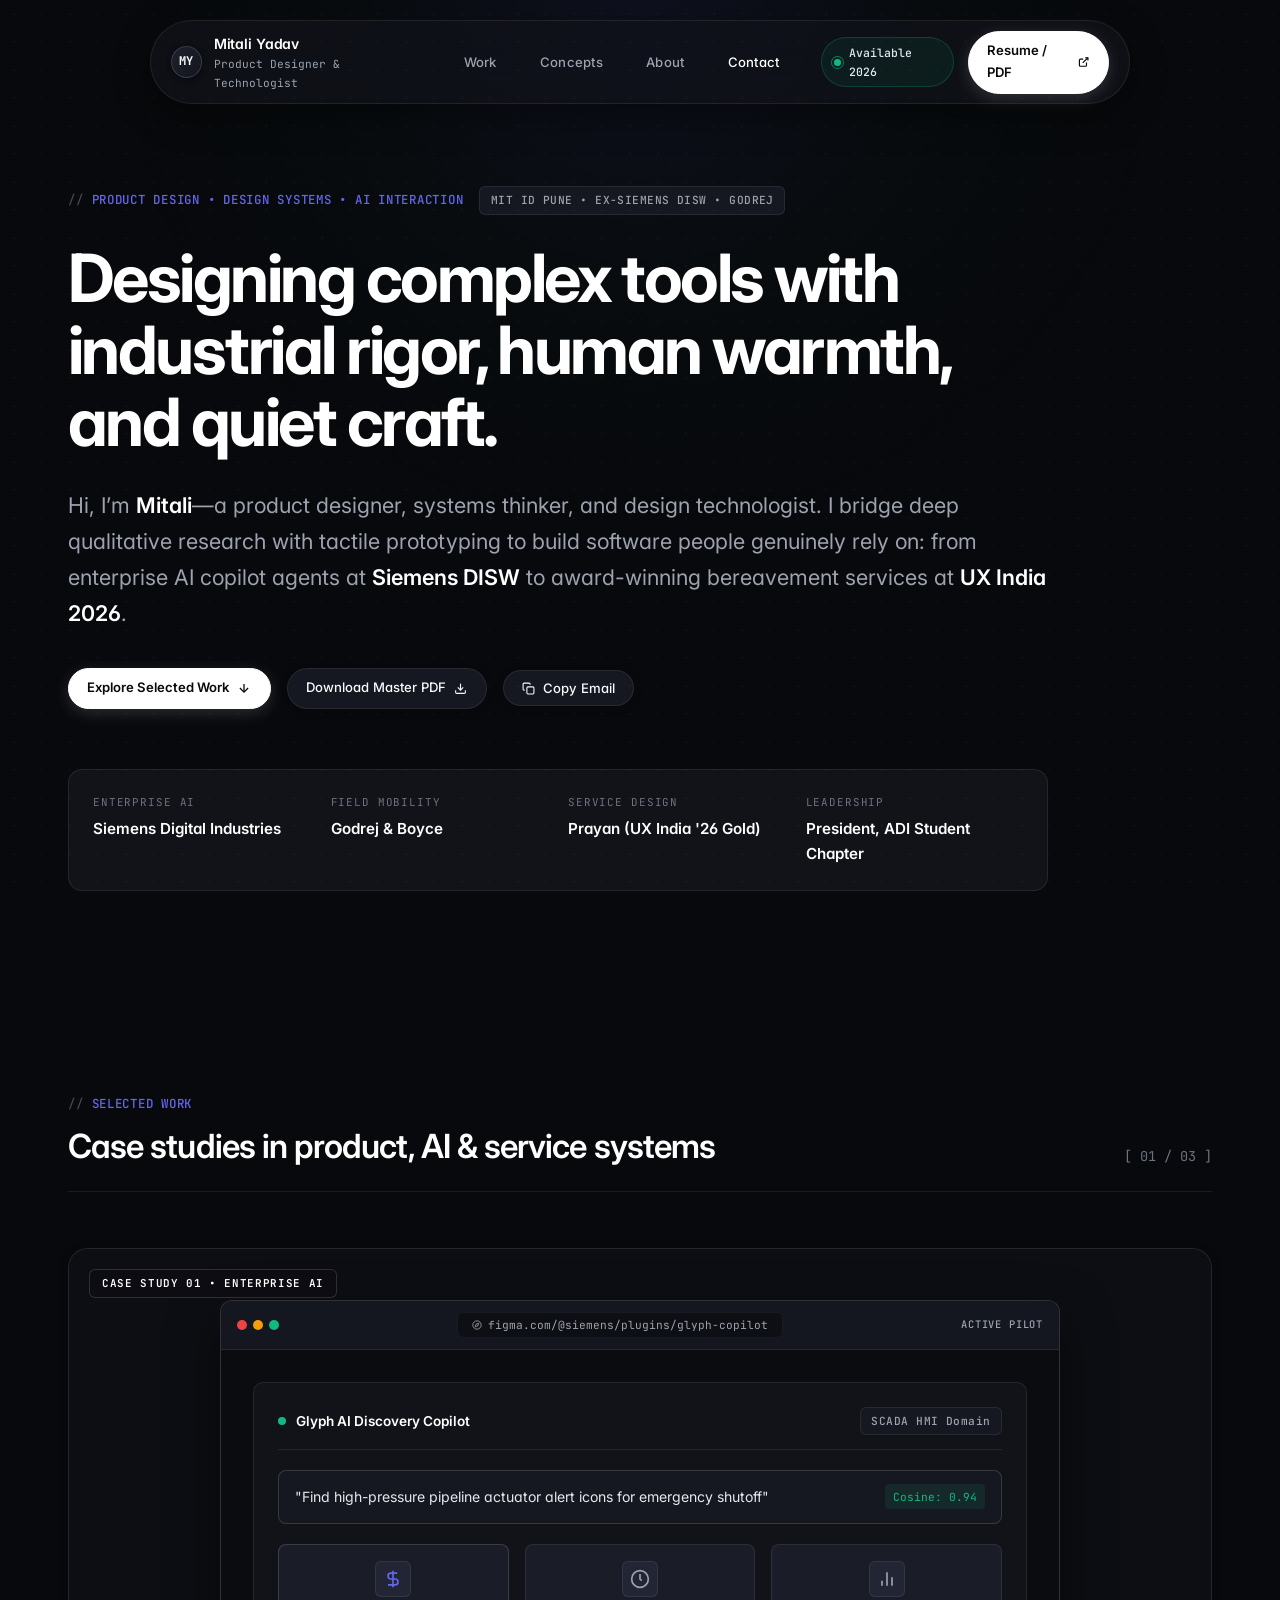
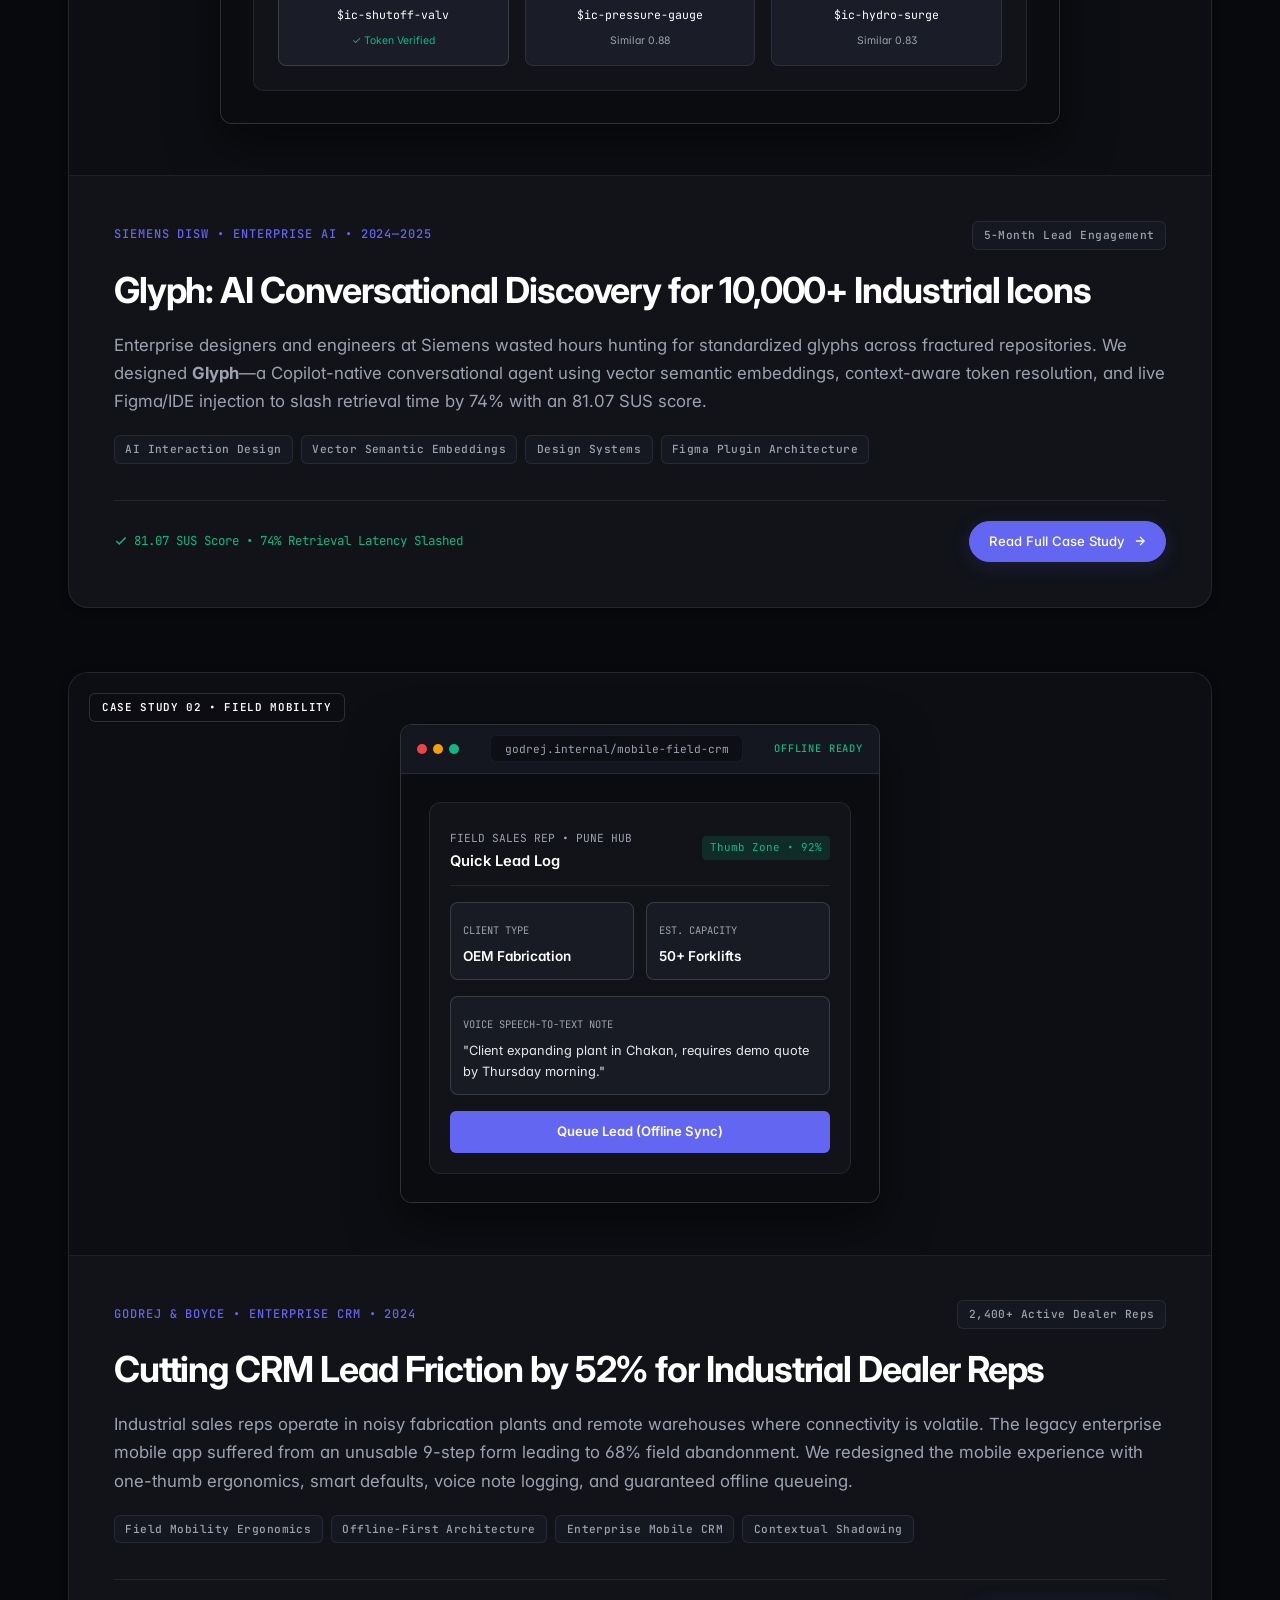
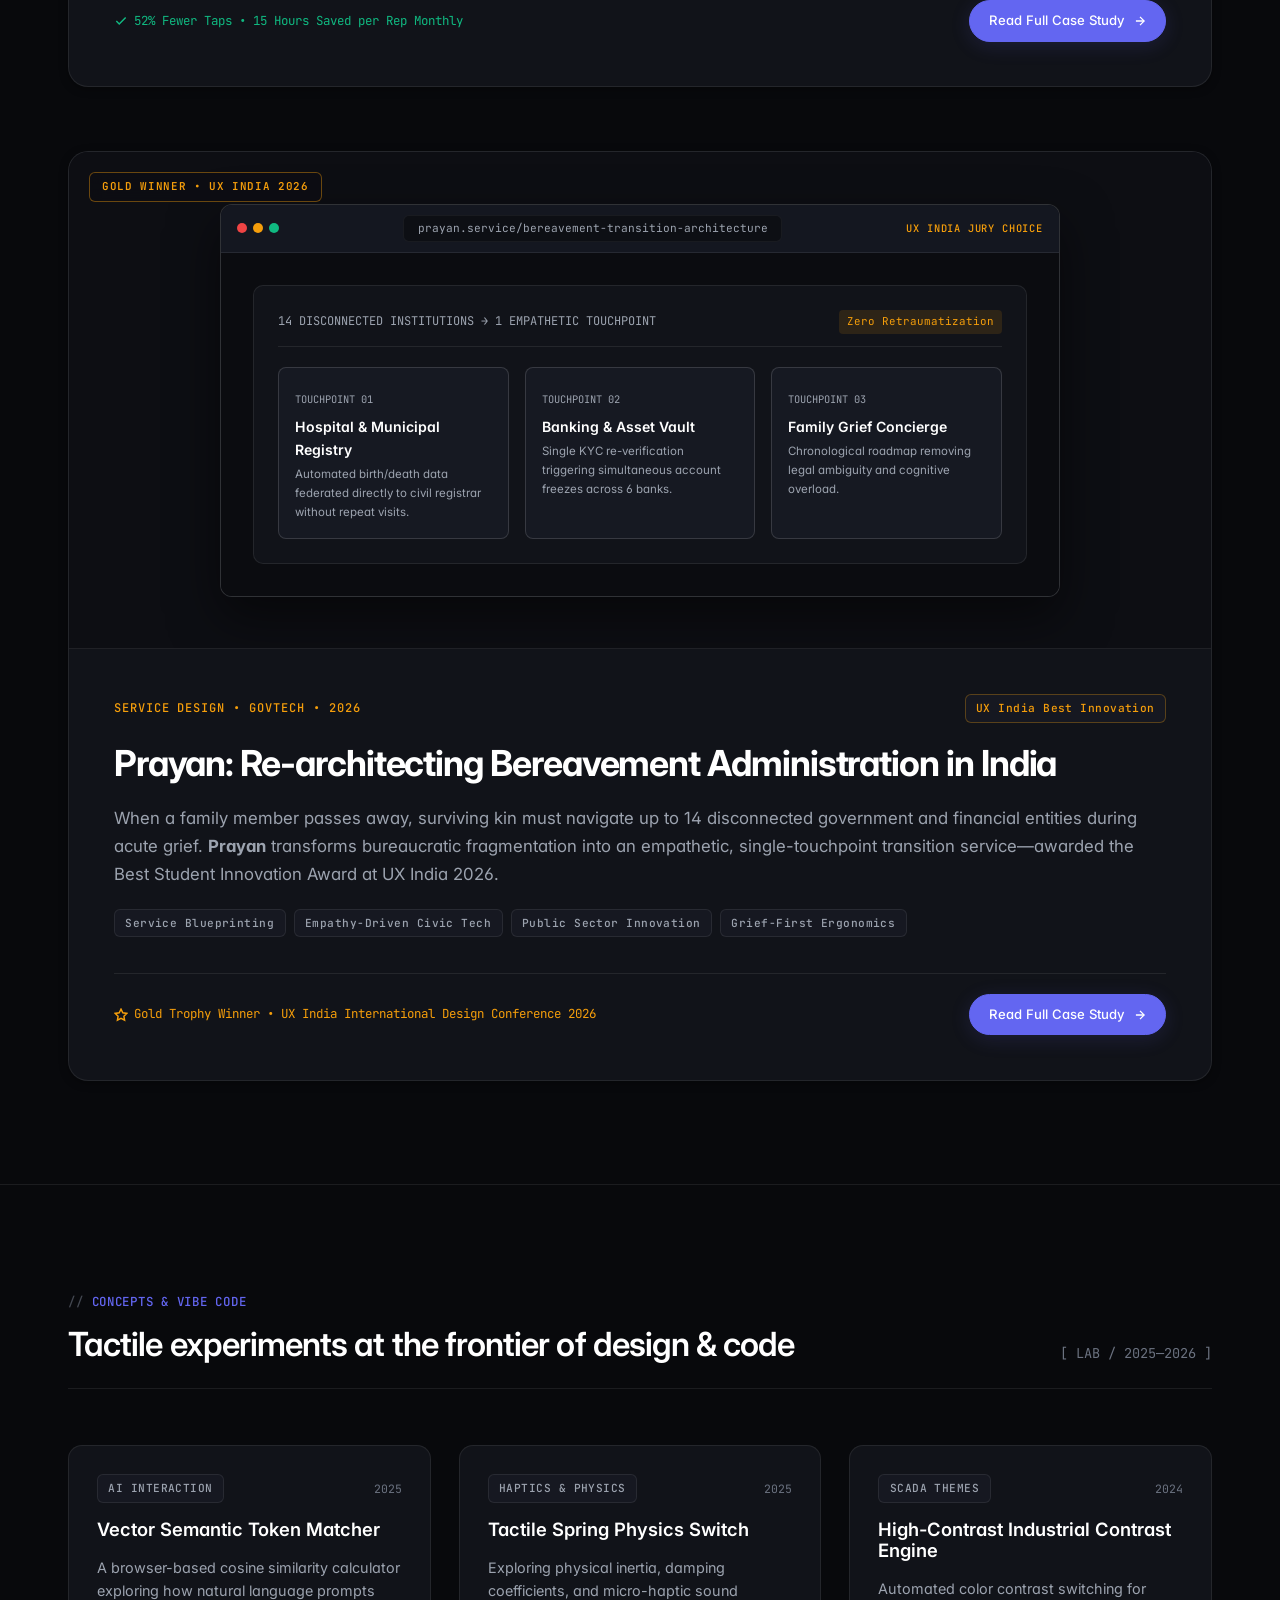
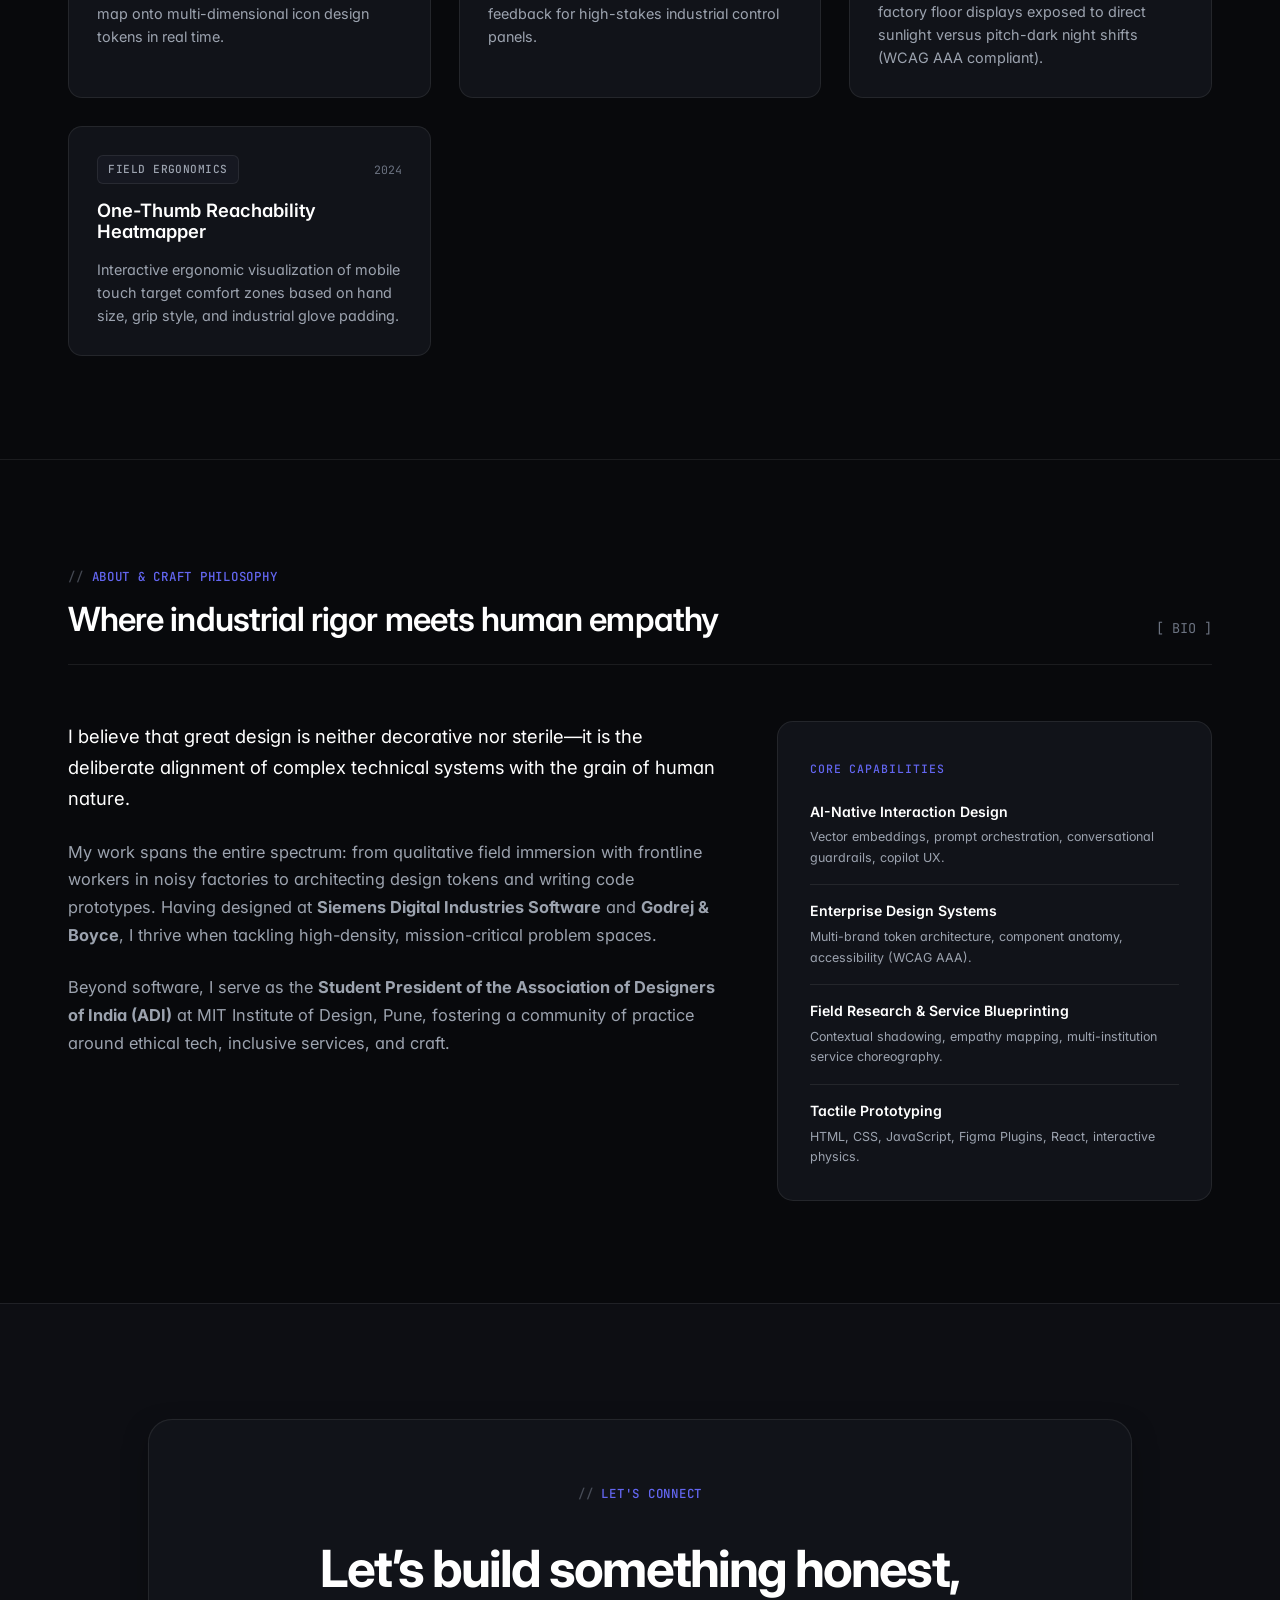
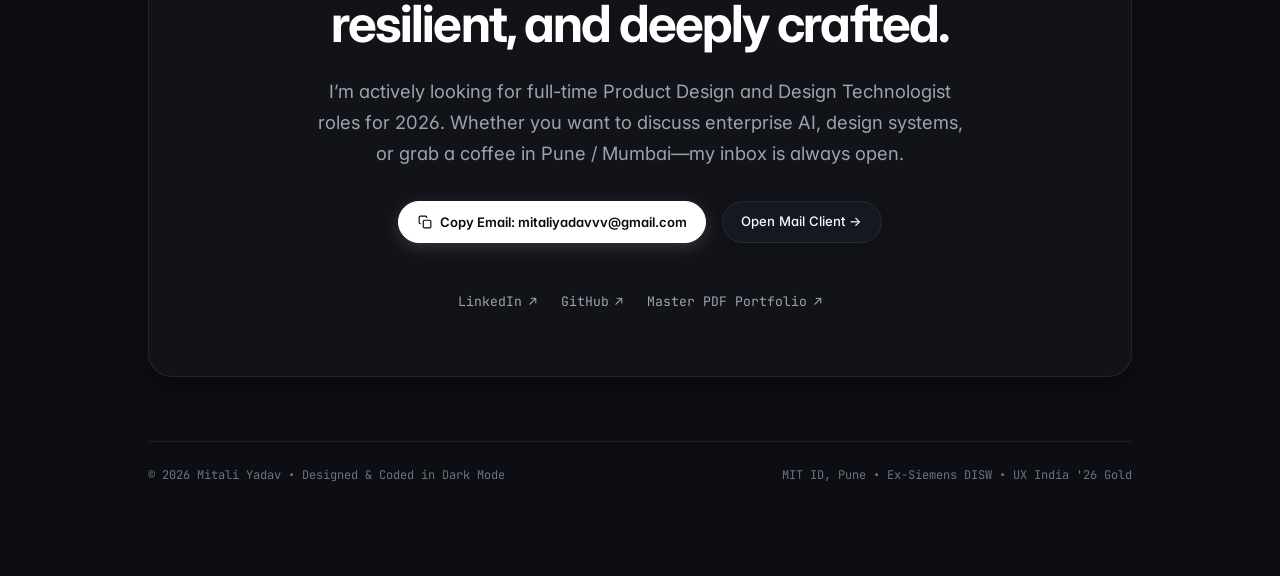
<file: index.html>
<!DOCTYPE html>
<html lang="en">
<head>
  <meta charset="UTF-8">
  <meta name="viewport" content="width=device-width, initial-scale=1.0">
  <title>Mitali Yadav — Product Designer &amp; Design Technologist</title>
  <meta name="description" content="Portfolio of Mitali Yadav — Product Designer, Systems Thinker, and Design Technologist. Ex-Siemens DISW, Godrej, UX India '26 Gold Winner.">
  <link rel="stylesheet" href="styles.css">
  <link rel="preconnect" href="https://fonts.googleapis.com">
  <link rel="preconnect" href="https://fonts.gstatic.com" crossorigin>
</head>
<body>

  <!-- ========================================================================
       FLOATING PILL NAVIGATION (Daksh Mewati & Kailash B Benchmark)
       ======================================================================== -->
  <header class="site-header">
    <div class="nav-inner">
      <a href="index.html" class="brand" aria-label="Mitali Yadav Home">
        <div class="brand-monogram">MY</div>
        <div class="brand-details">
          <span class="brand-name">Mitali Yadav</span>
          <span class="brand-role">Product Designer &amp; Technologist</span>
        </div>
      </a>

      <nav aria-label="Main Navigation">
        <ul class="nav-links">
          <li><a href="#work" class="nav-link active">Work</a></li>
          <li><a href="#concepts" class="nav-link">Concepts</a></li>
          <li><a href="#about" class="nav-link">About</a></li>
          <li><a href="#contact" class="nav-link">Contact</a></li>
        </ul>
      </nav>

      <div class="nav-cta-group">
        <div class="status-pill" title="Open to full-time product design roles">
          <span class="status-dot"></span>
          <span>Available 2026</span>
        </div>
        <a href="portfolio for antigrav.pdf" target="_blank" class="btn-pill btn-pill-primary" title="Download Master Portfolio PDF">
          <span>Resume / PDF</span>
          <svg width="12" height="12" viewBox="0 0 24 24" fill="none" stroke="currentColor" stroke-width="2.5"><path d="M18 13v6a2 2 0 0 1-2 2H5a2 2 0 0 1-2-2V8a2 2 0 0 1 2-2h6"></path><polyline points="15 3 21 3 21 9"></polyline><line x1="10" y1="14" x2="21" y2="3"></line></svg>
        </a>
      </div>
    </div>
  </header>

  <main>
    <!-- ========================================================================
         HERO SECTION
         ======================================================================== -->
    <section class="hero-section" id="hero">
      <div class="container">
        <div class="hero-content reveal-on-scroll">
          <div class="hero-meta-strip">
            <span class="section-kicker" style="margin-bottom: 0;">PRODUCT DESIGN &bull; DESIGN SYSTEMS &bull; AI INTERACTION</span>
            <span class="micro-tag">MIT ID PUNE &bull; EX-SIEMENS DISW &bull; GODREJ</span>
          </div>

          <h1 class="display-title">
            Designing complex tools with industrial rigor, human warmth, and quiet craft.
          </h1>

          <p class="hero-lead-text">
            Hi, I’m <strong>Mitali</strong>—a product designer, systems thinker, and design technologist. 
            I bridge deep qualitative research with tactile prototyping to build software people genuinely rely on: 
            from enterprise AI copilot agents at <strong>Siemens DISW</strong> to award-winning bereavement services at <strong>UX India 2026</strong>.
          </p>

          <div class="hero-actions">
            <a href="#work" class="btn-pill btn-pill-primary">
              <span>Explore Selected Work</span>
              <svg width="14" height="14" viewBox="0 0 24 24" fill="none" stroke="currentColor" stroke-width="2.2"><line x1="12" y1="5" x2="12" y2="19"></line><polyline points="19 12 12 19 5 12"></polyline></svg>
            </a>
            <a href="portfolio for antigrav.pdf" target="_blank" class="btn-pill">
              <span>Download Master PDF</span>
              <svg width="13" height="13" viewBox="0 0 24 24" fill="none" stroke="currentColor" stroke-width="2"><path d="M21 15v4a2 2 0 0 1-2 2H5a2 2 0 0 1-2-2v-4"></path><polyline points="7 10 12 15 17 10"></polyline><line x1="12" y1="15" x2="12" y2="3"></line></svg>
            </a>
            <button class="btn-pill" data-copy-email="mitaliyadavvv@gmail.com" title="Click to copy email address">
              <svg width="13" height="13" viewBox="0 0 24 24" fill="none" stroke="currentColor" stroke-width="2"><rect x="9" y="9" width="13" height="13" rx="2" ry="2"></rect><path d="M5 15H4a2 2 0 0 1-2-2V4a2 2 0 0 1 2-2h9a2 2 0 0 1 2 2v1"></path></svg>
              <span>Copy Email</span>
            </button>
          </div>

          <!-- Proof Bar -->
          <div class="experience-proof-bar">
            <div class="proof-item">
              <span class="proof-label">Enterprise AI</span>
              <span class="proof-val">Siemens Digital Industries</span>
            </div>
            <div class="proof-item">
              <span class="proof-label">Field Mobility</span>
              <span class="proof-val">Godrej &amp; Boyce</span>
            </div>
            <div class="proof-item">
              <span class="proof-label">Service Design</span>
              <span class="proof-val">Prayan (UX India '26 Gold)</span>
            </div>
            <div class="proof-item">
              <span class="proof-label">Leadership</span>
              <span class="proof-val">President, ADI Student Chapter</span>
            </div>
          </div>
        </div>
      </div>
    </section>

    <!-- ========================================================================
         SELECTED WORK (Kailash B & Daksh Mewati Style)
         ======================================================================== -->
    <section class="section-spacing" id="work">
      <div class="container">
        <div class="section-header-block reveal-on-scroll">
          <div>
            <span class="section-kicker">SELECTED WORK</span>
            <h2 class="section-title">Case studies in product, AI &amp; service systems</h2>
          </div>
          <span class="section-counter">[ 01 / 03 ]</span>
        </div>

        <div class="work-grid">
          
          <!-- ================= PROJECT 01: GLYPH / SIEMENS DISW ================= -->
          <article class="work-card reveal-on-scroll">
            <div class="work-card-media">
              <div class="craft-badge">CASE STUDY 01 &bull; ENTERPRISE AI</div>

              <!-- Interactive Tactile UI Mockup: Glyph Desktop Copilot -->
              <div class="mockup-canvas" style="max-width: 840px;">
                <div class="mockup-header-bar">
                  <div class="mockup-controls">
                    <span class="mockup-dot" style="background:#EF4444;"></span>
                    <span class="mockup-dot" style="background:#F59E0B;"></span>
                    <span class="mockup-dot" style="background:#10B981;"></span>
                  </div>
                  <div class="mockup-address">
                    <svg width="10" height="10" viewBox="0 0 24 24" fill="none" stroke="currentColor" stroke-width="2"><circle cx="12" cy="12" r="10"></circle><polygon points="16.24 7.76 14.12 14.12 7.76 16.24 9.88 9.88 16.24 7.76"></polygon></svg>
                    figma.com/@siemens/plugins/glyph-copilot
                  </div>
                  <span class="micro-label" style="font-size: 0.65rem; color: #9CA3AF;">ACTIVE PILOT</span>
                </div>
                
                <div class="mockup-body" style="padding: 2rem;">
                  <!-- App Interior Mockup -->
                  <div style="background: #111319; border: 1px solid var(--stroke-hairline); border-radius: 10px; padding: 1.5rem; display: flex; flex-direction: column; gap: 1.25rem;">
                    
                    <div style="display: flex; justify-content: space-between; align-items: center; border-bottom: 1px solid var(--stroke-hairline); padding-bottom: 0.85rem;">
                      <div style="display: flex; align-items: center; gap: 0.6rem;">
                        <span style="width: 8px; height: 8px; border-radius: 50%; background: #10B981;"></span>
                        <span style="font-size: 0.85rem; font-weight: 600; color: #FFF;">Glyph AI Discovery Copilot</span>
                      </div>
                      <span class="micro-tag">SCADA HMI Domain</span>
                    </div>

                    <div style="background: #161821; border: 1px solid var(--stroke-subtle); border-radius: 8px; padding: 0.85rem 1rem; display: flex; justify-content: space-between; align-items: center;">
                      <span style="font-size: 0.88rem; color: #E5E7EB; font-family: var(--font-sans);">
                        "Find high-pressure pipeline actuator alert icons for emergency shutoff"
                      </span>
                      <span style="font-family: var(--font-mono); font-size: 0.7rem; color: #10B981; background: rgba(16,185,129,0.1); padding: 0.2rem 0.5rem; border-radius: 4px;">Cosine: 0.94</span>
                    </div>

                    <div style="display: grid; grid-template-columns: repeat(3, 1fr); gap: 1rem;">
                      <div style="background: #1A1D27; border: 1px solid var(--stroke-subtle); border-radius: 8px; padding: 1rem; text-align: center; display: flex; flex-direction: column; align-items: center; gap: 0.5rem;">
                        <div style="width: 36px; height: 36px; background: #222634; border-radius: 6px; display: grid; place-items: center; border: 1px solid var(--stroke-hairline);">
                          <svg width="20" height="20" viewBox="0 0 24 24" fill="none" stroke="#6366F1" stroke-width="2"><path d="M12 2v20"></path><path d="M17 5H9.5a3.5 3.5 0 0 0 0 7h5a3.5 3.5 0 0 1 0 7H6"></path></svg>
                        </div>
                        <span style="font-family: var(--font-mono); font-size: 0.72rem; color: #FFF;">$ic-shutoff-valv</span>
                        <span style="font-size: 0.65rem; color: #10B981;">&check; Token Verified</span>
                      </div>

                      <div style="background: #1A1D27; border: 1px solid var(--stroke-hairline); border-radius: 8px; padding: 1rem; text-align: center; display: flex; flex-direction: column; align-items: center; gap: 0.5rem;">
                        <div style="width: 36px; height: 36px; background: #222634; border-radius: 6px; display: grid; place-items: center; border: 1px solid var(--stroke-hairline);">
                          <svg width="20" height="20" viewBox="0 0 24 24" fill="none" stroke="#9CA3AF" stroke-width="2"><circle cx="12" cy="12" r="10"></circle><polyline points="12 6 12 12 14 14"></polyline></svg>
                        </div>
                        <span style="font-family: var(--font-mono); font-size: 0.72rem; color: #FFF;">$ic-pressure-gauge</span>
                        <span style="font-size: 0.65rem; color: #9CA3AF;">Similar 0.88</span>
                      </div>

                      <div style="background: #1A1D27; border: 1px solid var(--stroke-hairline); border-radius: 8px; padding: 1rem; text-align: center; display: flex; flex-direction: column; align-items: center; gap: 0.5rem;">
                        <div style="width: 36px; height: 36px; background: #222634; border-radius: 6px; display: grid; place-items: center; border: 1px solid var(--stroke-hairline);">
                          <svg width="20" height="20" viewBox="0 0 24 24" fill="none" stroke="#9CA3AF" stroke-width="2"><path d="M18 20V10"></path><path d="M12 20V4"></path><path d="M6 20v-6"></path></svg>
                        </div>
                        <span style="font-family: var(--font-mono); font-size: 0.72rem; color: #FFF;">$ic-hydro-surge</span>
                        <span style="font-size: 0.65rem; color: #9CA3AF;">Similar 0.83</span>
                      </div>
                    </div>

                  </div>
                </div>
              </div>
            </div>

            <div class="work-card-content">
              <div class="project-meta-row">
                <span class="project-specs-line">SIEMENS DISW &bull; ENTERPRISE AI &bull; 2024—2025</span>
                <span class="micro-tag">5-Month Lead Engagement</span>
              </div>

              <h3 class="work-card-title">
                Glyph: AI Conversational Discovery for 10,000+ Industrial Icons
              </h3>

              <p class="work-card-desc">
                Enterprise designers and engineers at Siemens wasted hours hunting for standardized glyphs across fractured repositories. 
                We designed <strong>Glyph</strong>—a Copilot-native conversational agent using vector semantic embeddings, 
                context-aware token resolution, and live Figma/IDE injection to slash retrieval time by 74% with an 81.07 SUS score.
              </p>

              <div class="work-card-tags">
                <span class="micro-tag">AI Interaction Design</span>
                <span class="micro-tag">Vector Semantic Embeddings</span>
                <span class="micro-tag">Design Systems</span>
                <span class="micro-tag">Figma Plugin Architecture</span>
              </div>

              <div class="work-card-footer">
                <div class="metric-pill">
                  <svg width="14" height="14" viewBox="0 0 24 24" fill="none" stroke="currentColor" stroke-width="2.5"><polyline points="20 6 9 17 4 12"></polyline></svg>
                  <span>81.07 SUS Score &bull; 74% Retrieval Latency Slashed</span>
                </div>
                <a href="glyph.html" class="btn-pill btn-pill-indigo">
                  <span>Read Full Case Study</span>
                  <svg width="14" height="14" viewBox="0 0 24 24" fill="none" stroke="currentColor" stroke-width="2.2"><path d="M5 12h14"></path><path d="M12 5l7 7-7 7"></path></svg>
                </a>
              </div>
            </div>
          </article>

          <!-- ================= PROJECT 02: GODREJ & BOYCE ================= -->
          <article class="work-card reveal-on-scroll">
            <div class="work-card-media">
              <div class="craft-badge">CASE STUDY 02 &bull; FIELD MOBILITY</div>

              <!-- Mobile Interface Preview Mockup -->
              <div class="mockup-canvas" style="max-width: 480px;">
                <div class="mockup-header-bar">
                  <div class="mockup-controls">
                    <span class="mockup-dot" style="background:#EF4444;"></span>
                    <span class="mockup-dot" style="background:#F59E0B;"></span>
                    <span class="mockup-dot" style="background:#10B981;"></span>
                  </div>
                  <div class="mockup-address">
                    godrej.internal/mobile-field-crm
                  </div>
                  <span class="micro-label" style="font-size: 0.65rem; color: #10B981;">OFFLINE READY</span>
                </div>

                <div class="mockup-body" style="padding: 1.75rem;">
                  <div style="background: #111319; border: 1px solid var(--stroke-hairline); border-radius: 12px; padding: 1.25rem; display: flex; flex-direction: column; gap: 1rem;">
                    
                    <div style="display: flex; justify-content: space-between; align-items: center; border-bottom: 1px solid var(--stroke-hairline); padding-bottom: 0.75rem;">
                      <div>
                        <span style="font-size: 0.7rem; color: var(--ink-secondary); font-family: var(--font-mono);">FIELD SALES REP &bull; PUNE HUB</span>
                        <div style="font-size: 0.92rem; font-weight: 600; color: #FFF;">Quick Lead Log</div>
                      </div>
                      <span style="background: rgba(16,185,129,0.15); color: #10B981; font-family: var(--font-mono); font-size: 0.68rem; padding: 0.2rem 0.5rem; border-radius: 4px;">Thumb Zone &bull; 92%</span>
                    </div>

                    <!-- Single Thumb Quick Action Bar -->
                    <div style="display: grid; grid-template-columns: 1fr 1fr; gap: 0.75rem;">
                      <div style="background: #181B24; border: 1px solid var(--stroke-subtle); border-radius: 8px; padding: 0.75rem;">
                        <span style="font-family: var(--font-mono); font-size: 0.65rem; color: #9CA3AF;">CLIENT TYPE</span>
                        <div style="font-size: 0.85rem; font-weight: 600; color: #FFF; margin-top: 0.2rem;">OEM Fabrication</div>
                      </div>
                      <div style="background: #181B24; border: 1px solid var(--stroke-subtle); border-radius: 8px; padding: 0.75rem;">
                        <span style="font-family: var(--font-mono); font-size: 0.65rem; color: #9CA3AF;">EST. CAPACITY</span>
                        <div style="font-size: 0.85rem; font-weight: 600; color: #FFF; margin-top: 0.2rem;">50+ Forklifts</div>
                      </div>
                    </div>

                    <div style="background: #181B24; border: 1px solid var(--stroke-subtle); border-radius: 8px; padding: 0.75rem;">
                      <span style="font-family: var(--font-mono); font-size: 0.65rem; color: #9CA3AF;">VOICE SPEECH-TO-TEXT NOTE</span>
                      <p style="font-size: 0.8rem; color: #E5E7EB; margin-top: 0.25rem;">"Client expanding plant in Chakan, requires demo quote by Thursday morning."</p>
                    </div>

                    <div style="display: flex; gap: 0.5rem;">
                      <div style="flex: 1; background: #6366F1; color: #FFF; padding: 0.65rem; border-radius: 6px; text-align: center; font-size: 0.82rem; font-weight: 600;">
                        Queue Lead (Offline Sync)
                      </div>
                    </div>

                  </div>
                </div>
              </div>
            </div>

            <div class="work-card-content">
              <div class="project-meta-row">
                <span class="project-specs-line">GODREJ &amp; BOYCE &bull; ENTERPRISE CRM &bull; 2024</span>
                <span class="micro-tag">2,400+ Active Dealer Reps</span>
              </div>

              <h3 class="work-card-title">
                Cutting CRM Lead Friction by 52% for Industrial Dealer Reps
              </h3>

              <p class="work-card-desc">
                Industrial sales reps operate in noisy fabrication plants and remote warehouses where connectivity is volatile. 
                The legacy enterprise mobile app suffered from an unusable 9-step form leading to 68% field abandonment. 
                We redesigned the mobile experience with one-thumb ergonomics, smart defaults, voice note logging, and guaranteed offline queueing.
              </p>

              <div class="work-card-tags">
                <span class="micro-tag">Field Mobility Ergonomics</span>
                <span class="micro-tag">Offline-First Architecture</span>
                <span class="micro-tag">Enterprise Mobile CRM</span>
                <span class="micro-tag">Contextual Shadowing</span>
              </div>

              <div class="work-card-footer">
                <div class="metric-pill">
                  <svg width="14" height="14" viewBox="0 0 24 24" fill="none" stroke="currentColor" stroke-width="2.5"><polyline points="20 6 9 17 4 12"></polyline></svg>
                  <span>52% Fewer Taps &bull; 15 Hours Saved per Rep Monthly</span>
                </div>
                <a href="godrej.html" class="btn-pill btn-pill-indigo">
                  <span>Read Full Case Study</span>
                  <svg width="14" height="14" viewBox="0 0 24 24" fill="none" stroke="currentColor" stroke-width="2.2"><path d="M5 12h14"></path><path d="M12 5l7 7-7 7"></path></svg>
                </a>
              </div>
            </div>
          </article>

          <!-- ================= PROJECT 03: PRAYAN ================= -->
          <article class="work-card reveal-on-scroll">
            <div class="work-card-media">
              <div class="craft-badge" style="border-color: rgba(245, 158, 11, 0.4); color: #F59E0B;">
                GOLD WINNER &bull; UX INDIA 2026
              </div>

              <!-- Service Blueprint Canvas Preview -->
              <div class="mockup-canvas" style="max-width: 840px;">
                <div class="mockup-header-bar">
                  <div class="mockup-controls">
                    <span class="mockup-dot" style="background:#EF4444;"></span>
                    <span class="mockup-dot" style="background:#F59E0B;"></span>
                    <span class="mockup-dot" style="background:#10B981;"></span>
                  </div>
                  <div class="mockup-address">
                    prayan.service/bereavement-transition-architecture
                  </div>
                  <span class="micro-label" style="font-size: 0.65rem; color: #F59E0B;">UX INDIA JURY CHOICE</span>
                </div>

                <div class="mockup-body" style="padding: 2rem;">
                  <div style="background: #111319; border: 1px solid var(--stroke-hairline); border-radius: 10px; padding: 1.5rem; display: flex; flex-direction: column; gap: 1.25rem;">
                    
                    <div style="display: flex; justify-content: space-between; align-items: center; border-bottom: 1px solid var(--stroke-hairline); padding-bottom: 0.75rem;">
                      <span style="font-family: var(--font-mono); font-size: 0.75rem; color: #9CA3AF;">14 DISCONNECTED INSTITUTIONS &rarr; 1 EMPATHETIC TOUCHPOINT</span>
                      <span style="background: rgba(245,158,11,0.12); color: #F59E0B; font-family: var(--font-mono); font-size: 0.68rem; padding: 0.2rem 0.5rem; border-radius: 4px;">Zero Retraumatization</span>
                    </div>

                    <div style="display: grid; grid-template-columns: repeat(3, 1fr); gap: 1rem;">
                      <div style="background: #161922; border: 1px solid var(--stroke-subtle); border-radius: 8px; padding: 1rem;">
                        <span style="font-family: var(--font-mono); font-size: 0.65rem; color: #9CA3AF;">TOUCHPOINT 01</span>
                        <div style="font-size: 0.88rem; font-weight: 600; color: #FFF; margin: 0.25rem 0;">Hospital &amp; Municipal Registry</div>
                        <p style="font-size: 0.72rem; color: var(--ink-secondary);">Automated birth/death data federated directly to civil registrar without repeat visits.</p>
                      </div>

                      <div style="background: #161922; border: 1px solid var(--stroke-subtle); border-radius: 8px; padding: 1rem;">
                        <span style="font-family: var(--font-mono); font-size: 0.65rem; color: #9CA3AF;">TOUCHPOINT 02</span>
                        <div style="font-size: 0.88rem; font-weight: 600; color: #FFF; margin: 0.25rem 0;">Banking &amp; Asset Vault</div>
                        <p style="font-size: 0.72rem; color: var(--ink-secondary);">Single KYC re-verification triggering simultaneous account freezes across 6 banks.</p>
                      </div>

                      <div style="background: #161922; border: 1px solid var(--stroke-subtle); border-radius: 8px; padding: 1rem;">
                        <span style="font-family: var(--font-mono); font-size: 0.65rem; color: #9CA3AF;">TOUCHPOINT 03</span>
                        <div style="font-size: 0.88rem; font-weight: 600; color: #FFF; margin: 0.25rem 0;">Family Grief Concierge</div>
                        <p style="font-size: 0.72rem; color: var(--ink-secondary);">Chronological roadmap removing legal ambiguity and cognitive overload.</p>
                      </div>
                    </div>

                  </div>
                </div>
              </div>
            </div>

            <div class="work-card-content">
              <div class="project-meta-row">
                <span class="project-specs-line" style="color: #F59E0B;">SERVICE DESIGN &bull; GOVTECH &bull; 2026</span>
                <span class="micro-tag" style="border-color: rgba(245, 158, 11, 0.3); color: #F59E0B;">UX India Best Innovation</span>
              </div>

              <h3 class="work-card-title">
                Prayan: Re-architecting Bereavement Administration in India
              </h3>

              <p class="work-card-desc">
                When a family member passes away, surviving kin must navigate up to 14 disconnected government and financial entities during acute grief. 
                <strong>Prayan</strong> transforms bureaucratic fragmentation into an empathetic, single-touchpoint transition service—awarded the Best Student Innovation Award at UX India 2026.
              </p>

              <div class="work-card-tags">
                <span class="micro-tag">Service Blueprinting</span>
                <span class="micro-tag">Empathy-Driven Civic Tech</span>
                <span class="micro-tag">Public Sector Innovation</span>
                <span class="micro-tag">Grief-First Ergonomics</span>
              </div>

              <div class="work-card-footer">
                <div class="metric-pill" style="color: #F59E0B;">
                  <svg width="14" height="14" viewBox="0 0 24 24" fill="none" stroke="currentColor" stroke-width="2.5"><polygon points="12 2 15.09 8.26 22 9.27 17 14.14 18.18 21.02 12 17.77 5.82 21.02 7 14.14 2 9.27 8.91 8.26 12 2"></polygon></svg>
                  <span>Gold Trophy Winner &bull; UX India International Design Conference 2026</span>
                </div>
                <a href="prayan.html" class="btn-pill btn-pill-indigo">
                  <span>Read Full Case Study</span>
                  <svg width="14" height="14" viewBox="0 0 24 24" fill="none" stroke="currentColor" stroke-width="2.2"><path d="M5 12h14"></path><path d="M12 5l7 7-7 7"></path></svg>
                </a>
              </div>
            </div>
          </article>

        </div>
      </div>
    </section>

    <!-- ========================================================================
         CONCEPTS & VIBE CODE (Kailash B style)
         ======================================================================== -->
    <section class="section-spacing border-t-hairline" id="concepts">
      <div class="container">
        <div class="section-header-block reveal-on-scroll">
          <div>
            <span class="section-kicker">CONCEPTS &amp; VIBE CODE</span>
            <h2 class="section-title">Tactile experiments at the frontier of design &amp; code</h2>
          </div>
          <span class="section-counter">[ LAB / 2025—2026 ]</span>
        </div>

        <div class="concepts-grid">
          
          <div class="concept-card reveal-on-scroll">
            <div class="concept-card-header">
              <span class="micro-tag">AI INTERACTION</span>
              <span style="font-family: var(--font-mono); font-size: 0.72rem; color: var(--ink-tertiary);">2025</span>
            </div>
            <h4 class="concept-card-title">Vector Semantic Token Matcher</h4>
            <p class="concept-card-body">
              A browser-based cosine similarity calculator exploring how natural language prompts map onto multi-dimensional icon design tokens in real time.
            </p>
          </div>

          <div class="concept-card reveal-on-scroll">
            <div class="concept-card-header">
              <span class="micro-tag">HAPTICS &amp; PHYSICS</span>
              <span style="font-family: var(--font-mono); font-size: 0.72rem; color: var(--ink-tertiary);">2025</span>
            </div>
            <h4 class="concept-card-title">Tactile Spring Physics Switch</h4>
            <p class="concept-card-body">
              Exploring physical inertia, damping coefficients, and micro-haptic sound feedback for high-stakes industrial control panels.
            </p>
          </div>

          <div class="concept-card reveal-on-scroll">
            <div class="concept-card-header">
              <span class="micro-tag">SCADA THEMES</span>
              <span style="font-family: var(--font-mono); font-size: 0.72rem; color: var(--ink-tertiary);">2024</span>
            </div>
            <h4 class="concept-card-title">High-Contrast Industrial Contrast Engine</h4>
            <p class="concept-card-body">
              Automated color contrast switching for factory floor displays exposed to direct sunlight versus pitch-dark night shifts (WCAG AAA compliant).
            </p>
          </div>

          <div class="concept-card reveal-on-scroll">
            <div class="concept-card-header">
              <span class="micro-tag">FIELD ERGONOMICS</span>
              <span style="font-family: var(--font-mono); font-size: 0.72rem; color: var(--ink-tertiary);">2024</span>
            </div>
            <h4 class="concept-card-title">One-Thumb Reachability Heatmapper</h4>
            <p class="concept-card-body">
              Interactive ergonomic visualization of mobile touch target comfort zones based on hand size, grip style, and industrial glove padding.
            </p>
          </div>

        </div>
      </div>
    </section>

    <!-- ========================================================================
         ABOUT & PHILOSOPHY SECTION (Daksh Mewati Benchmark)
         ======================================================================== -->
    <section class="section-spacing border-t-hairline" id="about">
      <div class="container">
        <div class="section-header-block reveal-on-scroll">
          <div>
            <span class="section-kicker">ABOUT &amp; CRAFT PHILOSOPHY</span>
            <h2 class="section-title">Where industrial rigor meets human empathy</h2>
          </div>
          <span class="section-counter">[ BIO ]</span>
        </div>

        <div style="display: grid; grid-template-columns: 1.2fr 0.8fr; gap: 3.5rem; align-items: start;" class="reveal-on-scroll">
          <div>
            <p class="body-lead" style="margin-bottom: 1.5rem; color: #FFF;">
              I believe that great design is neither decorative nor sterile—it is the deliberate alignment of complex technical systems with the grain of human nature.
            </p>
            <p class="body-text" style="margin-bottom: 1.5rem;">
              My work spans the entire spectrum: from qualitative field immersion with frontline workers in noisy factories to architecting design tokens and writing code prototypes. 
              Having designed at <strong>Siemens Digital Industries Software</strong> and <strong>Godrej &amp; Boyce</strong>, I thrive when tackling high-density, mission-critical problem spaces.
            </p>
            <p class="body-text">
              Beyond software, I serve as the <strong>Student President of the Association of Designers of India (ADI)</strong> at MIT Institute of Design, Pune, fostering a community of practice around ethical tech, inclusive services, and craft.
            </p>
          </div>

          <div style="background: var(--surface); border: 1px solid var(--stroke-hairline); border-radius: 16px; padding: 2rem;">
            <span class="micro-label" style="color: var(--accent-indigo); margin-bottom: 1.25rem;">CORE CAPABILITIES</span>
            <div style="display: flex; flex-direction: column; gap: 1rem;">
              <div>
                <span style="font-size: 0.88rem; font-weight: 600; color: #FFF;">AI-Native Interaction Design</span>
                <p style="font-size: 0.78rem; color: var(--ink-secondary); margin-top: 0.2rem;">Vector embeddings, prompt orchestration, conversational guardrails, copilot UX.</p>
              </div>
              <div style="border-top: 1px solid var(--stroke-hairline); padding-top: 0.75rem;">
                <span style="font-size: 0.88rem; font-weight: 600; color: #FFF;">Enterprise Design Systems</span>
                <p style="font-size: 0.78rem; color: var(--ink-secondary); margin-top: 0.2rem;">Multi-brand token architecture, component anatomy, accessibility (WCAG AAA).</p>
              </div>
              <div style="border-top: 1px solid var(--stroke-hairline); padding-top: 0.75rem;">
                <span style="font-size: 0.88rem; font-weight: 600; color: #FFF;">Field Research &amp; Service Blueprinting</span>
                <p style="font-size: 0.78rem; color: var(--ink-secondary); margin-top: 0.2rem;">Contextual shadowing, empathy mapping, multi-institution service choreography.</p>
              </div>
              <div style="border-top: 1px solid var(--stroke-hairline); padding-top: 0.75rem;">
                <span style="font-size: 0.88rem; font-weight: 600; color: #FFF;">Tactile Prototyping</span>
                <p style="font-size: 0.78rem; color: var(--ink-secondary); margin-top: 0.2rem;">HTML, CSS, JavaScript, Figma Plugins, React, interactive physics.</p>
              </div>
            </div>
          </div>
        </div>
      </div>
    </section>

    <!-- ========================================================================
         CONTACT & COLOPHON (Kailash & Daksh Benchmark)
         ======================================================================== -->
    <section class="contact-section" id="contact">
      <div class="container-narrow">
        <div class="contact-card reveal-on-scroll">
          <span class="section-kicker">LET'S CONNECT</span>
          <h2 class="display-title" style="font-size: clamp(2rem, 4vw, 3.25rem); max-width: 24ch;">
            Let’s build something honest, resilient, and deeply crafted.
          </h2>
          <p class="body-lead" style="max-width: 55ch; text-align: center;">
            I’m actively looking for full-time Product Design and Design Technologist roles for 2026. 
            Whether you want to discuss enterprise AI, design systems, or grab a coffee in Pune / Mumbai—my inbox is always open.
          </p>

          <div style="display: flex; gap: 1rem; flex-wrap: wrap; justify-content: center; margin-top: 0.5rem;">
            <button class="btn-pill btn-pill-primary" data-copy-email="mitaliyadavvv@gmail.com">
              <svg width="14" height="14" viewBox="0 0 24 24" fill="none" stroke="currentColor" stroke-width="2"><rect x="9" y="9" width="13" height="13" rx="2" ry="2"></rect><path d="M5 15H4a2 2 0 0 1-2-2V4a2 2 0 0 1 2-2h9a2 2 0 0 1 2 2v1"></path></svg>
              <span>Copy Email: mitaliyadavvv@gmail.com</span>
            </button>
            <a href="mailto:mitaliyadavvv@gmail.com" class="btn-pill">
              <span>Open Mail Client &rarr;</span>
            </a>
          </div>

          <div class="social-links-row">
            <a href="https://linkedin.com/in/mitaliyadavvv" target="_blank" class="social-link">
              <span>LinkedIn</span> ↗
            </a>
            <a href="https://github.com/mitaliyadavvv" target="_blank" class="social-link">
              <span>GitHub</span> ↗
            </a>
            <a href="portfolio for antigrav.pdf" target="_blank" class="social-link">
              <span>Master PDF Portfolio</span> ↗
            </a>
          </div>
        </div>

        <div class="colophon-bar">
          <div>
            <span>&copy; 2026 Mitali Yadav &bull; Designed &amp; Coded in Dark Mode</span>
          </div>
          <div>
            <span>MIT ID, Pune &bull; Ex-Siemens DISW &bull; UX India '26 Gold</span>
          </div>
        </div>
      </div>
    </section>
  </main>

  <!-- Toast Notification -->
  <div class="toast-notice" id="toastNotice">Copied to clipboard</div>

  <script src="script.js"></script>
</body>
</html>
</file>
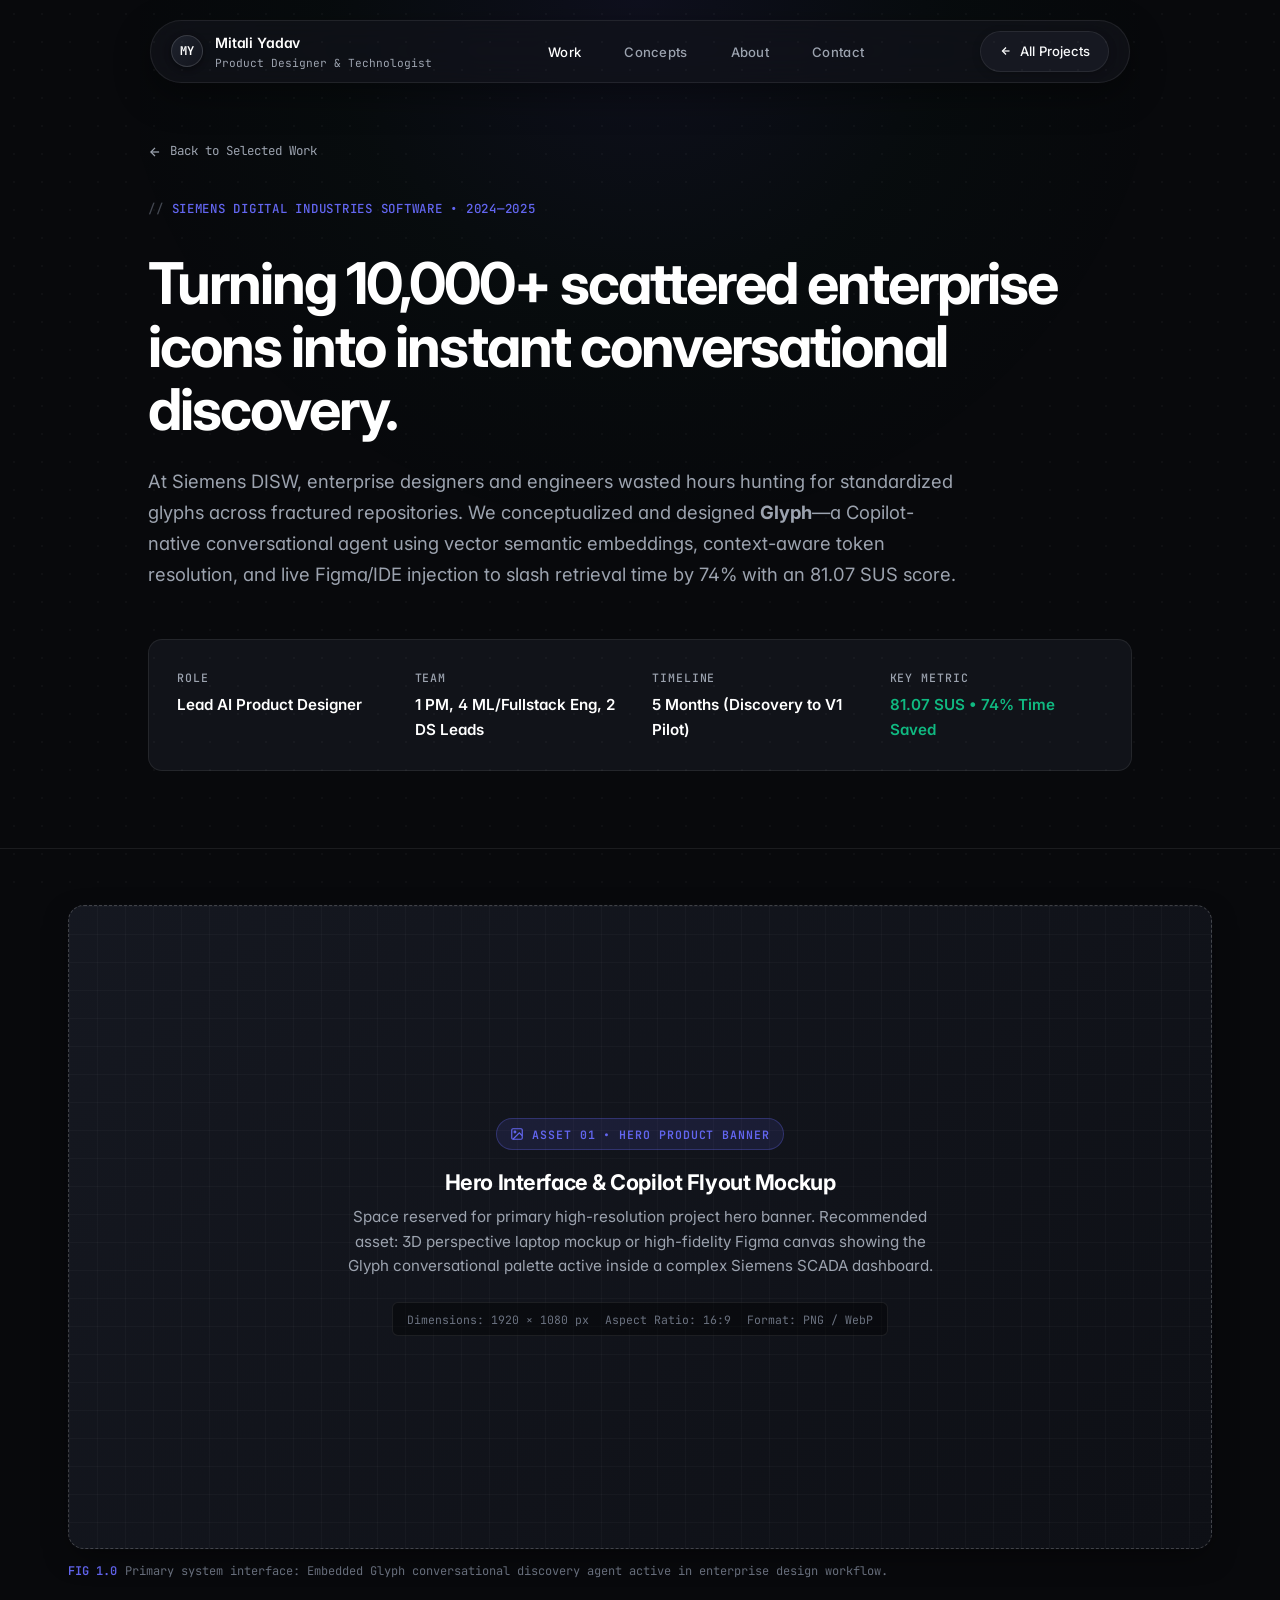
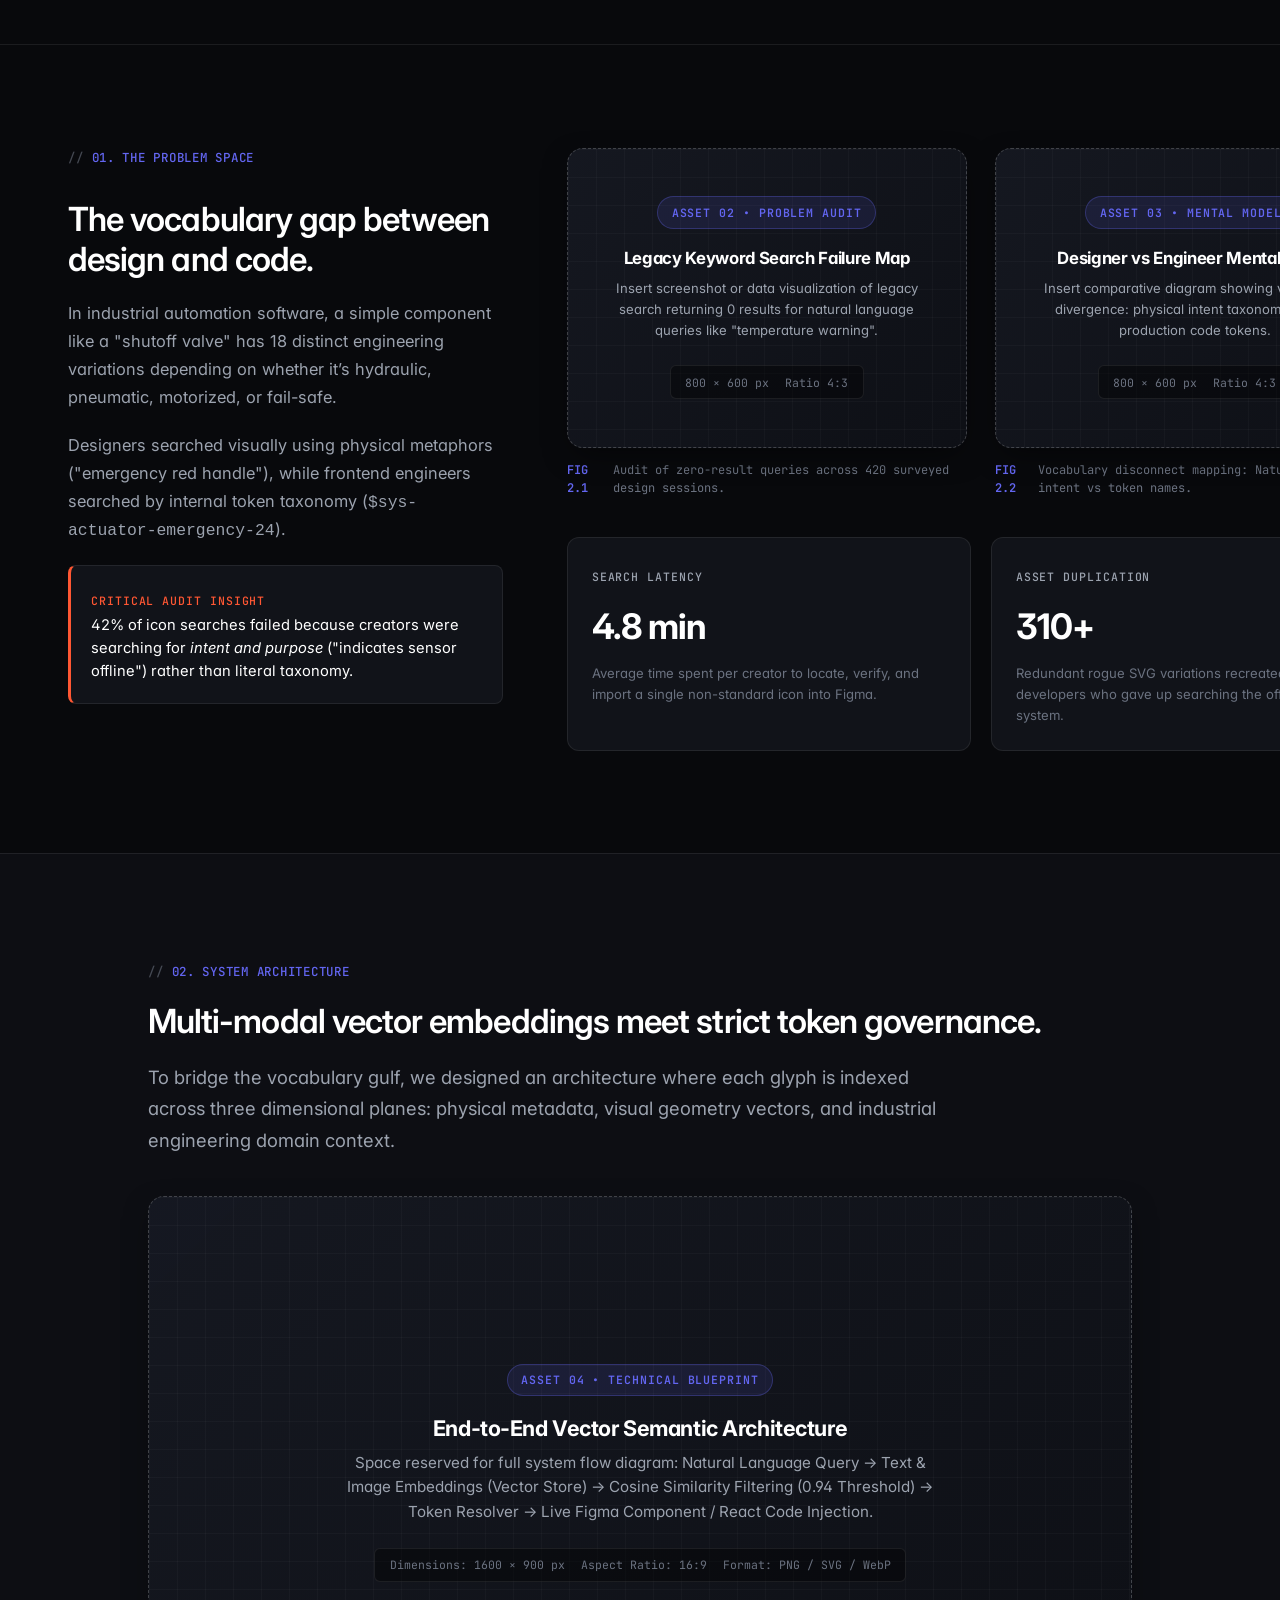
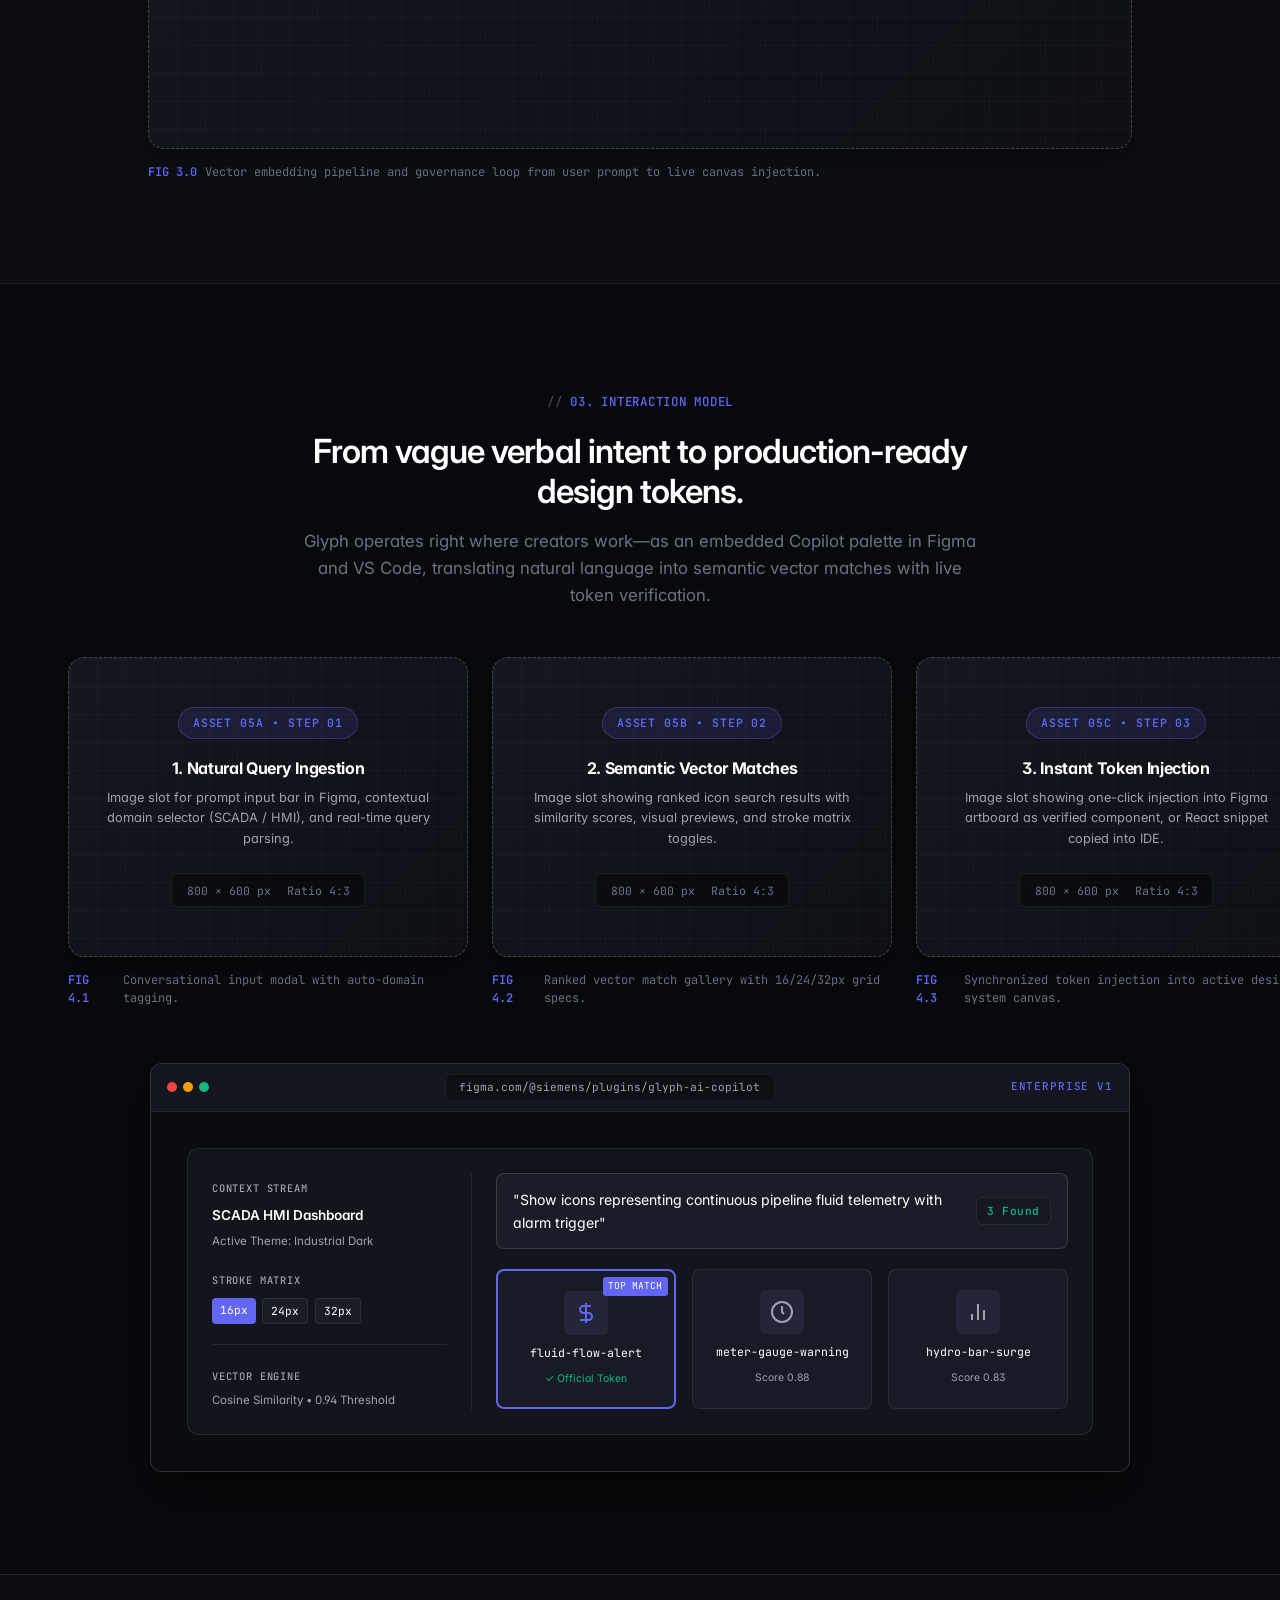
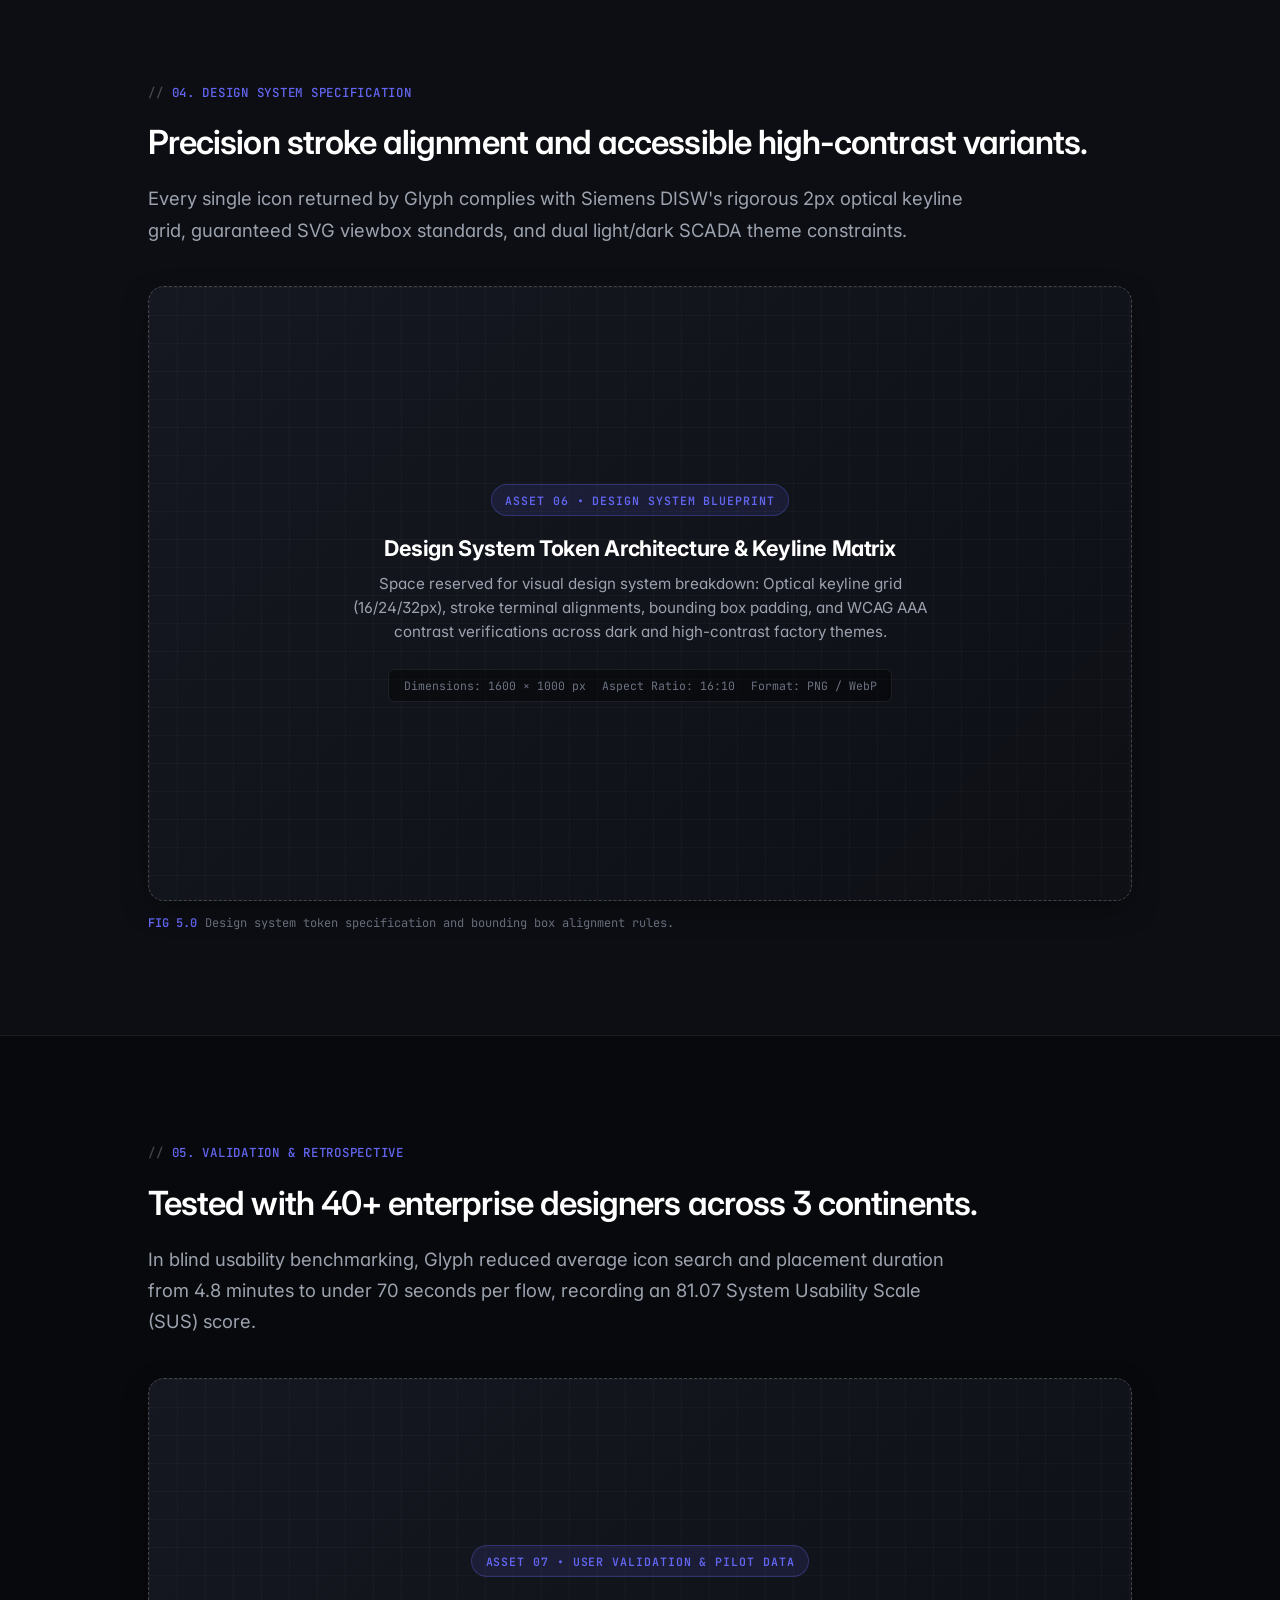
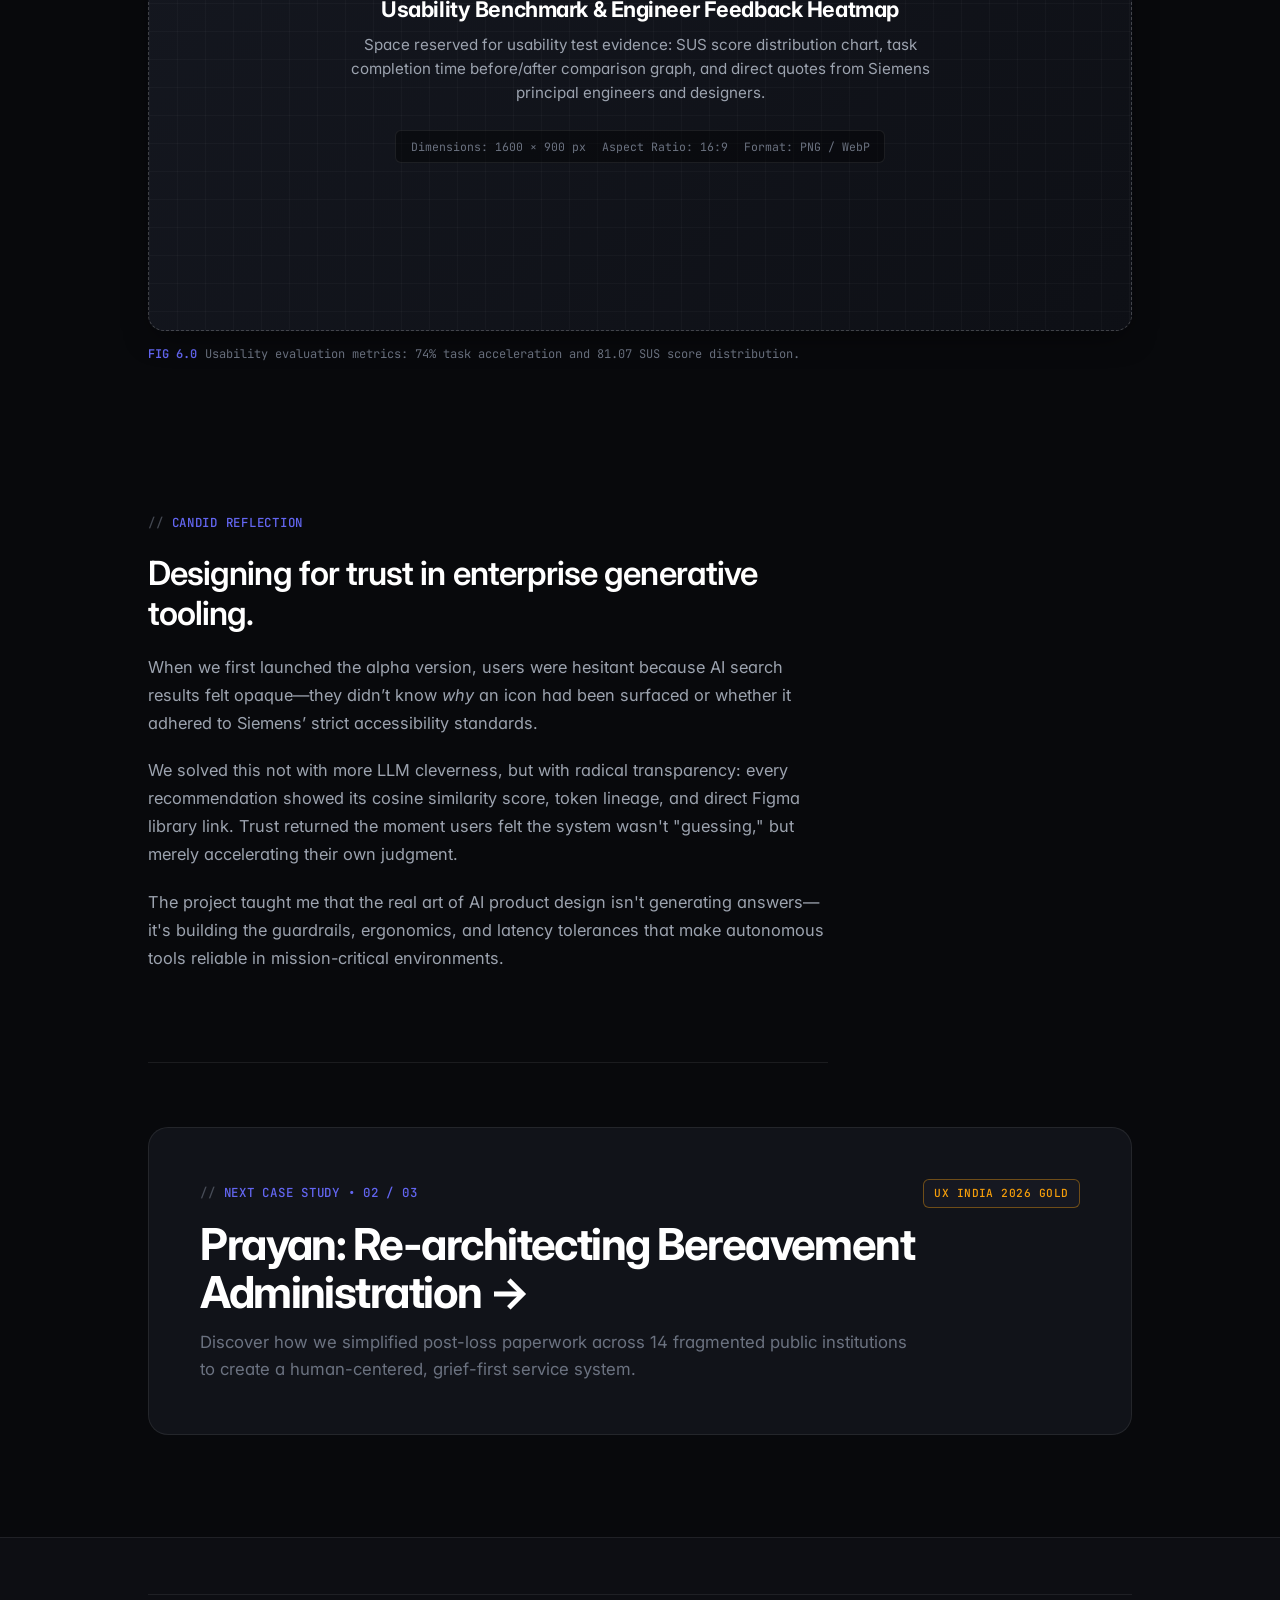
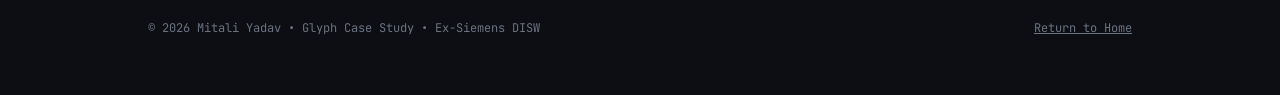
<file: glyph.html>
<!DOCTYPE html>
<html lang="en">
<head>
  <meta charset="UTF-8">
  <meta name="viewport" content="width=device-width, initial-scale=1.0">
  <title>Glyph: AI Icon Discovery Agent — Mitali Yadav</title>
  <meta name="description" content="Editorial case study on Glyph — an enterprise conversational AI copilot for Siemens Digital Industries Software design systems.">
  <link rel="stylesheet" href="styles.css">
  <link rel="preconnect" href="https://fonts.googleapis.com">
  <link rel="preconnect" href="https://fonts.gstatic.com" crossorigin>
</head>
<body>

  <!-- ========================================================================
       FLOATING PILL NAVIGATION
       ======================================================================== -->
  <header class="site-header">
    <div class="nav-inner">
      <a href="index.html" class="brand" aria-label="Mitali Yadav Home">
        <div class="brand-monogram">MY</div>
        <div class="brand-details">
          <span class="brand-name">Mitali Yadav</span>
          <span class="brand-role">Product Designer &amp; Technologist</span>
        </div>
      </a>

      <nav aria-label="Main Navigation">
        <ul class="nav-links">
          <li><a href="index.html#work" class="nav-link active">Work</a></li>
          <li><a href="index.html#concepts" class="nav-link">Concepts</a></li>
          <li><a href="index.html#about" class="nav-link">About</a></li>
          <li><a href="index.html#contact" class="nav-link">Contact</a></li>
        </ul>
      </nav>

      <div class="nav-cta-group">
        <a href="index.html#work" class="btn-pill">
          <svg width="12" height="12" viewBox="0 0 24 24" fill="none" stroke="currentColor" stroke-width="2.5"><path d="M19 12H5"></path><path d="M12 19l-7-7 7-7"></path></svg>
          <span>All Projects</span>
        </a>
      </div>
    </div>
  </header>

  <main>
    <!-- ========================================================================
         CASE STUDY HERO (Benchmark: Daksh Mewati & Kailash B)
         ======================================================================== -->
    <section class="cs-hero">
      <div class="container-narrow">
        <a href="index.html#work" class="cs-breadcrumb">
          <svg width="14" height="14" viewBox="0 0 24 24" fill="none" stroke="currentColor" stroke-width="2.2"><path d="M19 12H5"></path><path d="M12 19l-7-7 7-7"></path></svg>
          <span>Back to Selected Work</span>
        </a>

        <div style="margin-bottom: 1.25rem;">
          <span class="section-kicker">SIEMENS DIGITAL INDUSTRIES SOFTWARE &bull; 2024—2025</span>
        </div>

        <h1 class="case-study-title" style="margin-bottom: 1.5rem;">
          Turning 10,000+ scattered enterprise icons into instant conversational discovery.
        </h1>

        <p class="body-lead">
          At Siemens DISW, enterprise designers and engineers wasted hours hunting for standardized glyphs across fractured repositories. 
          We conceptualized and designed <strong>Glyph</strong>—a Copilot-native conversational agent using vector semantic embeddings, 
          context-aware token resolution, and live Figma/IDE injection to slash retrieval time by 74% with an 81.07 SUS score.
        </p>

        <!-- Clean 4-Column Metadata Strip -->
        <div class="cs-metadata-grid">
          <div class="cs-meta-cell">
            <span class="micro-label">Role</span>
            <span style="font-weight: 600; font-size: 0.95rem; color: #FFF;">Lead AI Product Designer</span>
          </div>
          <div class="cs-meta-cell">
            <span class="micro-label">Team</span>
            <span style="font-weight: 600; font-size: 0.95rem; color: #FFF;">1 PM, 4 ML/Fullstack Eng, 2 DS Leads</span>
          </div>
          <div class="cs-meta-cell">
            <span class="micro-label">Timeline</span>
            <span style="font-weight: 600; font-size: 0.95rem; color: #FFF;">5 Months (Discovery to V1 Pilot)</span>
          </div>
          <div class="cs-meta-cell">
            <span class="micro-label">Key Metric</span>
            <span style="font-weight: 600; font-size: 0.95rem; color: var(--accent-emerald);">81.07 SUS &bull; 74% Time Saved</span>
          </div>
        </div>
      </div>
    </section>

    <!-- ========================================================================
         HERO SHOWCASE PLACEHOLDER (Daksh & Kailash Style Hero Image)
         ======================================================================== -->
    <section class="section-spacing" style="padding-top: 3.5rem; padding-bottom: 4rem;">
      <div class="container">
        <!-- Asset Slot 01: Hero Product Banner -->
        <div class="asset-placeholder aspect-16-9">
          <div class="placeholder-badge">
            <svg width="14" height="14" viewBox="0 0 24 24" fill="none" stroke="currentColor" stroke-width="2"><rect x="3" y="3" width="18" height="18" rx="2" ry="2"></rect><circle cx="8.5" cy="8.5" r="1.5"></circle><polyline points="21 15 16 10 5 21"></polyline></svg>
            <span>ASSET 01 &bull; HERO PRODUCT BANNER</span>
          </div>
          <h3 class="placeholder-title">Hero Interface &amp; Copilot Flyout Mockup</h3>
          <p class="placeholder-desc">
            Space reserved for primary high-resolution project hero banner. Recommended asset: 3D perspective laptop mockup or high-fidelity Figma canvas showing the Glyph conversational palette active inside a complex Siemens SCADA dashboard.
          </p>
          <div class="placeholder-specs">
            <span>Dimensions: 1920 &times; 1080 px</span>
            <span>Aspect Ratio: 16:9</span>
            <span>Format: PNG / WebP</span>
          </div>
        </div>
        <figcaption class="cs-image-caption">
          <span class="caption-num">FIG 1.0</span> Primary system interface: Embedded Glyph conversational discovery agent active in enterprise design workflow.
        </figcaption>
      </div>
    </section>

    <!-- ========================================================================
         CHAPTER 1: THE PROBLEM SPACE & SEARCH FRICTION
         ======================================================================== -->
    <section class="editorial-split-section border-t-hairline">
      <div class="container">
        <div class="editorial-split-grid">
          
          <!-- Sticky Narrative Column (38%) -->
          <div class="split-sticky-narrative">
            <span class="section-kicker">01. THE PROBLEM SPACE</span>
            <h2 class="section-title">The vocabulary gap between design and code.</h2>
            <p class="body-text">
              In industrial automation software, a simple component like a "shutoff valve" has 18 distinct engineering variations depending on whether it’s hydraulic, pneumatic, motorized, or fail-safe.
            </p>
            <p class="body-text">
              Designers searched visually using physical metaphors ("emergency red handle"), while frontend engineers searched by internal token taxonomy (<code>$sys-actuator-emergency-24</code>).
            </p>
            <div style="background: var(--surface); border: 1px solid var(--stroke-hairline); border-left: 3px solid var(--accent-coral); padding: 1.25rem; border-radius: 8px;">
              <span class="micro-label" style="color: var(--accent-coral); margin-bottom: 0.25rem;">CRITICAL AUDIT INSIGHT</span>
              <p style="font-size: 0.92rem; color: #FFF; line-height: 1.55;">
                42% of icon searches failed because creators were searching for <em>intent and purpose</em> ("indicates sensor offline") rather than literal taxonomy.
              </p>
            </div>
          </div>

          <!-- Visual Stream Column (62%) -->
          <div class="split-visual-stream">
            
            <!-- Side-by-Side Asset Slots (Assets 02 & 03) -->
            <div class="placeholder-grid-2">
              <div>
                <div class="asset-placeholder aspect-4-3">
                  <div class="placeholder-badge">ASSET 02 &bull; PROBLEM AUDIT</div>
                  <h4 class="placeholder-title" style="font-size: 1.05rem;">Legacy Keyword Search Failure Map</h4>
                  <p class="placeholder-desc" style="font-size: 0.82rem;">
                    Insert screenshot or data visualization of legacy search returning 0 results for natural language queries like "temperature warning".
                  </p>
                  <div class="placeholder-specs"><span>800 &times; 600 px</span><span>Ratio 4:3</span></div>
                </div>
                <figcaption class="cs-image-caption">
                  <span class="caption-num">FIG 2.1</span> Audit of zero-result queries across 420 surveyed design sessions.
                </figcaption>
              </div>

              <div>
                <div class="asset-placeholder aspect-4-3">
                  <div class="placeholder-badge">ASSET 03 &bull; MENTAL MODELS</div>
                  <h4 class="placeholder-title" style="font-size: 1.05rem;">Designer vs Engineer Mental Model</h4>
                  <p class="placeholder-desc" style="font-size: 0.82rem;">
                    Insert comparative diagram showing vocabulary divergence: physical intent taxonomy versus production code tokens.
                  </p>
                  <div class="placeholder-specs"><span>800 &times; 600 px</span><span>Ratio 4:3</span></div>
                </div>
                <figcaption class="cs-image-caption">
                  <span class="caption-num">FIG 2.2</span> Vocabulary disconnect mapping: Natural language intent vs token names.
                </figcaption>
              </div>
            </div>

            <!-- Quantitative Impact Metrics Grid -->
            <div style="display: grid; grid-template-columns: 1fr 1fr; gap: 1.25rem;">
              <div style="background: var(--surface); border: 1px solid var(--stroke-hairline); padding: 1.5rem; border-radius: 12px;">
                <span class="micro-label">SEARCH LATENCY</span>
                <div style="font-size: 2.2rem; font-weight: 700; margin: 0.5rem 0; letter-spacing: -0.03em; color: #FFF;">4.8 min</div>
                <p class="body-secondary" style="font-size: 0.82rem;">Average time spent per creator to locate, verify, and import a single non-standard icon into Figma.</p>
              </div>

              <div style="background: var(--surface); border: 1px solid var(--stroke-hairline); padding: 1.5rem; border-radius: 12px;">
                <span class="micro-label">ASSET DUPLICATION</span>
                <div style="font-size: 2.2rem; font-weight: 700; margin: 0.5rem 0; letter-spacing: -0.03em; color: #FFF;">310+</div>
                <p class="body-secondary" style="font-size: 0.82rem;">Redundant rogue SVG variations recreated by developers who gave up searching the official design system.</p>
              </div>
            </div>

          </div>
        </div>
      </div>
    </section>

    <!-- ========================================================================
         CHAPTER 2: SYSTEM ARCHITECTURE & VECTOR PIPELINE
         ======================================================================== -->
    <section class="section-spacing border-t-hairline" style="background: var(--canvas-alt);">
      <div class="container-narrow">
        <span class="section-kicker">02. SYSTEM ARCHITECTURE</span>
        <h2 class="section-title" style="margin-top: 0.5rem; margin-bottom: 1.25rem;">
          Multi-modal vector embeddings meet strict token governance.
        </h2>
        <p class="body-lead" style="margin-bottom: 2.5rem;">
          To bridge the vocabulary gulf, we designed an architecture where each glyph is indexed across three dimensional planes: physical metadata, visual geometry vectors, and industrial engineering domain context.
        </p>

        <!-- Asset Slot 04: System Architecture Diagram -->
        <div class="asset-placeholder aspect-16-9">
          <div class="placeholder-badge">ASSET 04 &bull; TECHNICAL BLUEPRINT</div>
          <h3 class="placeholder-title">End-to-End Vector Semantic Architecture</h3>
          <p class="placeholder-desc">
            Space reserved for full system flow diagram: Natural Language Query &rarr; Text &amp; Image Embeddings (Vector Store) &rarr; Cosine Similarity Filtering (0.94 Threshold) &rarr; Token Resolver &rarr; Live Figma Component / React Code Injection.
          </p>
          <div class="placeholder-specs">
            <span>Dimensions: 1600 &times; 900 px</span>
            <span>Aspect Ratio: 16:9</span>
            <span>Format: PNG / SVG / WebP</span>
          </div>
        </div>
        <figcaption class="cs-image-caption">
          <span class="caption-num">FIG 3.0</span> Vector embedding pipeline and governance loop from user prompt to live canvas injection.
        </figcaption>
      </div>
    </section>

    <!-- ========================================================================
         CHAPTER 3: THE EMBEDDED COPILOT WORKFLOW
         ======================================================================== -->
    <section class="section-spacing border-t-hairline">
      <div class="container">
        <div style="text-align: center; max-width: 68ch; margin: 0 auto 3rem auto;">
          <span class="section-kicker">03. INTERACTION MODEL</span>
          <h2 class="section-title" style="margin-top: 0.5rem; margin-bottom: 1rem;">
            From vague verbal intent to production-ready design tokens.
          </h2>
          <p class="body-secondary" style="font-size: 1.05rem;">
            Glyph operates right where creators work—as an embedded Copilot palette in Figma and VS Code, translating natural language into semantic vector matches with live token verification.
          </p>
        </div>

        <!-- 3-Step Interactive Screen Flow (Assets 05A, 05B, 05C) -->
        <div class="placeholder-grid-3">
          <div>
            <div class="asset-placeholder aspect-4-3">
              <div class="placeholder-badge">ASSET 05A &bull; STEP 01</div>
              <h4 class="placeholder-title" style="font-size: 1rem;">1. Natural Query Ingestion</h4>
              <p class="placeholder-desc" style="font-size: 0.8rem;">
                Image slot for prompt input bar in Figma, contextual domain selector (SCADA / HMI), and real-time query parsing.
              </p>
              <div class="placeholder-specs"><span>800 &times; 600 px</span><span>Ratio 4:3</span></div>
            </div>
            <figcaption class="cs-image-caption">
              <span class="caption-num">FIG 4.1</span> Conversational input modal with auto-domain tagging.
            </figcaption>
          </div>

          <div>
            <div class="asset-placeholder aspect-4-3">
              <div class="placeholder-badge">ASSET 05B &bull; STEP 02</div>
              <h4 class="placeholder-title" style="font-size: 1rem;">2. Semantic Vector Matches</h4>
              <p class="placeholder-desc" style="font-size: 0.8rem;">
                Image slot showing ranked icon search results with similarity scores, visual previews, and stroke matrix toggles.
              </p>
              <div class="placeholder-specs"><span>800 &times; 600 px</span><span>Ratio 4:3</span></div>
            </div>
            <figcaption class="cs-image-caption">
              <span class="caption-num">FIG 4.2</span> Ranked vector match gallery with 16/24/32px grid specs.
            </figcaption>
          </div>

          <div>
            <div class="asset-placeholder aspect-4-3">
              <div class="placeholder-badge">ASSET 05C &bull; STEP 03</div>
              <h4 class="placeholder-title" style="font-size: 1rem;">3. Instant Token Injection</h4>
              <p class="placeholder-desc" style="font-size: 0.8rem;">
                Image slot showing one-click injection into Figma artboard as verified component, or React snippet copied into IDE.
              </p>
              <div class="placeholder-specs"><span>800 &times; 600 px</span><span>Ratio 4:3</span></div>
            </div>
            <figcaption class="cs-image-caption">
              <span class="caption-num">FIG 4.3</span> Synchronized token injection into active design system canvas.
            </figcaption>
          </div>
        </div>

        <!-- Tactile Live Copilot Simulator -->
        <div style="margin-top: 3.5rem;">
          <div class="mockup-canvas" style="max-width: 980px; margin: 0 auto;">
            <div class="mockup-header-bar">
              <div class="mockup-controls">
                <span class="mockup-dot" style="background:#EF4444;"></span>
                <span class="mockup-dot" style="background:#F59E0B;"></span>
                <span class="mockup-dot" style="background:#10B981;"></span>
              </div>
              <div class="mockup-address">
                figma.com/@siemens/plugins/glyph-ai-copilot
              </div>
              <span class="micro-label" style="font-size: 0.68rem; color: var(--accent-indigo);">ENTERPRISE V1</span>
            </div>

            <div class="mockup-body" style="padding: 2.25rem;">
              <div style="display: grid; grid-template-columns: 260px 1fr; gap: 1.5rem; background: #13151D; border: 1px solid var(--stroke-hairline); border-radius: 12px; padding: 1.5rem;">
                
                <!-- Sidebar -->
                <div style="border-right: 1px solid var(--stroke-hairline); padding-right: 1.5rem; display: flex; flex-direction: column; gap: 1.25rem;">
                  <div>
                    <span class="micro-label" style="font-size: 0.65rem;">CONTEXT STREAM</span>
                    <div style="font-size: 0.85rem; font-weight: 600; color: #FFF; margin-top: 0.25rem;">SCADA HMI Dashboard</div>
                    <span style="font-size: 0.72rem; color: var(--ink-secondary);">Active Theme: Industrial Dark</span>
                  </div>

                  <div style="display: flex; flex-direction: column; gap: 0.5rem;">
                    <span class="micro-label" style="font-size: 0.65rem;">STROKE MATRIX</span>
                    <div style="display: flex; gap: 0.4rem;">
                      <span style="padding: 0.2rem 0.5rem; background: var(--accent-indigo); color: #FFF; border-radius: 4px; font-family: var(--font-mono); font-size: 0.7rem;">16px</span>
                      <span style="padding: 0.2rem 0.5rem; background: #1A1D27; border: 1px solid var(--stroke-hairline); border-radius: 4px; font-family: var(--font-mono); font-size: 0.7rem; color: #FFF;">24px</span>
                      <span style="padding: 0.2rem 0.5rem; background: #1A1D27; border: 1px solid var(--stroke-hairline); border-radius: 4px; font-family: var(--font-mono); font-size: 0.7rem; color: #FFF;">32px</span>
                    </div>
                  </div>

                  <div style="margin-top: auto; padding-top: 1rem; border-top: 1px solid var(--stroke-hairline);">
                    <span class="micro-label" style="font-size: 0.65rem;">VECTOR ENGINE</span>
                    <p style="font-size: 0.72rem; color: var(--ink-secondary); margin-top: 0.2rem;">Cosine Similarity &bull; 0.94 Threshold</p>
                  </div>
                </div>

                <!-- Main Display -->
                <div style="display: flex; flex-direction: column; gap: 1.25rem;">
                  <div style="background: #1A1D27; border: 1px solid var(--stroke-subtle); border-radius: 8px; padding: 0.85rem 1rem; display: flex; align-items: center; justify-content: space-between;">
                    <span style="font-size: 0.88rem; color: #FFF;">"Show icons representing continuous pipeline fluid telemetry with alarm trigger"</span>
                    <span class="micro-tag" style="color: var(--accent-emerald);">3 Found</span>
                  </div>

                  <div style="display: grid; grid-template-columns: repeat(3, 1fr); gap: 1rem;">
                    <div style="background: #181B26; border: 2px solid var(--accent-indigo); border-radius: 8px; padding: 1.25rem 1rem; text-align: center; display: flex; flex-direction: column; align-items: center; gap: 0.5rem; position: relative;">
                      <span style="position: absolute; top: 6px; right: 6px; font-family: var(--font-mono); font-size: 0.6rem; background: var(--accent-indigo); color: #FFF; padding: 0.1rem 0.35rem; border-radius: 3px;">TOP MATCH</span>
                      <div style="width: 44px; height: 44px; display: grid; place-items: center; background: #222636; border-radius: 6px;">
                        <svg width="24" height="24" viewBox="0 0 24 24" fill="none" stroke="#6366F1" stroke-width="2"><path d="M12 2v20"></path><path d="M17 5H9.5a3.5 3.5 0 0 0 0 7h5a3.5 3.5 0 0 1 0 7H6"></path></svg>
                      </div>
                      <div style="font-family: var(--font-mono); font-size: 0.72rem; color: #FFF;">fluid-flow-alert</div>
                      <span style="font-size: 0.65rem; color: var(--accent-emerald);">&check; Official Token</span>
                    </div>

                    <div style="background: #181B26; border: 1px solid var(--stroke-hairline); border-radius: 8px; padding: 1.25rem 1rem; text-align: center; display: flex; flex-direction: column; align-items: center; gap: 0.5rem;">
                      <div style="width: 44px; height: 44px; display: grid; place-items: center; background: #222636; border-radius: 6px;">
                        <svg width="24" height="24" viewBox="0 0 24 24" fill="none" stroke="#9CA3AF" stroke-width="2"><circle cx="12" cy="12" r="10"></circle><polyline points="12 6 12 12 14 14"></polyline></svg>
                      </div>
                      <div style="font-family: var(--font-mono); font-size: 0.72rem; color: #FFF;">meter-gauge-warning</div>
                      <span style="font-size: 0.65rem; color: var(--ink-secondary);">Score 0.88</span>
                    </div>

                    <div style="background: #181B26; border: 1px solid var(--stroke-hairline); border-radius: 8px; padding: 1.25rem 1rem; text-align: center; display: flex; flex-direction: column; align-items: center; gap: 0.5rem;">
                      <div style="width: 44px; height: 44px; display: grid; place-items: center; background: #222636; border-radius: 6px;">
                        <svg width="24" height="24" viewBox="0 0 24 24" fill="none" stroke="#9CA3AF" stroke-width="2"><path d="M18 20V10"></path><path d="M12 20V4"></path><path d="M6 20v-6"></path></svg>
                      </div>
                      <div style="font-family: var(--font-mono); font-size: 0.72rem; color: #FFF;">hydro-bar-surge</div>
                      <span style="font-size: 0.65rem; color: var(--ink-secondary);">Score 0.83</span>
                    </div>
                  </div>
                </div>

              </div>
            </div>
          </div>
        </div>

      </div>
    </section>

    <!-- ========================================================================
         CHAPTER 4: DESIGN SYSTEM & COMPONENT ANATOMY
         ======================================================================== -->
    <section class="section-spacing border-t-hairline" style="background: var(--canvas-alt);">
      <div class="container-narrow">
        <span class="section-kicker">04. DESIGN SYSTEM SPECIFICATION</span>
        <h2 class="section-title" style="margin-top: 0.5rem; margin-bottom: 1.25rem;">
          Precision stroke alignment and accessible high-contrast variants.
        </h2>
        <p class="body-lead" style="margin-bottom: 2.5rem;">
          Every single icon returned by Glyph complies with Siemens DISW's rigorous 2px optical keyline grid, guaranteed SVG viewbox standards, and dual light/dark SCADA theme constraints.
        </p>

        <!-- Asset Slot 06: Design System Token Architecture -->
        <div class="asset-placeholder aspect-16-10">
          <div class="placeholder-badge">ASSET 06 &bull; DESIGN SYSTEM BLUEPRINT</div>
          <h3 class="placeholder-title">Design System Token Architecture &amp; Keyline Matrix</h3>
          <p class="placeholder-desc">
            Space reserved for visual design system breakdown: Optical keyline grid (16/24/32px), stroke terminal alignments, bounding box padding, and WCAG AAA contrast verifications across dark and high-contrast factory themes.
          </p>
          <div class="placeholder-specs">
            <span>Dimensions: 1600 &times; 1000 px</span>
            <span>Aspect Ratio: 16:10</span>
            <span>Format: PNG / WebP</span>
          </div>
        </div>
        <figcaption class="cs-image-caption">
          <span class="caption-num">FIG 5.0</span> Design system token specification and bounding box alignment rules.
        </figcaption>
      </div>
    </section>

    <!-- ========================================================================
         CHAPTER 5: PILOT VALIDATION & OUTCOMES
         ======================================================================== -->
    <section class="section-spacing border-t-hairline">
      <div class="container-narrow">
        <span class="section-kicker">05. VALIDATION &amp; RETROSPECTIVE</span>
        <h2 class="section-title" style="margin-top: 0.5rem; margin-bottom: 1.25rem;">
          Tested with 40+ enterprise designers across 3 continents.
        </h2>
        <p class="body-lead" style="margin-bottom: 2.5rem;">
          In blind usability benchmarking, Glyph reduced average icon search and placement duration from 4.8 minutes to under 70 seconds per flow, recording an 81.07 System Usability Scale (SUS) score.
        </p>

        <!-- Asset Slot 07: Pilot Rollout & Validation -->
        <div class="asset-placeholder aspect-16-9">
          <div class="placeholder-badge">ASSET 07 &bull; USER VALIDATION &amp; PILOT DATA</div>
          <h3 class="placeholder-title">Usability Benchmark &amp; Engineer Feedback Heatmap</h3>
          <p class="placeholder-desc">
            Space reserved for usability test evidence: SUS score distribution chart, task completion time before/after comparison graph, and direct quotes from Siemens principal engineers and designers.
          </p>
          <div class="placeholder-specs">
            <span>Dimensions: 1600 &times; 900 px</span>
            <span>Aspect Ratio: 16:9</span>
            <span>Format: PNG / WebP</span>
          </div>
        </div>
        <figcaption class="cs-image-caption">
          <span class="caption-num">FIG 6.0</span> Usability evaluation metrics: 74% task acceleration and 81.07 SUS score distribution.
        </figcaption>

        <!-- Reflection Box -->
        <div class="cs-outro-reflection" style="margin-top: 3.5rem;">
          <span class="section-kicker">CANDID REFLECTION</span>
          <h3 class="section-title" style="margin-top: 0.5rem; margin-bottom: 1.25rem;">
            Designing for trust in enterprise generative tooling.
          </h3>
          <p class="body-text" style="margin-bottom: 1.25rem;">
            When we first launched the alpha version, users were hesitant because AI search results felt opaque—they didn’t know <em>why</em> an icon had been surfaced or whether it adhered to Siemens’ strict accessibility standards.
          </p>
          <p class="body-text" style="margin-bottom: 1.25rem;">
            We solved this not with more LLM cleverness, but with radical transparency: every recommendation showed its cosine similarity score, token lineage, and direct Figma library link. Trust returned the moment users felt the system wasn't "guessing," but merely accelerating their own judgment.
          </p>
          <p class="body-text">
            The project taught me that the real art of AI product design isn't generating answers—it's building the guardrails, ergonomics, and latency tolerances that make autonomous tools reliable in mission-critical environments.
          </p>
        </div>

        <!-- Seamless Next Project Card -->
        <a href="prayan.html" class="next-project-link">
          <div style="display: flex; justify-content: space-between; align-items: baseline; margin-bottom: 0.75rem;">
            <span class="section-kicker" style="margin-bottom: 0;">NEXT CASE STUDY &bull; 02 / 03</span>
            <span class="micro-tag" style="border-color: rgba(245,158,11,0.4); color: #F59E0B;">UX INDIA 2026 GOLD</span>
          </div>
          <h3 class="case-study-title" style="font-size: clamp(1.75rem, 3.5vw, 2.75rem); margin-bottom: 0.75rem;">
            Prayan: Re-architecting Bereavement Administration &rarr;
          </h3>
          <p class="body-secondary" style="font-size: 1.05rem; max-width: 65ch;">
            Discover how we simplified post-loss paperwork across 14 fragmented public institutions to create a human-centered, grief-first service system.
          </p>
        </a>

      </div>
    </section>
  </main>

  <!-- Site Footer -->
  <footer class="contact-section" style="padding-top: 3.5rem; padding-bottom: 3.5rem;">
    <div class="container-narrow">
      <div class="colophon-bar" style="margin-top: 0;">
        <div>
          <span>&copy; 2026 Mitali Yadav &bull; Glyph Case Study &bull; Ex-Siemens DISW</span>
        </div>
        <div>
          <a href="index.html" style="text-decoration: underline;">Return to Home</a>
        </div>
      </div>
    </div>
  </footer>

  <script src="script.js"></script>
</body>
</html>
</file>
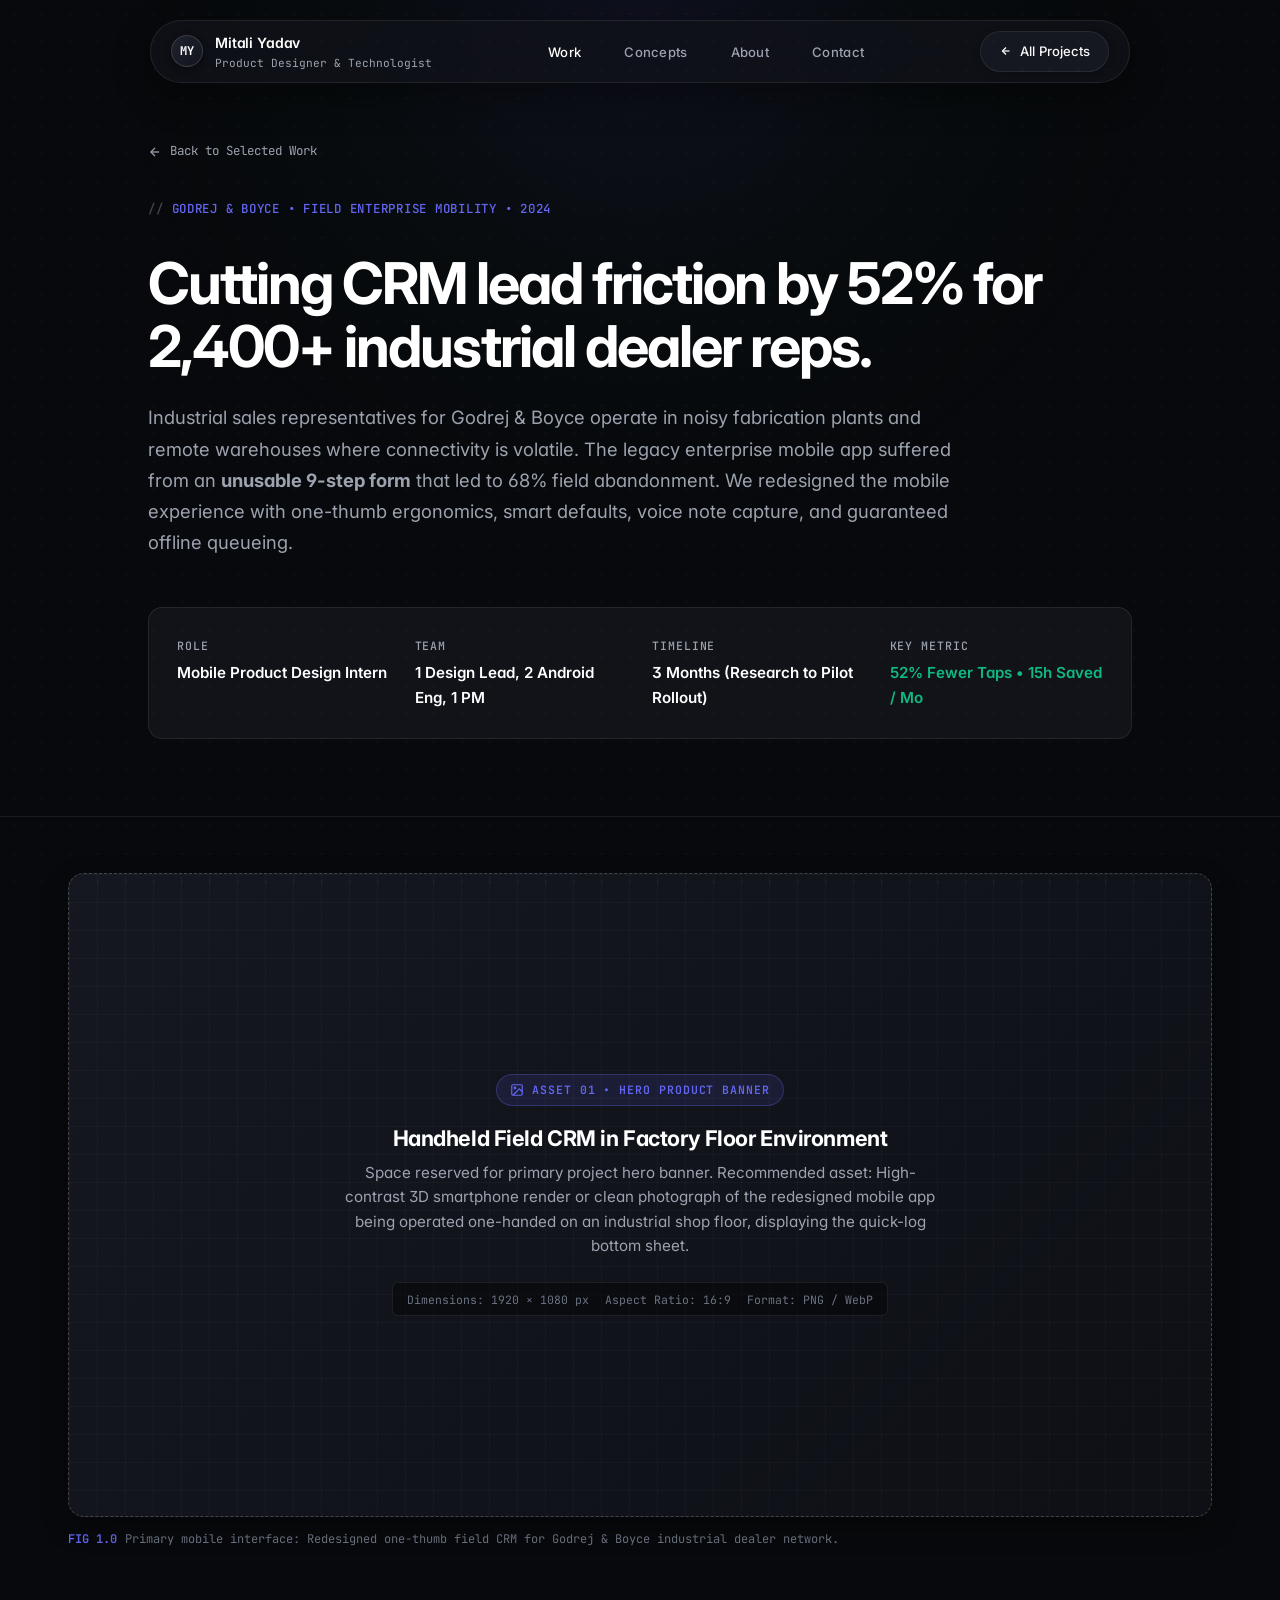
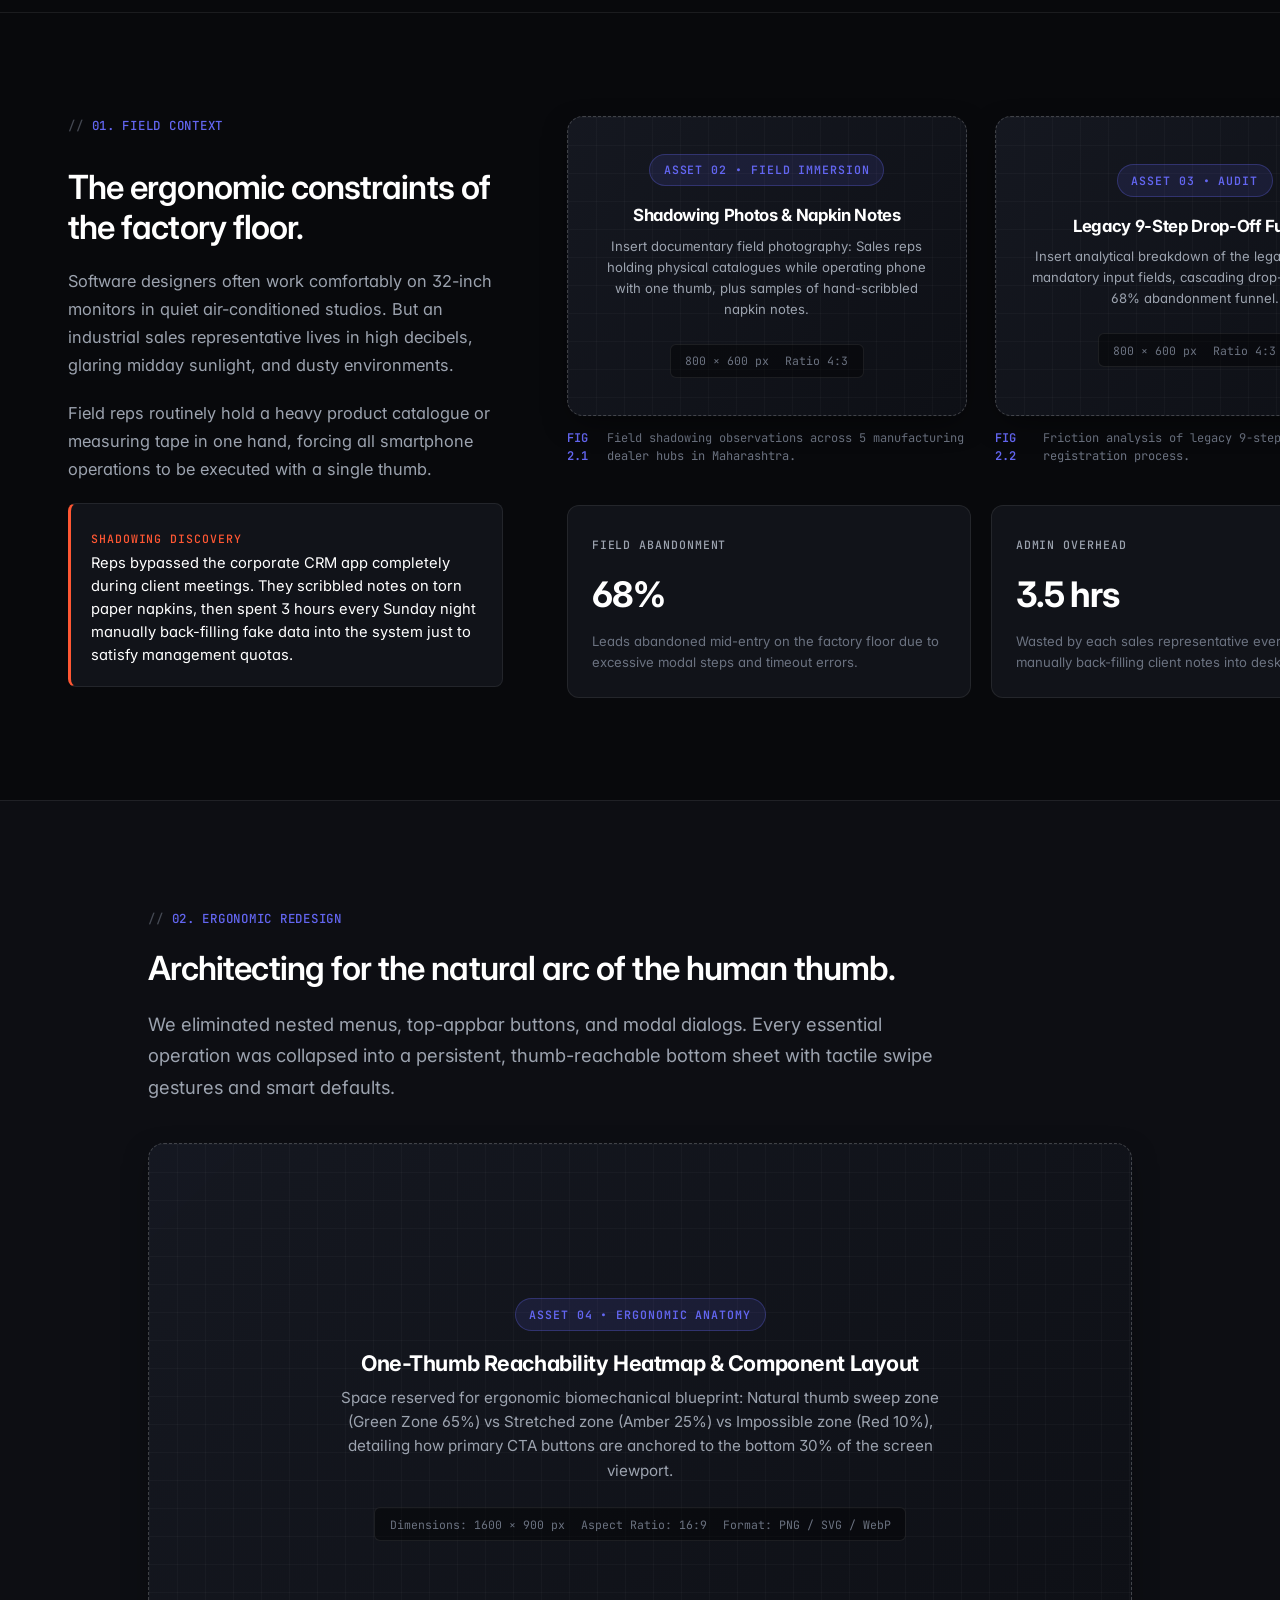
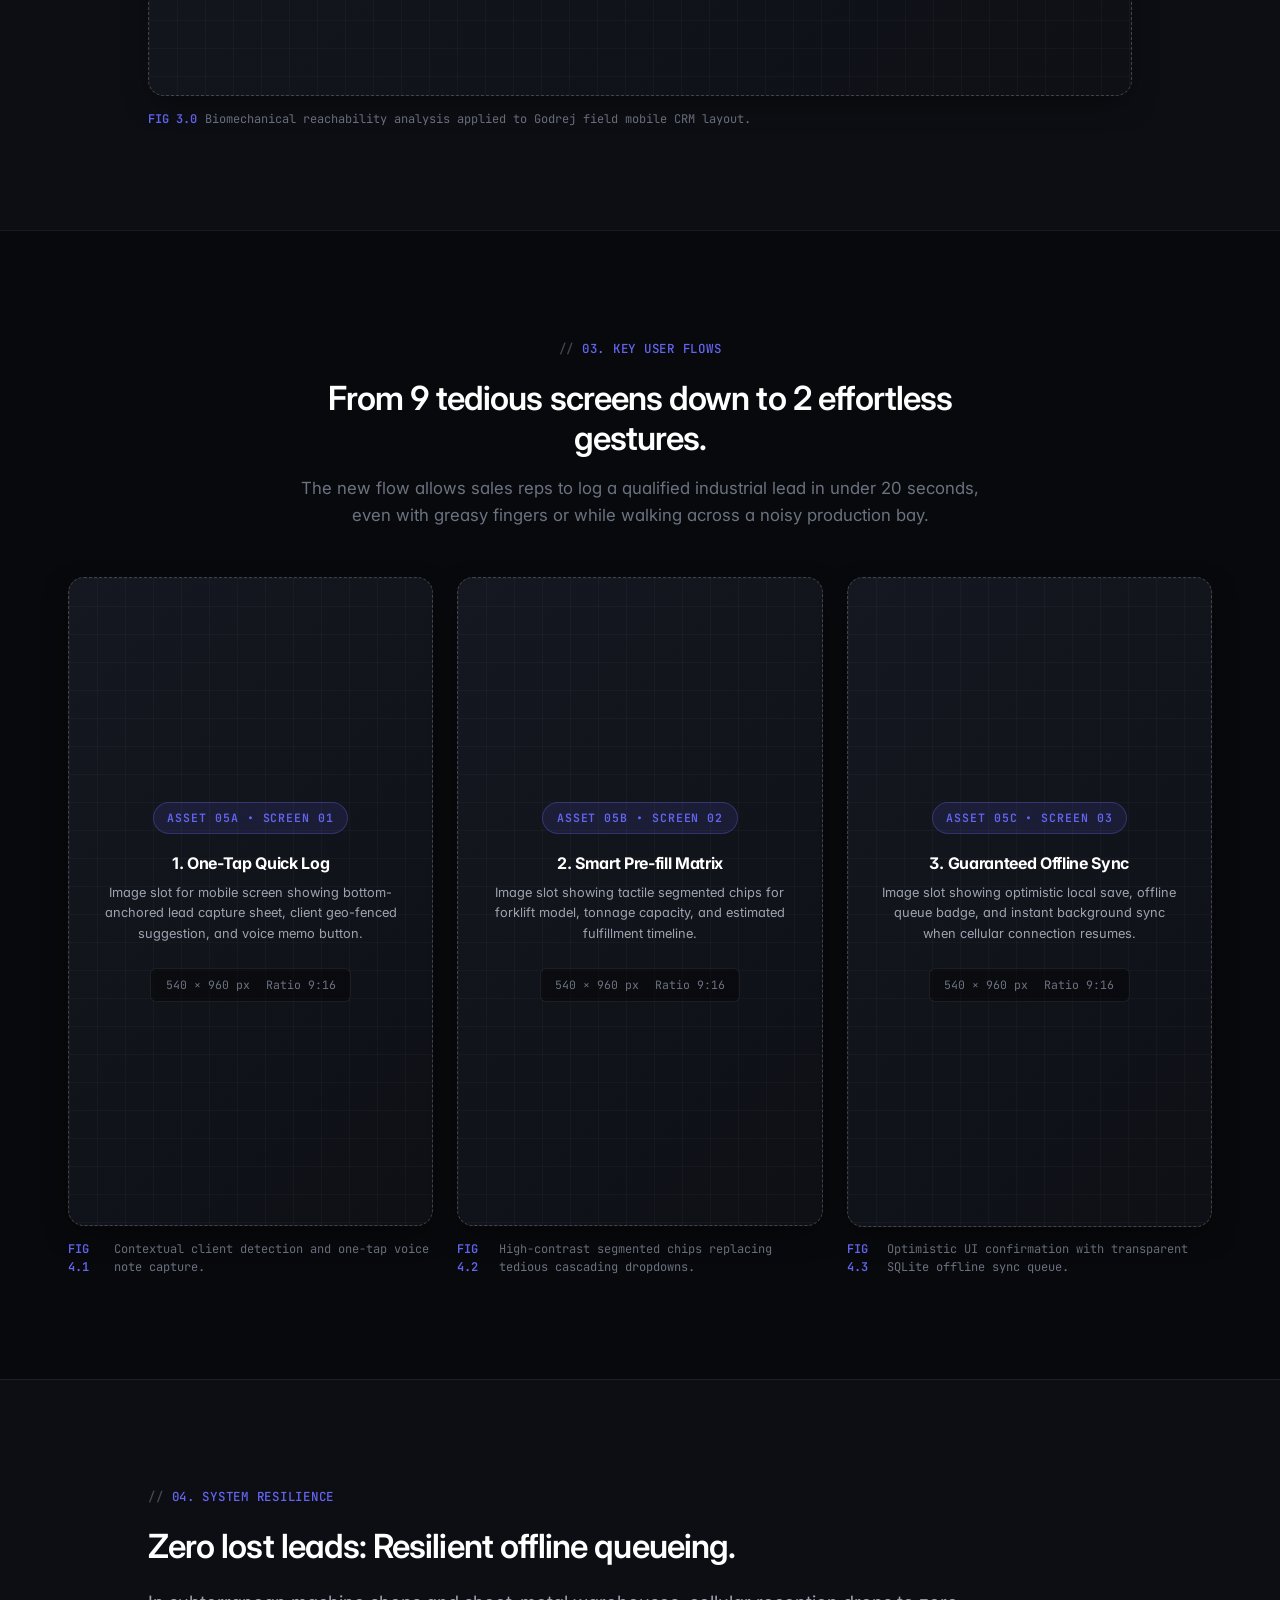
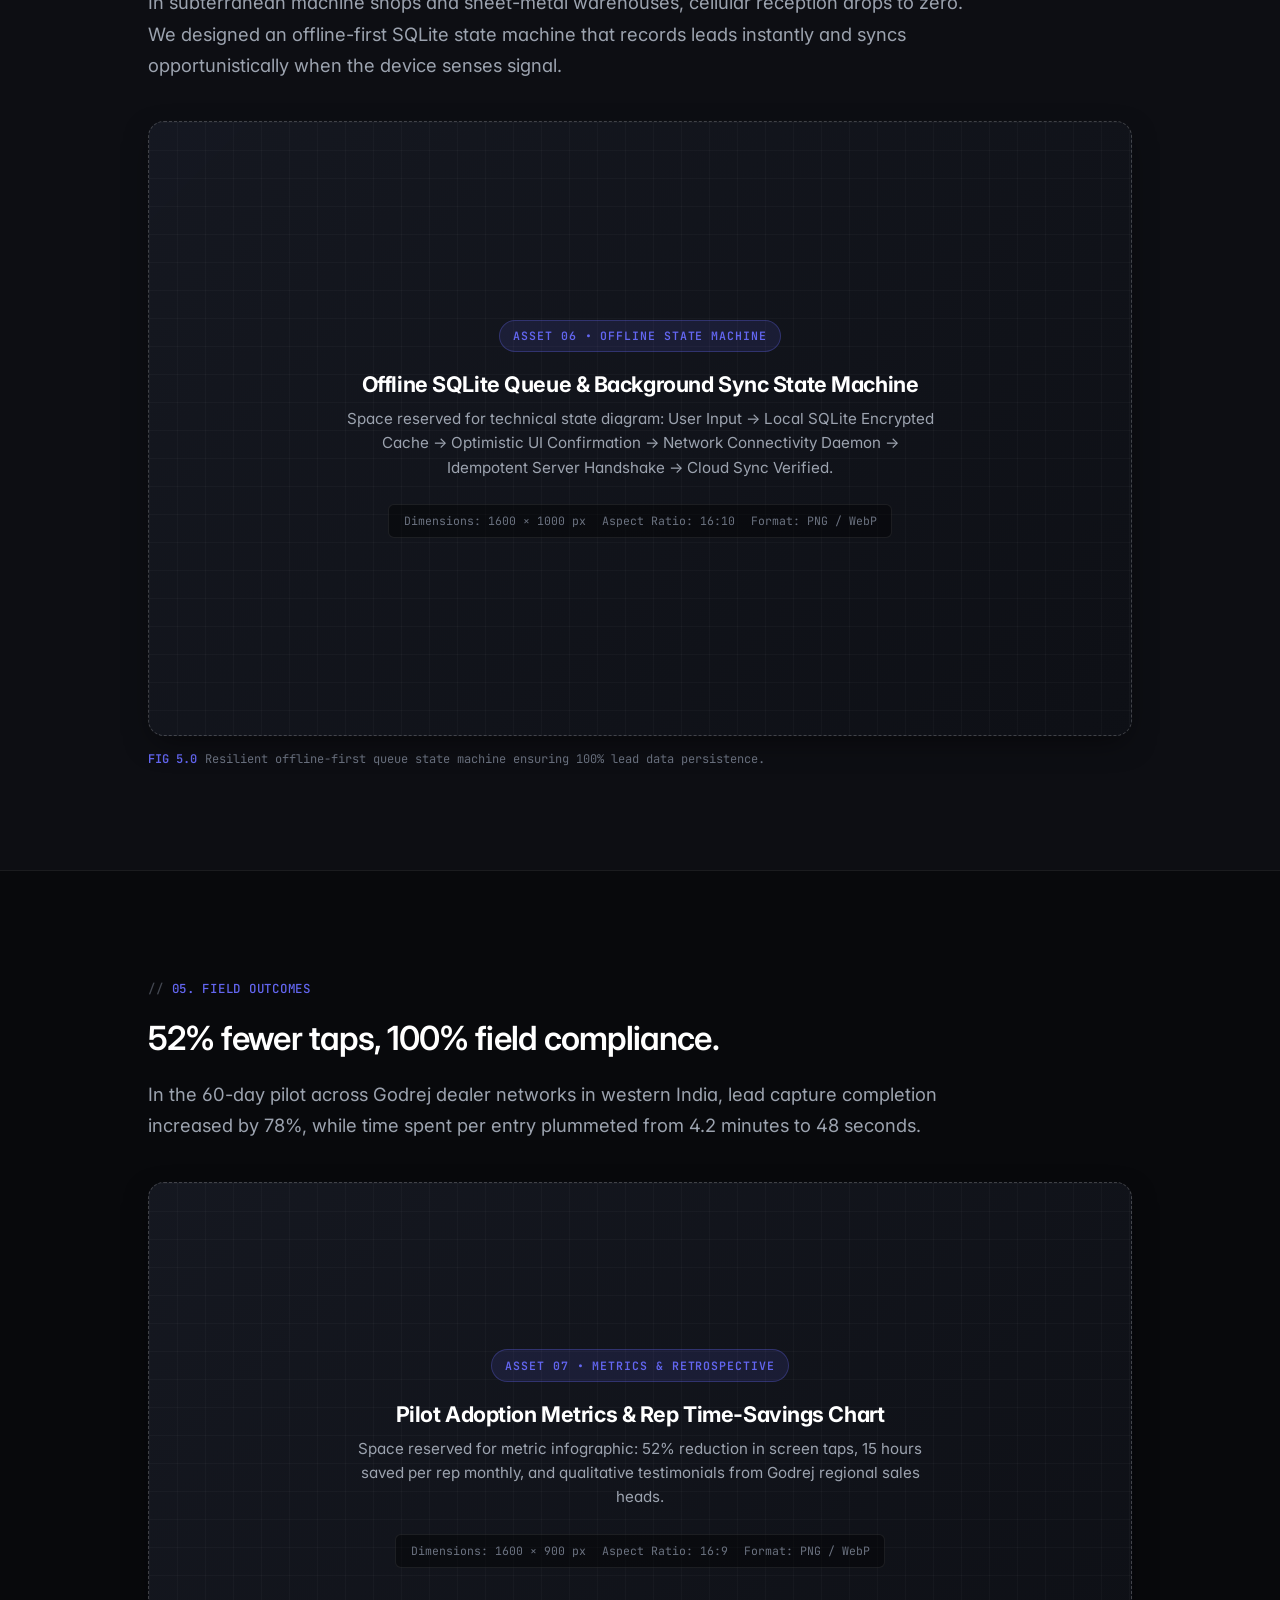
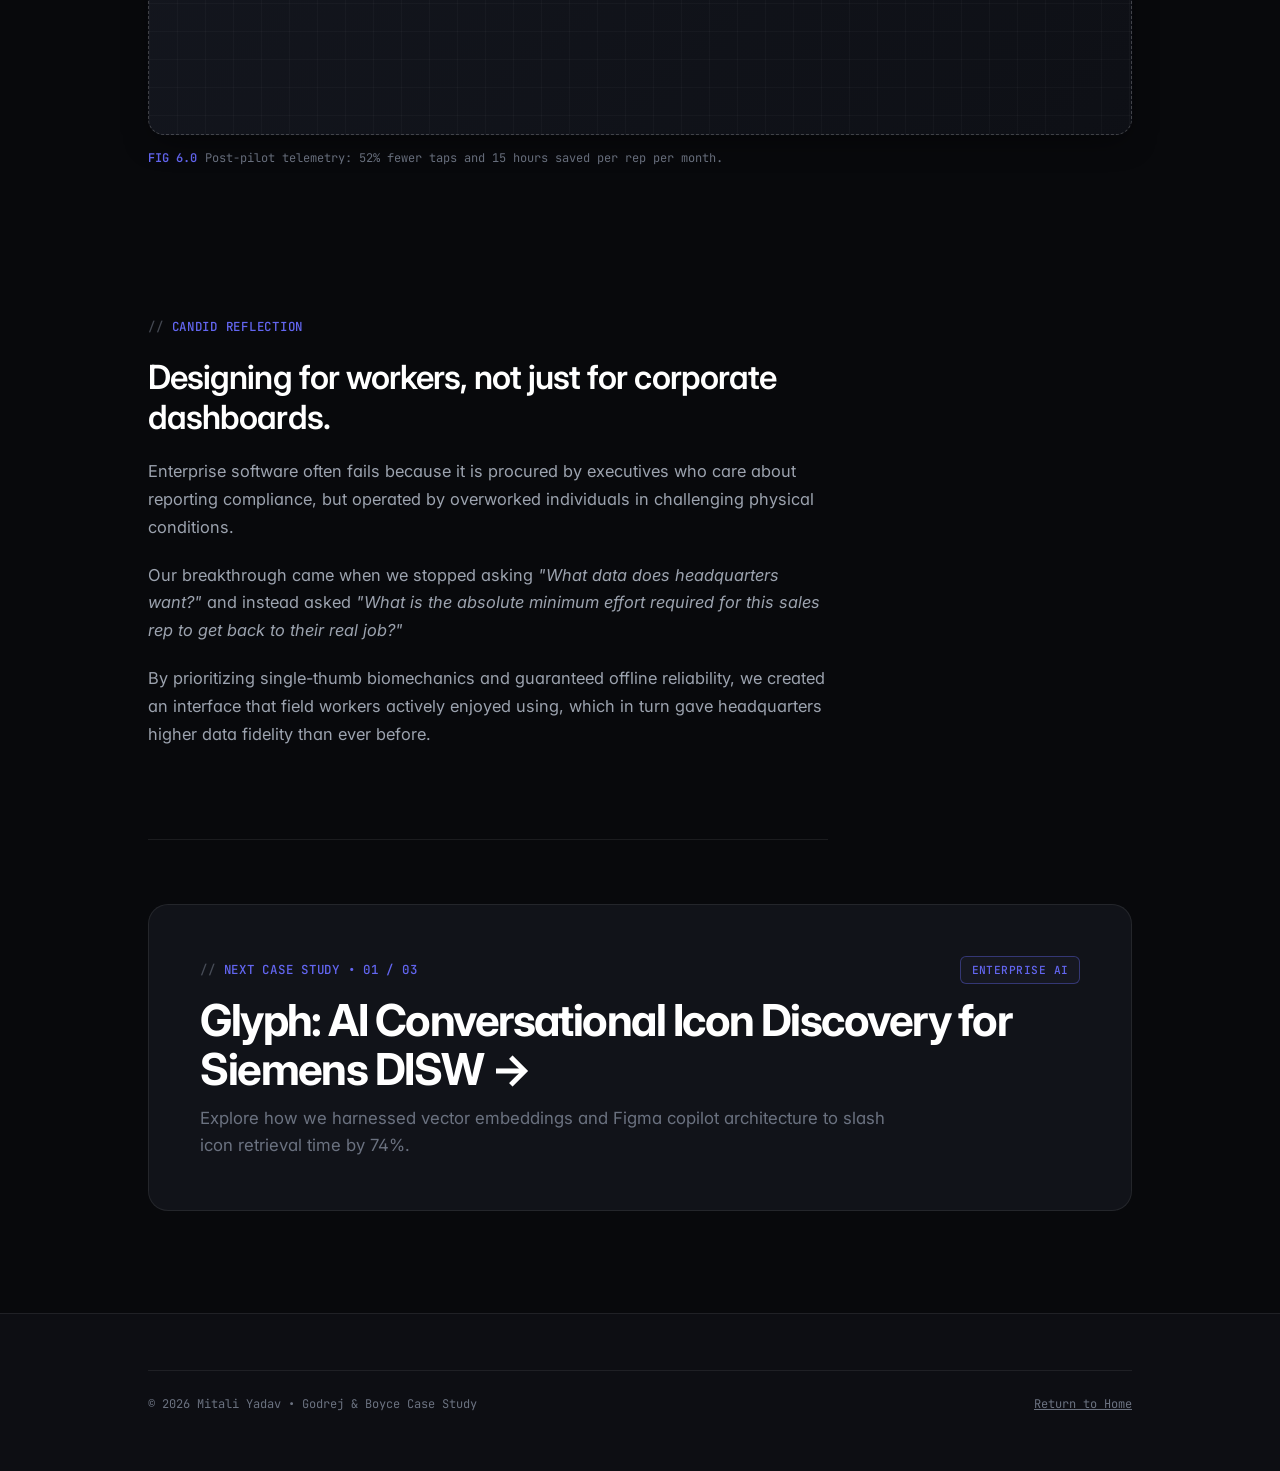
<file: godrej.html>
<!DOCTYPE html>
<html lang="en">
<head>
  <meta charset="UTF-8">
  <meta name="viewport" content="width=device-width, initial-scale=1.0">
  <title>Godrej &amp; Boyce: Field CRM Revamp — Mitali Yadav</title>
  <meta name="description" content="Editorial case study on redesigning enterprise mobile CRM for 2,400+ industrial dealer reps at Godrej &amp; Boyce.">
  <link rel="stylesheet" href="styles.css">
  <link rel="preconnect" href="https://fonts.googleapis.com">
  <link rel="preconnect" href="https://fonts.gstatic.com" crossorigin>
</head>
<body>

  <!-- ========================================================================
       FLOATING PILL NAVIGATION
       ======================================================================== -->
  <header class="site-header">
    <div class="nav-inner">
      <a href="index.html" class="brand" aria-label="Mitali Yadav Home">
        <div class="brand-monogram">MY</div>
        <div class="brand-details">
          <span class="brand-name">Mitali Yadav</span>
          <span class="brand-role">Product Designer &amp; Technologist</span>
        </div>
      </a>

      <nav aria-label="Main Navigation">
        <ul class="nav-links">
          <li><a href="index.html#work" class="nav-link active">Work</a></li>
          <li><a href="index.html#concepts" class="nav-link">Concepts</a></li>
          <li><a href="index.html#about" class="nav-link">About</a></li>
          <li><a href="index.html#contact" class="nav-link">Contact</a></li>
        </ul>
      </nav>

      <div class="nav-cta-group">
        <a href="index.html#work" class="btn-pill">
          <svg width="12" height="12" viewBox="0 0 24 24" fill="none" stroke="currentColor" stroke-width="2.5"><path d="M19 12H5"></path><path d="M12 19l-7-7 7-7"></path></svg>
          <span>All Projects</span>
        </a>
      </div>
    </div>
  </header>

  <main>
    <!-- ========================================================================
         CASE STUDY HERO (Benchmark: Daksh Mewati & Kailash B)
         ======================================================================== -->
    <section class="cs-hero">
      <div class="container-narrow">
        <a href="index.html#work" class="cs-breadcrumb">
          <svg width="14" height="14" viewBox="0 0 24 24" fill="none" stroke="currentColor" stroke-width="2.2"><path d="M19 12H5"></path><path d="M12 19l-7-7 7-7"></path></svg>
          <span>Back to Selected Work</span>
        </a>

        <div style="margin-bottom: 1.25rem;">
          <span class="section-kicker">GODREJ &amp; BOYCE &bull; FIELD ENTERPRISE MOBILITY &bull; 2024</span>
        </div>

        <h1 class="case-study-title" style="margin-bottom: 1.5rem;">
          Cutting CRM lead friction by 52% for 2,400+ industrial dealer reps.
        </h1>

        <p class="body-lead">
          Industrial sales representatives for Godrej &amp; Boyce operate in noisy fabrication plants and remote warehouses where connectivity is volatile. 
          The legacy enterprise mobile app suffered from an <strong>unusable 9-step form</strong> that led to 68% field abandonment. 
          We redesigned the mobile experience with one-thumb ergonomics, smart defaults, voice note capture, and guaranteed offline queueing.
        </p>

        <!-- Clean 4-Column Metadata Strip -->
        <div class="cs-metadata-grid">
          <div class="cs-meta-cell">
            <span class="micro-label">Role</span>
            <span style="font-weight: 600; font-size: 0.95rem; color: #FFF;">Mobile Product Design Intern</span>
          </div>
          <div class="cs-meta-cell">
            <span class="micro-label">Team</span>
            <span style="font-weight: 600; font-size: 0.95rem; color: #FFF;">1 Design Lead, 2 Android Eng, 1 PM</span>
          </div>
          <div class="cs-meta-cell">
            <span class="micro-label">Timeline</span>
            <span style="font-weight: 600; font-size: 0.95rem; color: #FFF;">3 Months (Research to Pilot Rollout)</span>
          </div>
          <div class="cs-meta-cell">
            <span class="micro-label">Key Metric</span>
            <span style="font-weight: 600; font-size: 0.95rem; color: var(--accent-emerald);">52% Fewer Taps &bull; 15h Saved / Mo</span>
          </div>
        </div>
      </div>
    </section>

    <!-- ========================================================================
         HERO SHOWCASE PLACEHOLDER (Daksh & Kailash Style Hero Image)
         ======================================================================== -->
    <section class="section-spacing" style="padding-top: 3.5rem; padding-bottom: 4rem;">
      <div class="container">
        <!-- Asset Slot 01: Hero Mobile Showcase Banner -->
        <div class="asset-placeholder aspect-16-9">
          <div class="placeholder-badge">
            <svg width="14" height="14" viewBox="0 0 24 24" fill="none" stroke="currentColor" stroke-width="2"><rect x="3" y="3" width="18" height="18" rx="2" ry="2"></rect><circle cx="8.5" cy="8.5" r="1.5"></circle><polyline points="21 15 16 10 5 21"></polyline></svg>
            <span>ASSET 01 &bull; HERO PRODUCT BANNER</span>
          </div>
          <h3 class="placeholder-title">Handheld Field CRM in Factory Floor Environment</h3>
          <p class="placeholder-desc">
            Space reserved for primary project hero banner. Recommended asset: High-contrast 3D smartphone render or clean photograph of the redesigned mobile app being operated one-handed on an industrial shop floor, displaying the quick-log bottom sheet.
          </p>
          <div class="placeholder-specs">
            <span>Dimensions: 1920 &times; 1080 px</span>
            <span>Aspect Ratio: 16:9</span>
            <span>Format: PNG / WebP</span>
          </div>
        </div>
        <figcaption class="cs-image-caption">
          <span class="caption-num">FIG 1.0</span> Primary mobile interface: Redesigned one-thumb field CRM for Godrej &amp; Boyce industrial dealer network.
        </figcaption>
      </div>
    </section>

    <!-- ========================================================================
         CHAPTER 1: THE ERGONOMICS OF A FACTORY FLOOR
         ======================================================================== -->
    <section class="editorial-split-section border-t-hairline">
      <div class="container">
        <div class="editorial-split-grid">
          
          <!-- Sticky Narrative Column (38%) -->
          <div class="split-sticky-narrative">
            <span class="section-kicker">01. FIELD CONTEXT</span>
            <h2 class="section-title">The ergonomic constraints of the factory floor.</h2>
            <p class="body-text">
              Software designers often work comfortably on 32-inch monitors in quiet air-conditioned studios. But an industrial sales representative lives in high decibels, glaring midday sunlight, and dusty environments.
            </p>
            <p class="body-text">
              Field reps routinely hold a heavy product catalogue or measuring tape in one hand, forcing all smartphone operations to be executed with a single thumb.
            </p>
            <div style="background: var(--surface); border: 1px solid var(--stroke-hairline); border-left: 3px solid var(--accent-coral); padding: 1.25rem; border-radius: 8px;">
              <span class="micro-label" style="color: var(--accent-coral); margin-bottom: 0.25rem;">SHADOWING DISCOVERY</span>
              <p style="font-size: 0.92rem; color: #FFF; line-height: 1.55;">
                Reps bypassed the corporate CRM app completely during client meetings. They scribbled notes on torn paper napkins, then spent 3 hours every Sunday night manually back-filling fake data into the system just to satisfy management quotas.
              </p>
            </div>
          </div>

          <!-- Visual Stream Column (62%) -->
          <div class="split-visual-stream">
            
            <!-- Side-by-Side Asset Slots (Assets 02 & 03) -->
            <div class="placeholder-grid-2">
              <div>
                <div class="asset-placeholder aspect-4-3">
                  <div class="placeholder-badge">ASSET 02 &bull; FIELD IMMERSION</div>
                  <h4 class="placeholder-title" style="font-size: 1.05rem;">Shadowing Photos &amp; Napkin Notes</h4>
                  <p class="placeholder-desc" style="font-size: 0.82rem;">
                    Insert documentary field photography: Sales reps holding physical catalogues while operating phone with one thumb, plus samples of hand-scribbled napkin notes.
                  </p>
                  <div class="placeholder-specs"><span>800 &times; 600 px</span><span>Ratio 4:3</span></div>
                </div>
                <figcaption class="cs-image-caption">
                  <span class="caption-num">FIG 2.1</span> Field shadowing observations across 5 manufacturing dealer hubs in Maharashtra.
                </figcaption>
              </div>

              <div>
                <div class="asset-placeholder aspect-4-3">
                  <div class="placeholder-badge">ASSET 03 &bull; AUDIT</div>
                  <h4 class="placeholder-title" style="font-size: 1.05rem;">Legacy 9-Step Drop-Off Funnel</h4>
                  <p class="placeholder-desc" style="font-size: 0.82rem;">
                    Insert analytical breakdown of the legacy app's 34 mandatory input fields, cascading drop-downs, and 68% abandonment funnel.
                  </p>
                  <div class="placeholder-specs"><span>800 &times; 600 px</span><span>Ratio 4:3</span></div>
                </div>
                <figcaption class="cs-image-caption">
                  <span class="caption-num">FIG 2.2</span> Friction analysis of legacy 9-step lead registration process.
                </figcaption>
              </div>
            </div>

            <!-- Quantitative Impact Metrics Grid -->
            <div style="display: grid; grid-template-columns: 1fr 1fr; gap: 1.25rem;">
              <div style="background: var(--surface); border: 1px solid var(--stroke-hairline); padding: 1.5rem; border-radius: 12px;">
                <span class="micro-label">FIELD ABANDONMENT</span>
                <div style="font-size: 2.2rem; font-weight: 700; margin: 0.5rem 0; letter-spacing: -0.03em; color: #FFF;">68%</div>
                <p class="body-secondary" style="font-size: 0.82rem;">Leads abandoned mid-entry on the factory floor due to excessive modal steps and timeout errors.</p>
              </div>

              <div style="background: var(--surface); border: 1px solid var(--stroke-hairline); padding: 1.5rem; border-radius: 12px;">
                <span class="micro-label">ADMIN OVERHEAD</span>
                <div style="font-size: 2.2rem; font-weight: 700; margin: 0.5rem 0; letter-spacing: -0.03em; color: #FFF;">3.5 hrs</div>
                <p class="body-secondary" style="font-size: 0.82rem;">Wasted by each sales representative every weekend manually back-filling client notes into desktop portals.</p>
              </div>
            </div>

          </div>
        </div>
      </div>
    </section>

    <!-- ========================================================================
         CHAPTER 2: ONE-THUMB INTERACTION ARCHITECTURE
         ======================================================================== -->
    <section class="section-spacing border-t-hairline" style="background: var(--canvas-alt);">
      <div class="container-narrow">
        <span class="section-kicker">02. ERGONOMIC REDESIGN</span>
        <h2 class="section-title" style="margin-top: 0.5rem; margin-bottom: 1.25rem;">
          Architecting for the natural arc of the human thumb.
        </h2>
        <p class="body-lead" style="margin-bottom: 2.5rem;">
          We eliminated nested menus, top-appbar buttons, and modal dialogs. Every essential operation was collapsed into a persistent, thumb-reachable bottom sheet with tactile swipe gestures and smart defaults.
        </p>

        <!-- Asset Slot 04: One-Thumb Reachability Heatmap -->
        <div class="asset-placeholder aspect-16-9">
          <div class="placeholder-badge">ASSET 04 &bull; ERGONOMIC ANATOMY</div>
          <h3 class="placeholder-title">One-Thumb Reachability Heatmap &amp; Component Layout</h3>
          <p class="placeholder-desc">
            Space reserved for ergonomic biomechanical blueprint: Natural thumb sweep zone (Green Zone 65%) vs Stretched zone (Amber 25%) vs Impossible zone (Red 10%), detailing how primary CTA buttons are anchored to the bottom 30% of the screen viewport.
          </p>
          <div class="placeholder-specs">
            <span>Dimensions: 1600 &times; 900 px</span>
            <span>Aspect Ratio: 16:9</span>
            <span>Format: PNG / SVG / WebP</span>
          </div>
        </div>
        <figcaption class="cs-image-caption">
          <span class="caption-num">FIG 3.0</span> Biomechanical reachability analysis applied to Godrej field mobile CRM layout.
        </figcaption>
      </div>
    </section>

    <!-- ========================================================================
         CHAPTER 3: CORE WORKFLOW SCREENS (3-Up Grid)
         ======================================================================== -->
    <section class="section-spacing border-t-hairline">
      <div class="container">
        <div style="text-align: center; max-width: 68ch; margin: 0 auto 3rem auto;">
          <span class="section-kicker">03. KEY USER FLOWS</span>
          <h2 class="section-title" style="margin-top: 0.5rem; margin-bottom: 1rem;">
            From 9 tedious screens down to 2 effortless gestures.
          </h2>
          <p class="body-secondary" style="font-size: 1.05rem;">
            The new flow allows sales reps to log a qualified industrial lead in under 20 seconds, even with greasy fingers or while walking across a noisy production bay.
          </p>
        </div>

        <!-- 3-Column Mobile Screen Sequence (Assets 05A, 05B, 05C) -->
        <div class="placeholder-grid-3">
          <div>
            <div class="asset-placeholder" style="aspect-ratio: 9/16; min-height: 440px;">
              <div class="placeholder-badge">ASSET 05A &bull; SCREEN 01</div>
              <h4 class="placeholder-title" style="font-size: 1rem;">1. One-Tap Quick Log</h4>
              <p class="placeholder-desc" style="font-size: 0.8rem;">
                Image slot for mobile screen showing bottom-anchored lead capture sheet, client geo-fenced suggestion, and voice memo button.
              </p>
              <div class="placeholder-specs"><span>540 &times; 960 px</span><span>Ratio 9:16</span></div>
            </div>
            <figcaption class="cs-image-caption">
              <span class="caption-num">FIG 4.1</span> Contextual client detection and one-tap voice note capture.
            </figcaption>
          </div>

          <div>
            <div class="asset-placeholder" style="aspect-ratio: 9/16; min-height: 440px;">
              <div class="placeholder-badge">ASSET 05B &bull; SCREEN 02</div>
              <h4 class="placeholder-title" style="font-size: 1rem;">2. Smart Pre-fill Matrix</h4>
              <p class="placeholder-desc" style="font-size: 0.8rem;">
                Image slot showing tactile segmented chips for forklift model, tonnage capacity, and estimated fulfillment timeline.
              </p>
              <div class="placeholder-specs"><span>540 &times; 960 px</span><span>Ratio 9:16</span></div>
            </div>
            <figcaption class="cs-image-caption">
              <span class="caption-num">FIG 4.2</span> High-contrast segmented chips replacing tedious cascading dropdowns.
            </figcaption>
          </div>

          <div>
            <div class="asset-placeholder" style="aspect-ratio: 9/16; min-height: 440px;">
              <div class="placeholder-badge">ASSET 05C &bull; SCREEN 03</div>
              <h4 class="placeholder-title" style="font-size: 1rem;">3. Guaranteed Offline Sync</h4>
              <p class="placeholder-desc" style="font-size: 0.8rem;">
                Image slot showing optimistic local save, offline queue badge, and instant background sync when cellular connection resumes.
              </p>
              <div class="placeholder-specs"><span>540 &times; 960 px</span><span>Ratio 9:16</span></div>
            </div>
            <figcaption class="cs-image-caption">
              <span class="caption-num">FIG 4.3</span> Optimistic UI confirmation with transparent SQLite offline sync queue.
            </figcaption>
          </div>
        </div>

      </div>
    </section>

    <!-- ========================================================================
         CHAPTER 4: OFFLINE-FIRST SYNCHRONIZATION ARCHITECTURE
         ======================================================================== -->
    <section class="section-spacing border-t-hairline" style="background: var(--canvas-alt);">
      <div class="container-narrow">
        <span class="section-kicker">04. SYSTEM RESILIENCE</span>
        <h2 class="section-title" style="margin-top: 0.5rem; margin-bottom: 1.25rem;">
          Zero lost leads: Resilient offline queueing.
        </h2>
        <p class="body-lead" style="margin-bottom: 2.5rem;">
          In subterranean machine shops and sheet-metal warehouses, cellular reception drops to zero. We designed an offline-first SQLite state machine that records leads instantly and syncs opportunistically when the device senses signal.
        </p>

        <!-- Asset Slot 06: Offline Sync Flowchart -->
        <div class="asset-placeholder aspect-16-10">
          <div class="placeholder-badge">ASSET 06 &bull; OFFLINE STATE MACHINE</div>
          <h3 class="placeholder-title">Offline SQLite Queue &amp; Background Sync State Machine</h3>
          <p class="placeholder-desc">
            Space reserved for technical state diagram: User Input &rarr; Local SQLite Encrypted Cache &rarr; Optimistic UI Confirmation &rarr; Network Connectivity Daemon &rarr; Idempotent Server Handshake &rarr; Cloud Sync Verified.
          </p>
          <div class="placeholder-specs">
            <span>Dimensions: 1600 &times; 1000 px</span>
            <span>Aspect Ratio: 16:10</span>
            <span>Format: PNG / WebP</span>
          </div>
        </div>
        <figcaption class="cs-image-caption">
          <span class="caption-num">FIG 5.0</span> Resilient offline-first queue state machine ensuring 100% lead data persistence.
        </figcaption>
      </div>
    </section>

    <!-- ========================================================================
         CHAPTER 5: IMPACT & RETROSPECTIVE
         ======================================================================== -->
    <section class="section-spacing border-t-hairline">
      <div class="container-narrow">
        <span class="section-kicker">05. FIELD OUTCOMES</span>
        <h2 class="section-title" style="margin-top: 0.5rem; margin-bottom: 1.25rem;">
          52% fewer taps, 100% field compliance.
        </h2>
        <p class="body-lead" style="margin-bottom: 2.5rem;">
          In the 60-day pilot across Godrej dealer networks in western India, lead capture completion increased by 78%, while time spent per entry plummeted from 4.2 minutes to 48 seconds.
        </p>

        <!-- Asset Slot 07: Adoption & Metric Infographic -->
        <div class="asset-placeholder aspect-16-9">
          <div class="placeholder-badge">ASSET 07 &bull; METRICS &amp; RETROSPECTIVE</div>
          <h3 class="placeholder-title">Pilot Adoption Metrics &amp; Rep Time-Savings Chart</h3>
          <p class="placeholder-desc">
            Space reserved for metric infographic: 52% reduction in screen taps, 15 hours saved per rep monthly, and qualitative testimonials from Godrej regional sales heads.
          </p>
          <div class="placeholder-specs">
            <span>Dimensions: 1600 &times; 900 px</span>
            <span>Aspect Ratio: 16:9</span>
            <span>Format: PNG / WebP</span>
          </div>
        </div>
        <figcaption class="cs-image-caption">
          <span class="caption-num">FIG 6.0</span> Post-pilot telemetry: 52% fewer taps and 15 hours saved per rep per month.
        </figcaption>

        <!-- Reflection Box -->
        <div class="cs-outro-reflection" style="margin-top: 3.5rem;">
          <span class="section-kicker">CANDID REFLECTION</span>
          <h3 class="section-title" style="margin-top: 0.5rem; margin-bottom: 1.25rem;">
            Designing for workers, not just for corporate dashboards.
          </h3>
          <p class="body-text" style="margin-bottom: 1.25rem;">
            Enterprise software often fails because it is procured by executives who care about reporting compliance, but operated by overworked individuals in challenging physical conditions.
          </p>
          <p class="body-text" style="margin-bottom: 1.25rem;">
            Our breakthrough came when we stopped asking <em>"What data does headquarters want?"</em> and instead asked <em>"What is the absolute minimum effort required for this sales rep to get back to their real job?"</em>
          </p>
          <p class="body-text">
            By prioritizing single-thumb biomechanics and guaranteed offline reliability, we created an interface that field workers actively enjoyed using, which in turn gave headquarters higher data fidelity than ever before.
          </p>
        </div>

        <!-- Seamless Next Project Card -->
        <a href="glyph.html" class="next-project-link">
          <div style="display: flex; justify-content: space-between; align-items: baseline; margin-bottom: 0.75rem;">
            <span class="section-kicker" style="margin-bottom: 0;">NEXT CASE STUDY &bull; 01 / 03</span>
            <span class="micro-tag" style="border-color: rgba(99,102,241,0.4); color: #6366F1;">ENTERPRISE AI</span>
          </div>
          <h3 class="case-study-title" style="font-size: clamp(1.75rem, 3.5vw, 2.75rem); margin-bottom: 0.75rem;">
            Glyph: AI Conversational Icon Discovery for Siemens DISW &rarr;
          </h3>
          <p class="body-secondary" style="font-size: 1.05rem; max-width: 65ch;">
            Explore how we harnessed vector embeddings and Figma copilot architecture to slash icon retrieval time by 74%.
          </p>
        </a>

      </div>
    </section>
  </main>

  <!-- Site Footer -->
  <footer class="contact-section" style="padding-top: 3.5rem; padding-bottom: 3.5rem;">
    <div class="container-narrow">
      <div class="colophon-bar" style="margin-top: 0;">
        <div>
          <span>&copy; 2026 Mitali Yadav &bull; Godrej &amp; Boyce Case Study</span>
        </div>
        <div>
          <a href="index.html" style="text-decoration: underline;">Return to Home</a>
        </div>
      </div>
    </div>
  </footer>

  <script src="script.js"></script>
</body>
</html>
</file>
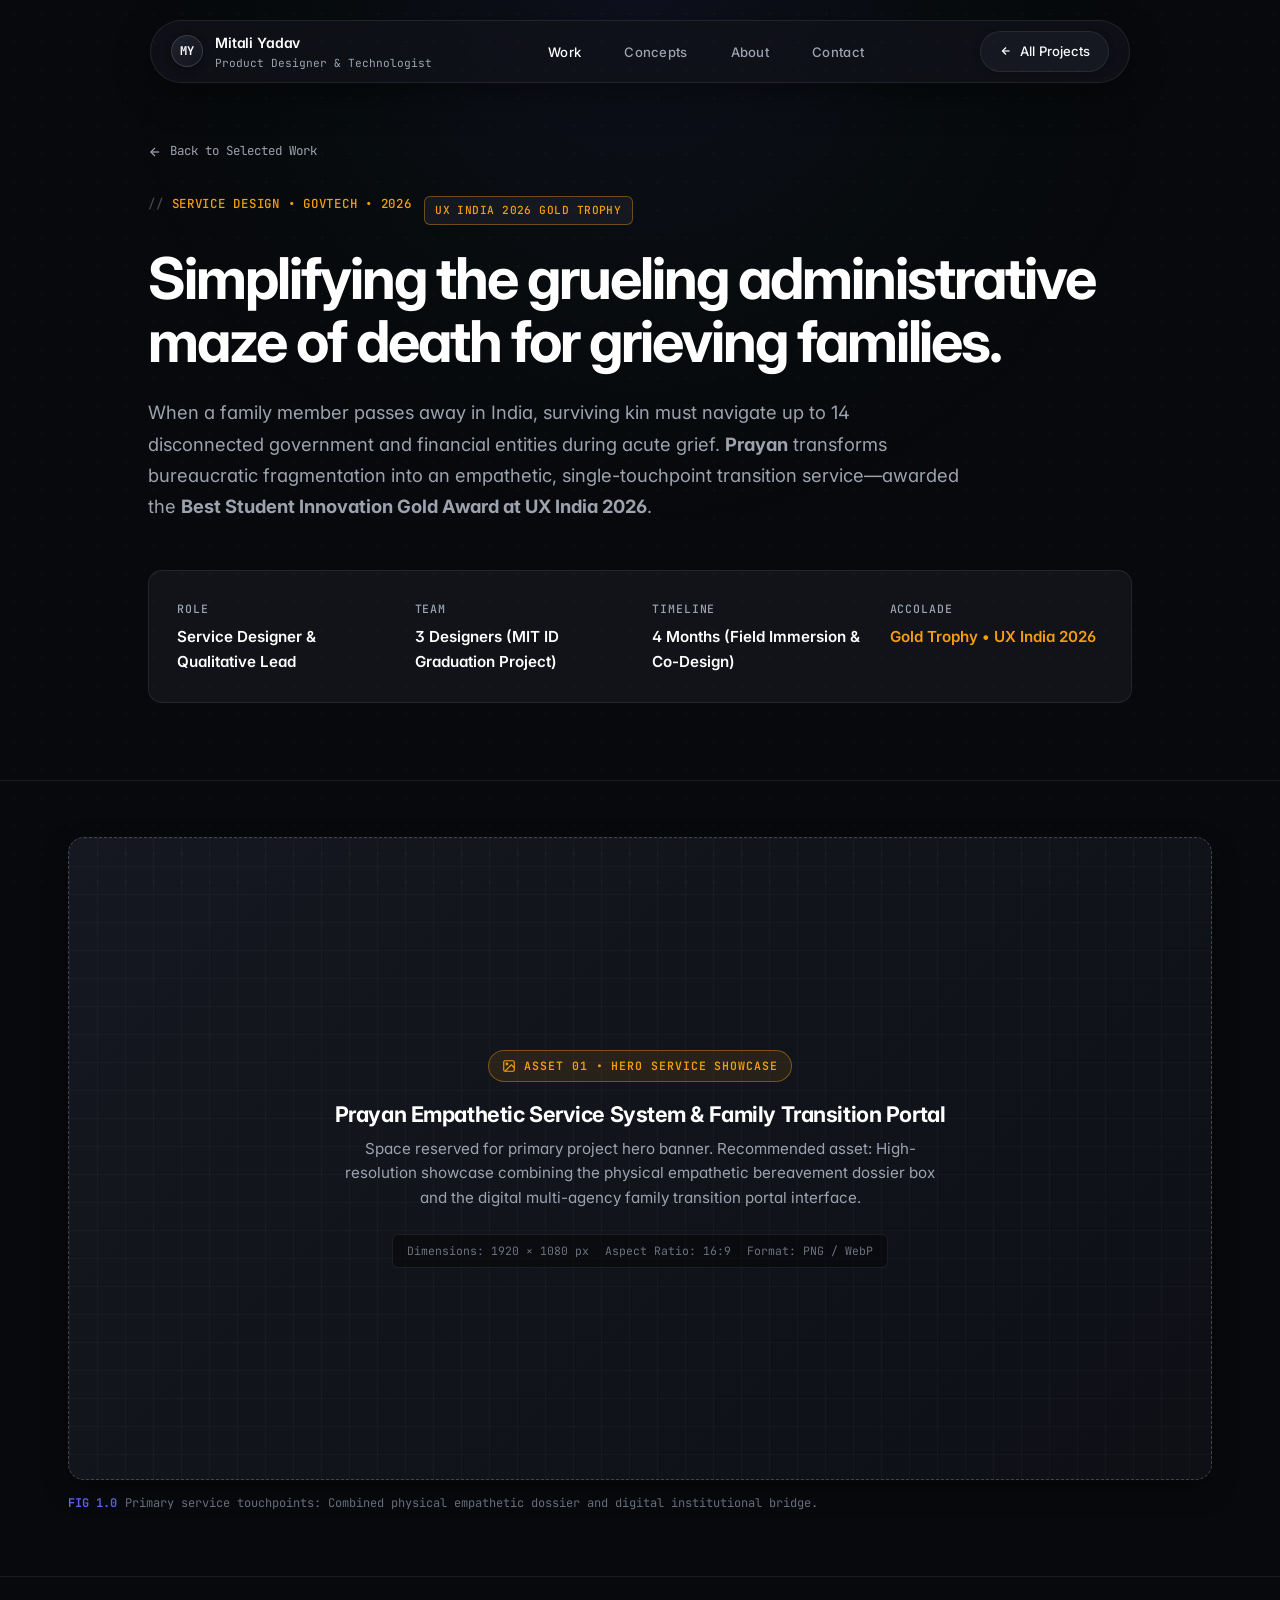
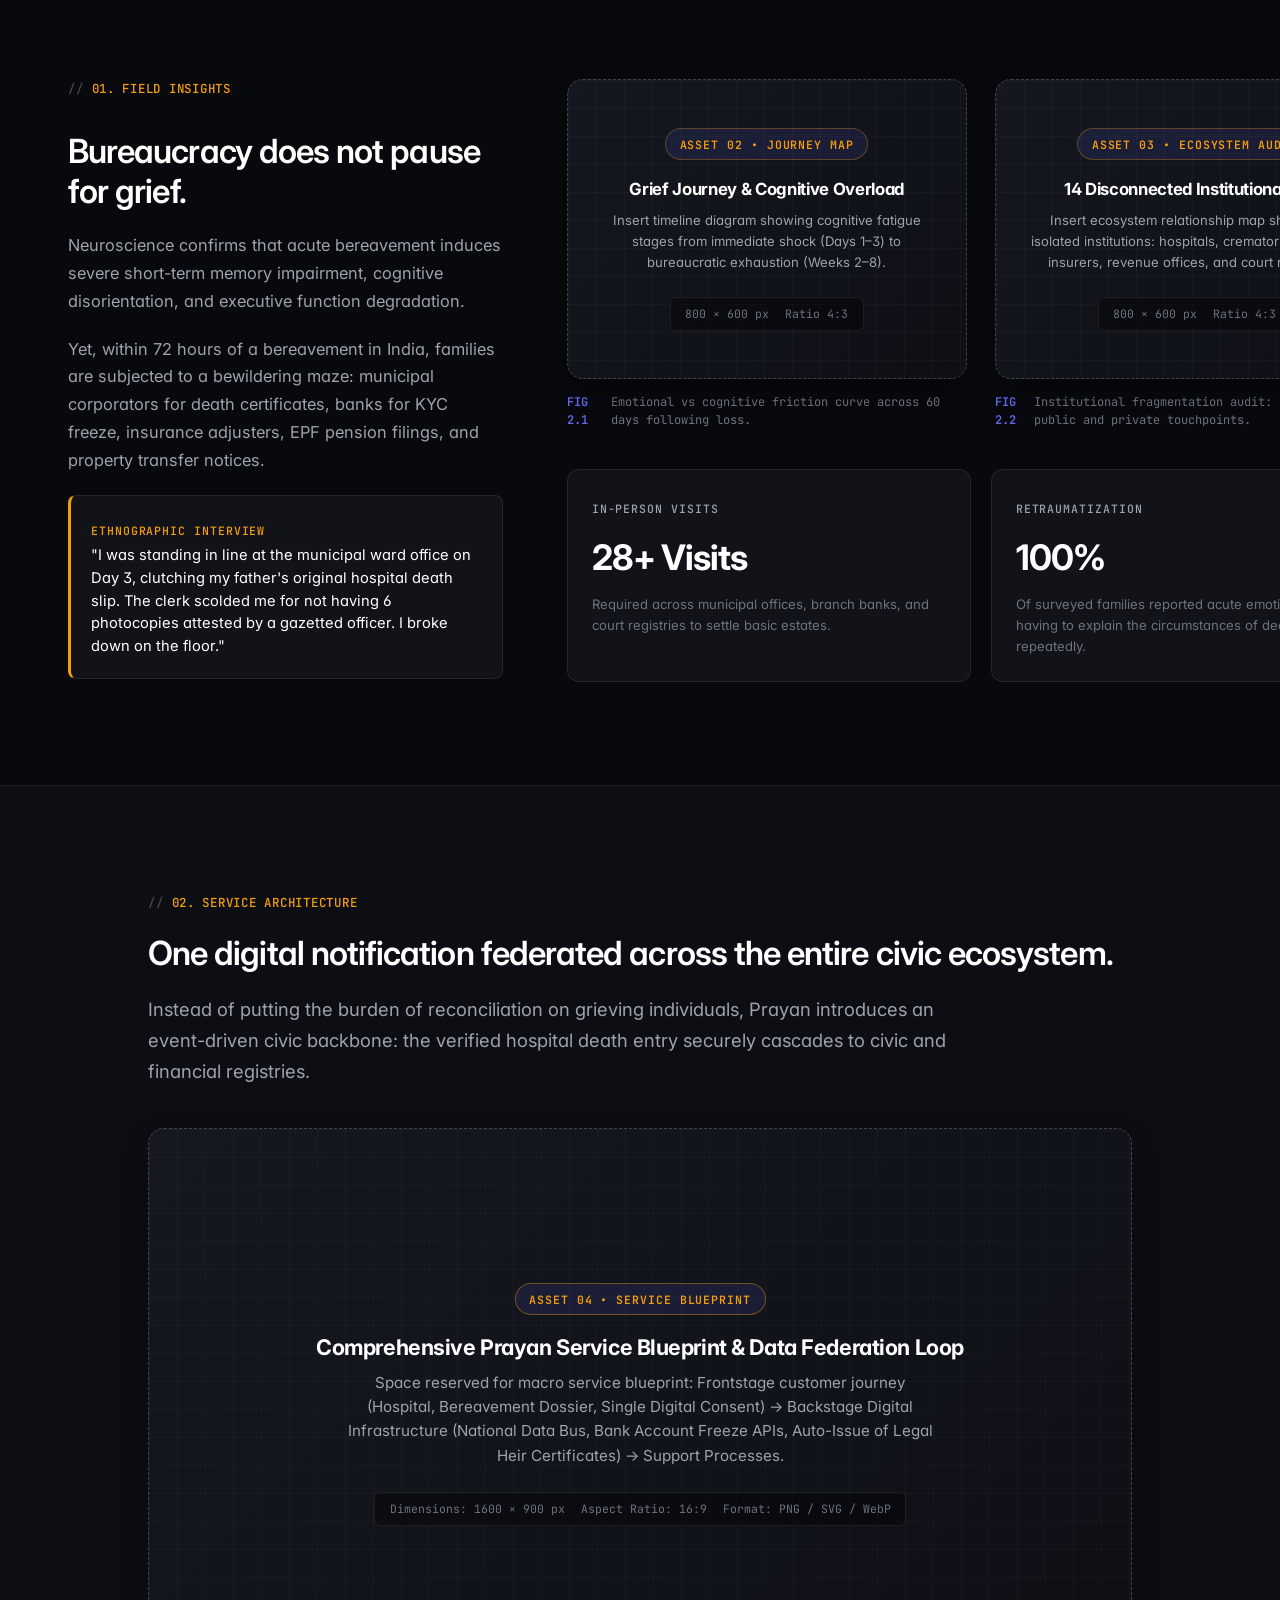
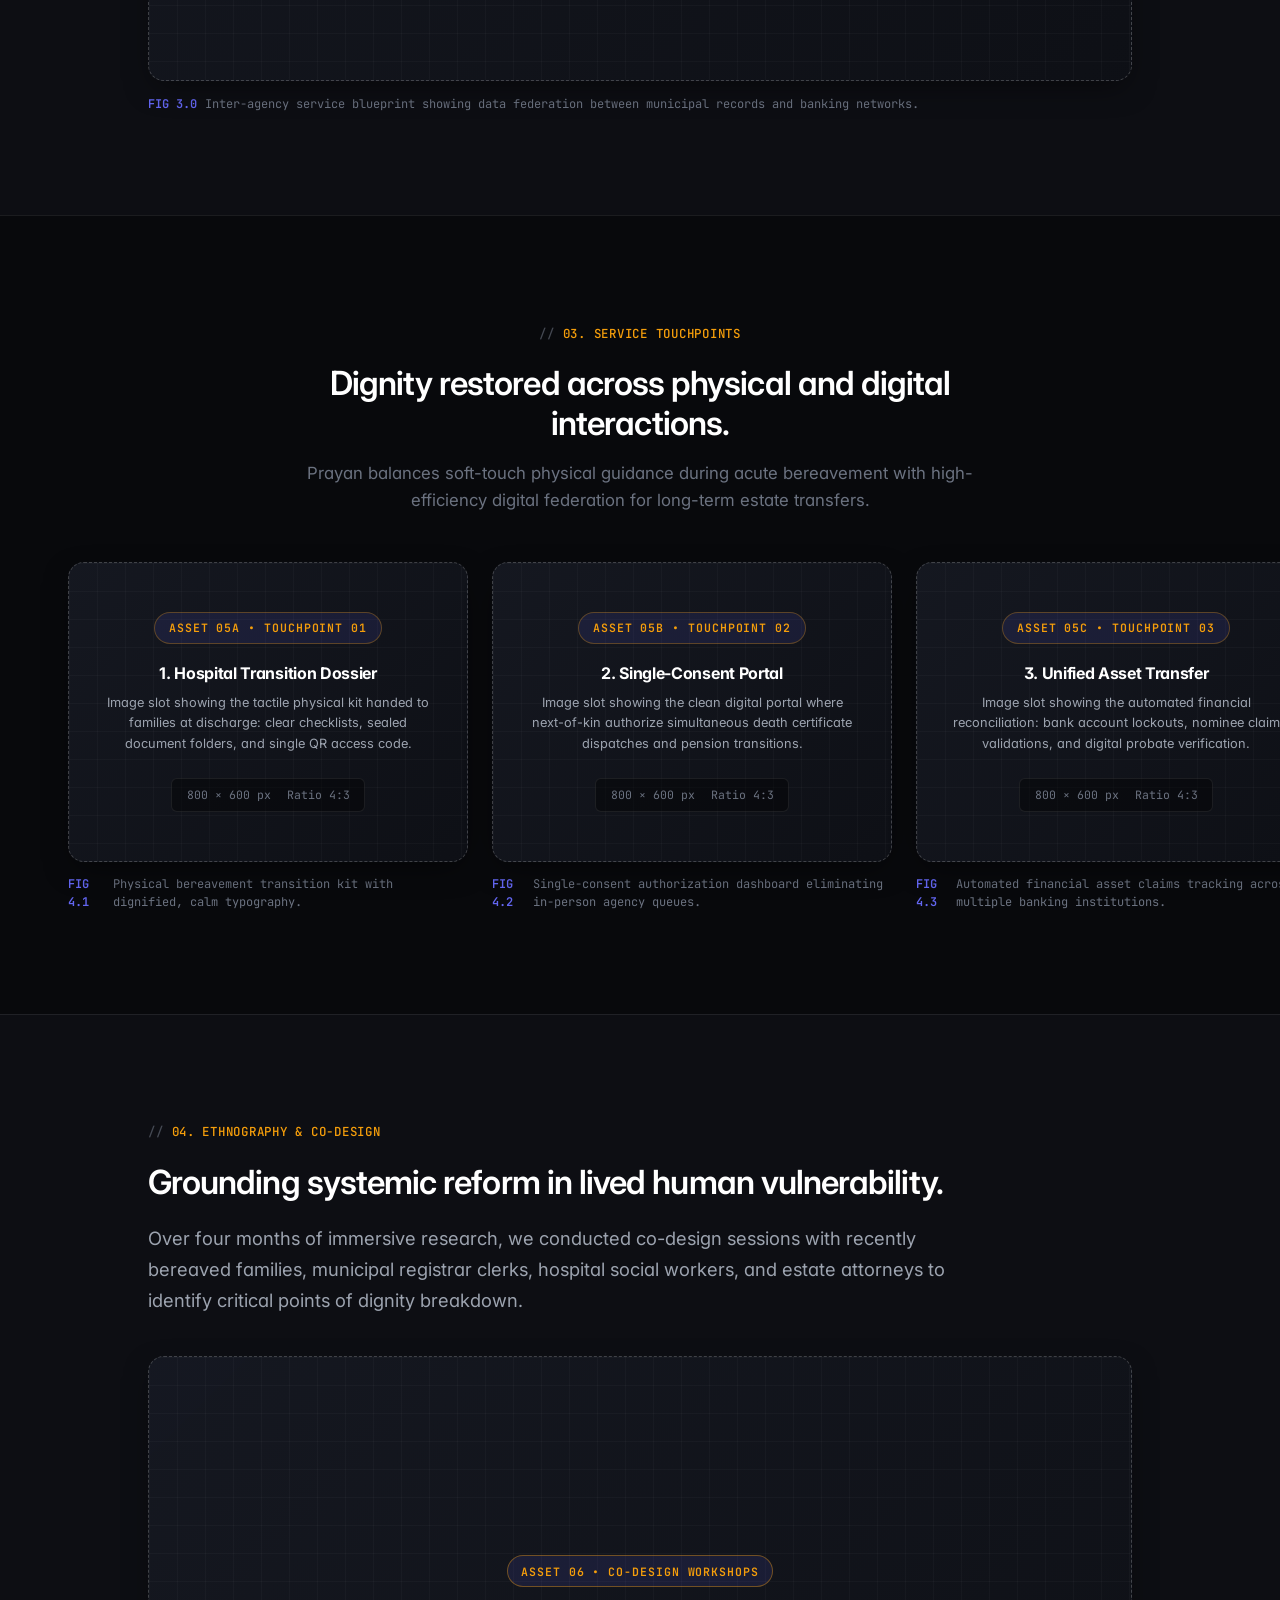
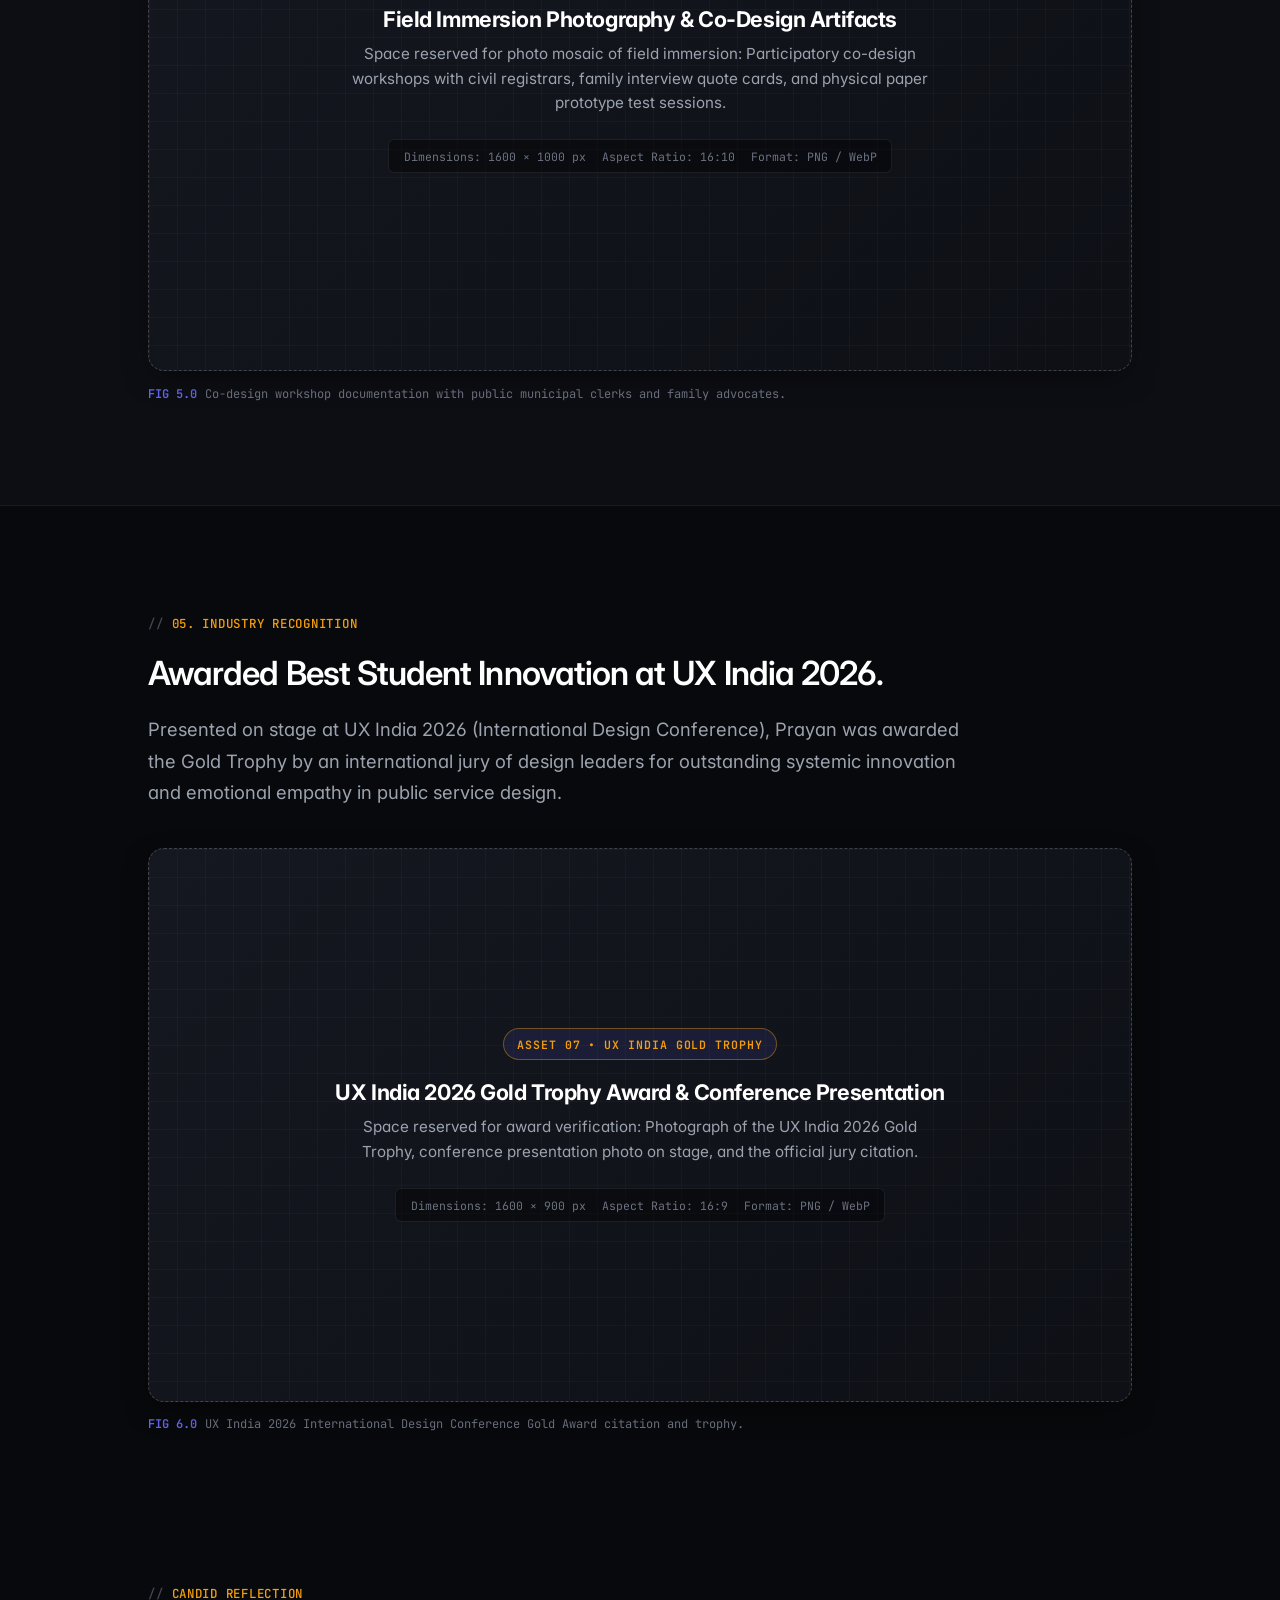
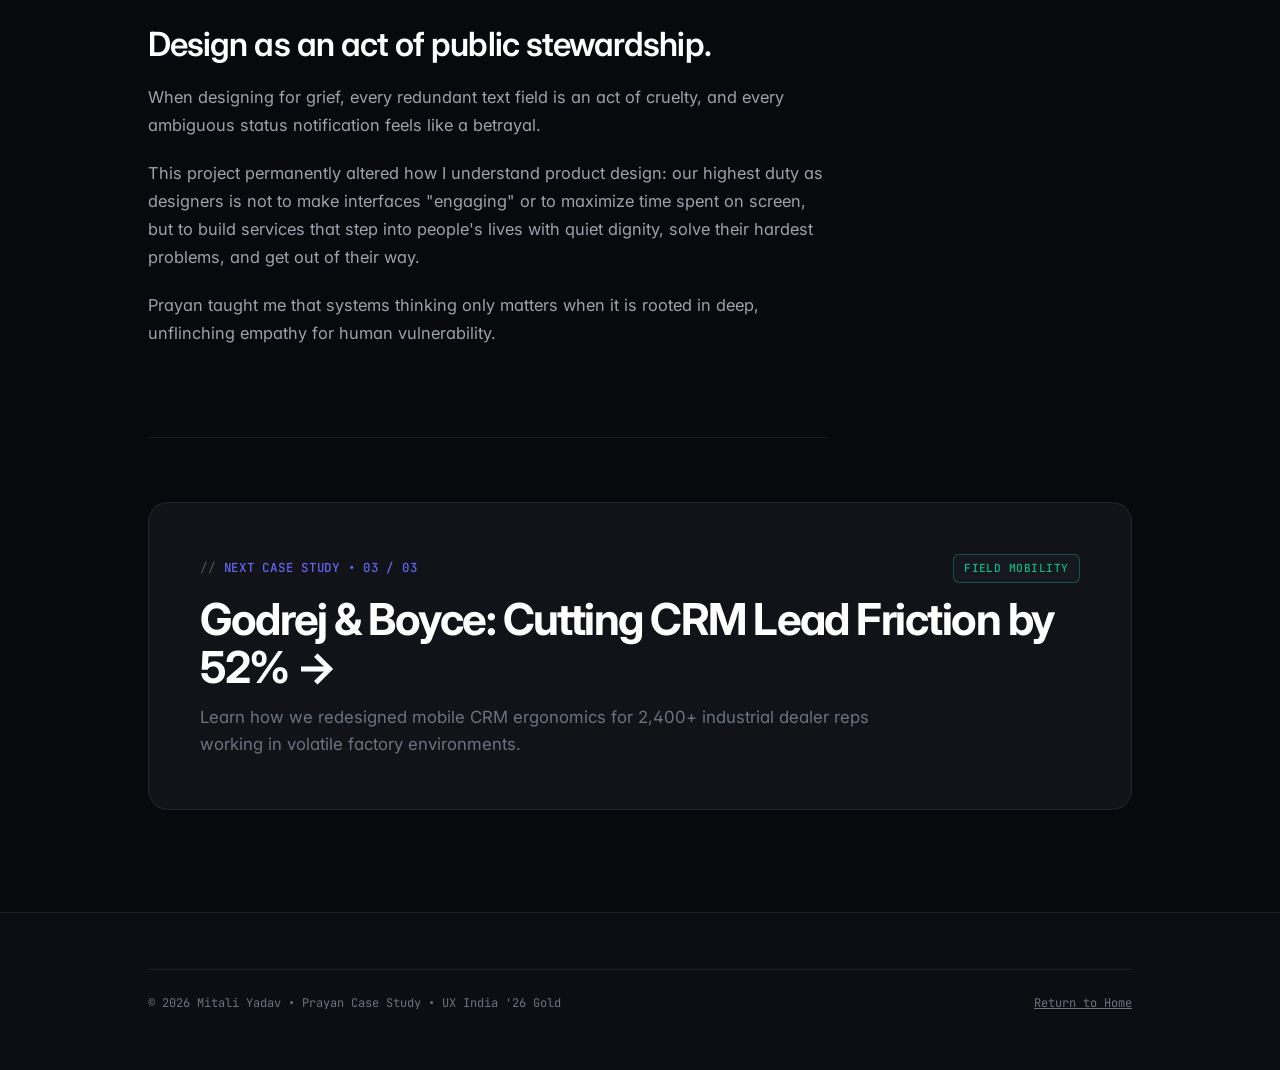
<file: prayan.html>
<!DOCTYPE html>
<html lang="en">
<head>
  <meta charset="UTF-8">
  <meta name="viewport" content="width=device-width, initial-scale=1.0">
  <title>Prayan: Bereavement Service System — Mitali Yadav</title>
  <meta name="description" content="Editorial case study on Prayan — an award-winning service design project re-architecting bereavement administration in India (UX India 2026 Gold Winner).">
  <link rel="stylesheet" href="styles.css">
  <link rel="preconnect" href="https://fonts.googleapis.com">
  <link rel="preconnect" href="https://fonts.gstatic.com" crossorigin>
</head>
<body>

  <!-- ========================================================================
       FLOATING PILL NAVIGATION
       ======================================================================== -->
  <header class="site-header">
    <div class="nav-inner">
      <a href="index.html" class="brand" aria-label="Mitali Yadav Home">
        <div class="brand-monogram">MY</div>
        <div class="brand-details">
          <span class="brand-name">Mitali Yadav</span>
          <span class="brand-role">Product Designer &amp; Technologist</span>
        </div>
      </a>

      <nav aria-label="Main Navigation">
        <ul class="nav-links">
          <li><a href="index.html#work" class="nav-link active">Work</a></li>
          <li><a href="index.html#concepts" class="nav-link">Concepts</a></li>
          <li><a href="index.html#about" class="nav-link">About</a></li>
          <li><a href="index.html#contact" class="nav-link">Contact</a></li>
        </ul>
      </nav>

      <div class="nav-cta-group">
        <a href="index.html#work" class="btn-pill">
          <svg width="12" height="12" viewBox="0 0 24 24" fill="none" stroke="currentColor" stroke-width="2.5"><path d="M19 12H5"></path><path d="M12 19l-7-7 7-7"></path></svg>
          <span>All Projects</span>
        </a>
      </div>
    </div>
  </header>

  <main>
    <!-- ========================================================================
         CASE STUDY HERO (Benchmark: Daksh Mewati & Kailash B)
         ======================================================================== -->
    <section class="cs-hero">
      <div class="container-narrow">
        <a href="index.html#work" class="cs-breadcrumb">
          <svg width="14" height="14" viewBox="0 0 24 24" fill="none" stroke="currentColor" stroke-width="2.2"><path d="M19 12H5"></path><path d="M12 19l-7-7 7-7"></path></svg>
          <span>Back to Selected Work</span>
        </a>

        <div style="margin-bottom: 1.25rem; display: flex; align-items: center; gap: 0.75rem; flex-wrap: wrap;">
          <span class="section-kicker" style="color: #F59E0B;">SERVICE DESIGN &bull; GOVTECH &bull; 2026</span>
          <span class="micro-tag" style="border-color: rgba(245, 158, 11, 0.4); color: #F59E0B;">UX INDIA 2026 GOLD TROPHY</span>
        </div>

        <h1 class="case-study-title" style="margin-bottom: 1.5rem;">
          Simplifying the grueling administrative maze of death for grieving families.
        </h1>

        <p class="body-lead">
          When a family member passes away in India, surviving kin must navigate up to 14 disconnected government and financial entities during acute grief. 
          <strong>Prayan</strong> transforms bureaucratic fragmentation into an empathetic, single-touchpoint transition service—awarded the <strong>Best Student Innovation Gold Award at UX India 2026</strong>.
        </p>

        <!-- Clean 4-Column Metadata Strip -->
        <div class="cs-metadata-grid">
          <div class="cs-meta-cell">
            <span class="micro-label">Role</span>
            <span style="font-weight: 600; font-size: 0.95rem; color: #FFF;">Service Designer &amp; Qualitative Lead</span>
          </div>
          <div class="cs-meta-cell">
            <span class="micro-label">Team</span>
            <span style="font-weight: 600; font-size: 0.95rem; color: #FFF;">3 Designers (MIT ID Graduation Project)</span>
          </div>
          <div class="cs-meta-cell">
            <span class="micro-label">Timeline</span>
            <span style="font-weight: 600; font-size: 0.95rem; color: #FFF;">4 Months (Field Immersion &amp; Co-Design)</span>
          </div>
          <div class="cs-meta-cell">
            <span class="micro-label">Accolade</span>
            <span style="font-weight: 600; font-size: 0.95rem; color: #F59E0B;">Gold Trophy &bull; UX India 2026</span>
          </div>
        </div>
      </div>
    </section>

    <!-- ========================================================================
         HERO SHOWCASE PLACEHOLDER (Daksh & Kailash Style Hero Image)
         ======================================================================== -->
    <section class="section-spacing" style="padding-top: 3.5rem; padding-bottom: 4rem;">
      <div class="container">
        <!-- Asset Slot 01: Hero Service Showcase Banner -->
        <div class="asset-placeholder aspect-16-9">
          <div class="placeholder-badge" style="color: #F59E0B; border-color: rgba(245,158,11,0.4); background: rgba(245,158,11,0.1);">
            <svg width="14" height="14" viewBox="0 0 24 24" fill="none" stroke="currentColor" stroke-width="2"><rect x="3" y="3" width="18" height="18" rx="2" ry="2"></rect><circle cx="8.5" cy="8.5" r="1.5"></circle><polyline points="21 15 16 10 5 21"></polyline></svg>
            <span>ASSET 01 &bull; HERO SERVICE SHOWCASE</span>
          </div>
          <h3 class="placeholder-title">Prayan Empathetic Service System &amp; Family Transition Portal</h3>
          <p class="placeholder-desc">
            Space reserved for primary project hero banner. Recommended asset: High-resolution showcase combining the physical empathetic bereavement dossier box and the digital multi-agency family transition portal interface.
          </p>
          <div class="placeholder-specs">
            <span>Dimensions: 1920 &times; 1080 px</span>
            <span>Aspect Ratio: 16:9</span>
            <span>Format: PNG / WebP</span>
          </div>
        </div>
        <figcaption class="cs-image-caption">
          <span class="caption-num">FIG 1.0</span> Primary service touchpoints: Combined physical empathetic dossier and digital institutional bridge.
        </figcaption>
      </div>
    </section>

    <!-- ========================================================================
         CHAPTER 1: GRIEF AS A COGNITIVE CONSTRAINT
         ======================================================================== -->
    <section class="editorial-split-section border-t-hairline">
      <div class="container">
        <div class="editorial-split-grid">
          
          <!-- Sticky Narrative Column (38%) -->
          <div class="split-sticky-narrative">
            <span class="section-kicker" style="color: #F59E0B;">01. FIELD INSIGHTS</span>
            <h2 class="section-title">Bureaucracy does not pause for grief.</h2>
            <p class="body-text">
              Neuroscience confirms that acute bereavement induces severe short-term memory impairment, cognitive disorientation, and executive function degradation.
            </p>
            <p class="body-text">
              Yet, within 72 hours of a bereavement in India, families are subjected to a bewildering maze: municipal corporators for death certificates, banks for KYC freeze, insurance adjusters, EPF pension filings, and property transfer notices.
            </p>
            <div style="background: var(--surface); border: 1px solid var(--stroke-hairline); border-left: 3px solid #F59E0B; padding: 1.25rem; border-radius: 8px;">
              <span class="micro-label" style="color: #F59E0B; margin-bottom: 0.25rem;">ETHNOGRAPHIC INTERVIEW</span>
              <p style="font-size: 0.92rem; color: #FFF; line-height: 1.55;">
                "I was standing in line at the municipal ward office on Day 3, clutching my father's original hospital death slip. The clerk scolded me for not having 6 photocopies attested by a gazetted officer. I broke down on the floor."
              </p>
            </div>
          </div>

          <!-- Visual Stream Column (62%) -->
          <div class="split-visual-stream">
            
            <!-- Side-by-Side Asset Slots (Assets 02 & 03) -->
            <div class="placeholder-grid-2">
              <div>
                <div class="asset-placeholder aspect-4-3">
                  <div class="placeholder-badge" style="color: #F59E0B; border-color: rgba(245,158,11,0.3);">ASSET 02 &bull; JOURNEY MAP</div>
                  <h4 class="placeholder-title" style="font-size: 1.05rem;">Grief Journey &amp; Cognitive Overload</h4>
                  <p class="placeholder-desc" style="font-size: 0.82rem;">
                    Insert timeline diagram showing cognitive fatigue stages from immediate shock (Days 1–3) to bureaucratic exhaustion (Weeks 2–8).
                  </p>
                  <div class="placeholder-specs"><span>800 &times; 600 px</span><span>Ratio 4:3</span></div>
                </div>
                <figcaption class="cs-image-caption">
                  <span class="caption-num">FIG 2.1</span> Emotional vs cognitive friction curve across 60 days following loss.
                </figcaption>
              </div>

              <div>
                <div class="asset-placeholder aspect-4-3">
                  <div class="placeholder-badge" style="color: #F59E0B; border-color: rgba(245,158,11,0.3);">ASSET 03 &bull; ECOSYSTEM AUDIT</div>
                  <h4 class="placeholder-title" style="font-size: 1.05rem;">14 Disconnected Institutional Silos</h4>
                  <p class="placeholder-desc" style="font-size: 0.82rem;">
                    Insert ecosystem relationship map showing 14 isolated institutions: hospitals, crematoriums, banks, insurers, revenue offices, and court registrars.
                  </p>
                  <div class="placeholder-specs"><span>800 &times; 600 px</span><span>Ratio 4:3</span></div>
                </div>
                <figcaption class="cs-image-caption">
                  <span class="caption-num">FIG 2.2</span> Institutional fragmentation audit: 14 disconnected public and private touchpoints.
                </figcaption>
              </div>
            </div>

            <!-- Quantitative Friction Metrics -->
            <div style="display: grid; grid-template-columns: 1fr 1fr; gap: 1.25rem;">
              <div style="background: var(--surface); border: 1px solid var(--stroke-hairline); padding: 1.5rem; border-radius: 12px;">
                <span class="micro-label">IN-PERSON VISITS</span>
                <div style="font-size: 2.2rem; font-weight: 700; margin: 0.5rem 0; letter-spacing: -0.03em; color: #FFF;">28+ Visits</div>
                <p class="body-secondary" style="font-size: 0.82rem;">Required across municipal offices, branch banks, and court registries to settle basic estates.</p>
              </div>

              <div style="background: var(--surface); border: 1px solid var(--stroke-hairline); padding: 1.5rem; border-radius: 12px;">
                <span class="micro-label">RETRAUMATIZATION</span>
                <div style="font-size: 2.2rem; font-weight: 700; margin: 0.5rem 0; letter-spacing: -0.03em; color: #FFF;">100%</div>
                <p class="body-secondary" style="font-size: 0.82rem;">Of surveyed families reported acute emotional distress having to explain the circumstances of death repeatedly.</p>
              </div>
            </div>

          </div>
        </div>
      </div>
    </section>

    <!-- ========================================================================
         CHAPTER 2: THE SINGLE-TOUCHPOINT SERVICE BLUEPRINT
         ======================================================================== -->
    <section class="section-spacing border-t-hairline" style="background: var(--canvas-alt);">
      <div class="container-narrow">
        <span class="section-kicker" style="color: #F59E0B;">02. SERVICE ARCHITECTURE</span>
        <h2 class="section-title" style="margin-top: 0.5rem; margin-bottom: 1.25rem;">
          One digital notification federated across the entire civic ecosystem.
        </h2>
        <p class="body-lead" style="margin-bottom: 2.5rem;">
          Instead of putting the burden of reconciliation on grieving individuals, Prayan introduces an event-driven civic backbone: the verified hospital death entry securely cascades to civic and financial registries.
        </p>

        <!-- Asset Slot 04: Full Service Blueprint -->
        <div class="asset-placeholder aspect-16-9">
          <div class="placeholder-badge" style="color: #F59E0B; border-color: rgba(245,158,11,0.4);">ASSET 04 &bull; SERVICE BLUEPRINT</div>
          <h3 class="placeholder-title">Comprehensive Prayan Service Blueprint &amp; Data Federation Loop</h3>
          <p class="placeholder-desc">
            Space reserved for macro service blueprint: Frontstage customer journey (Hospital, Bereavement Dossier, Single Digital Consent) &rarr; Backstage Digital Infrastructure (National Data Bus, Bank Account Freeze APIs, Auto-Issue of Legal Heir Certificates) &rarr; Support Processes.
          </p>
          <div class="placeholder-specs">
            <span>Dimensions: 1600 &times; 900 px</span>
            <span>Aspect Ratio: 16:9</span>
            <span>Format: PNG / SVG / WebP</span>
          </div>
        </div>
        <figcaption class="cs-image-caption">
          <span class="caption-num">FIG 3.0</span> Inter-agency service blueprint showing data federation between municipal records and banking networks.
        </figcaption>
      </div>
    </section>

    <!-- ========================================================================
         CHAPTER 3: CORE TOUCHPOINTS & EXPERIENCES (3-Up Grid)
         ======================================================================== -->
    <section class="section-spacing border-t-hairline">
      <div class="container">
        <div style="text-align: center; max-width: 68ch; margin: 0 auto 3rem auto;">
          <span class="section-kicker" style="color: #F59E0B;">03. SERVICE TOUCHPOINTS</span>
          <h2 class="section-title" style="margin-top: 0.5rem; margin-bottom: 1rem;">
            Dignity restored across physical and digital interactions.
          </h2>
          <p class="body-secondary" style="font-size: 1.05rem;">
            Prayan balances soft-touch physical guidance during acute bereavement with high-efficiency digital federation for long-term estate transfers.
          </p>
        </div>

        <!-- 3-Touchpoint Progression (Assets 05A, 05B, 05C) -->
        <div class="placeholder-grid-3">
          <div>
            <div class="asset-placeholder aspect-4-3">
              <div class="placeholder-badge" style="color: #F59E0B; border-color: rgba(245,158,11,0.3);">ASSET 05A &bull; TOUCHPOINT 01</div>
              <h4 class="placeholder-title" style="font-size: 1rem;">1. Hospital Transition Dossier</h4>
              <p class="placeholder-desc" style="font-size: 0.8rem;">
                Image slot showing the tactile physical kit handed to families at discharge: clear checklists, sealed document folders, and single QR access code.
              </p>
              <div class="placeholder-specs"><span>800 &times; 600 px</span><span>Ratio 4:3</span></div>
            </div>
            <figcaption class="cs-image-caption">
              <span class="caption-num">FIG 4.1</span> Physical bereavement transition kit with dignified, calm typography.
            </figcaption>
          </div>

          <div>
            <div class="asset-placeholder aspect-4-3">
              <div class="placeholder-badge" style="color: #F59E0B; border-color: rgba(245,158,11,0.3);">ASSET 05B &bull; TOUCHPOINT 02</div>
              <h4 class="placeholder-title" style="font-size: 1rem;">2. Single-Consent Portal</h4>
              <p class="placeholder-desc" style="font-size: 0.8rem;">
                Image slot showing the clean digital portal where next-of-kin authorize simultaneous death certificate dispatches and pension transitions.
              </p>
              <div class="placeholder-specs"><span>800 &times; 600 px</span><span>Ratio 4:3</span></div>
            </div>
            <figcaption class="cs-image-caption">
              <span class="caption-num">FIG 4.2</span> Single-consent authorization dashboard eliminating in-person agency queues.
            </figcaption>
          </div>

          <div>
            <div class="asset-placeholder aspect-4-3">
              <div class="placeholder-badge" style="color: #F59E0B; border-color: rgba(245,158,11,0.3);">ASSET 05C &bull; TOUCHPOINT 03</div>
              <h4 class="placeholder-title" style="font-size: 1rem;">3. Unified Asset Transfer</h4>
              <p class="placeholder-desc" style="font-size: 0.8rem;">
                Image slot showing the automated financial reconciliation: bank account lockouts, nominee claim validations, and digital probate verification.
              </p>
              <div class="placeholder-specs"><span>800 &times; 600 px</span><span>Ratio 4:3</span></div>
            </div>
            <figcaption class="cs-image-caption">
              <span class="caption-num">FIG 4.3</span> Automated financial asset claims tracking across multiple banking institutions.
            </figcaption>
          </div>
        </div>

      </div>
    </section>

    <!-- ========================================================================
         CHAPTER 4: ETHNOGRAPHIC RESEARCH & CO-DESIGN
         ======================================================================== -->
    <section class="section-spacing border-t-hairline" style="background: var(--canvas-alt);">
      <div class="container-narrow">
        <span class="section-kicker" style="color: #F59E0B;">04. ETHNOGRAPHY &amp; CO-DESIGN</span>
        <h2 class="section-title" style="margin-top: 0.5rem; margin-bottom: 1.25rem;">
          Grounding systemic reform in lived human vulnerability.
        </h2>
        <p class="body-lead" style="margin-bottom: 2.5rem;">
          Over four months of immersive research, we conducted co-design sessions with recently bereaved families, municipal registrar clerks, hospital social workers, and estate attorneys to identify critical points of dignity breakdown.
        </p>

        <!-- Asset Slot 06: Field Research Photo Mosaic -->
        <div class="asset-placeholder aspect-16-10">
          <div class="placeholder-badge" style="color: #F59E0B; border-color: rgba(245,158,11,0.4);">ASSET 06 &bull; CO-DESIGN WORKSHOPS</div>
          <h3 class="placeholder-title">Field Immersion Photography &amp; Co-Design Artifacts</h3>
          <p class="placeholder-desc">
            Space reserved for photo mosaic of field immersion: Participatory co-design workshops with civil registrars, family interview quote cards, and physical paper prototype test sessions.
          </p>
          <div class="placeholder-specs">
            <span>Dimensions: 1600 &times; 1000 px</span>
            <span>Aspect Ratio: 16:10</span>
            <span>Format: PNG / WebP</span>
          </div>
        </div>
        <figcaption class="cs-image-caption">
          <span class="caption-num">FIG 5.0</span> Co-design workshop documentation with public municipal clerks and family advocates.
        </figcaption>
      </div>
    </section>

    <!-- ========================================================================
         CHAPTER 5: UX INDIA 2026 GOLD JURY EVALUATION
         ======================================================================== -->
    <section class="section-spacing border-t-hairline">
      <div class="container-narrow">
        <span class="section-kicker" style="color: #F59E0B;">05. INDUSTRY RECOGNITION</span>
        <h2 class="section-title" style="margin-top: 0.5rem; margin-bottom: 1.25rem;">
          Awarded Best Student Innovation at UX India 2026.
        </h2>
        <p class="body-lead" style="margin-bottom: 2.5rem;">
          Presented on stage at UX India 2026 (International Design Conference), Prayan was awarded the Gold Trophy by an international jury of design leaders for outstanding systemic innovation and emotional empathy in public service design.
        </p>

        <!-- Asset Slot 07: Award Trophy & Stage Presentation -->
        <div class="asset-placeholder aspect-16-9">
          <div class="placeholder-badge" style="color: #F59E0B; border-color: rgba(245,158,11,0.4);">ASSET 07 &bull; UX INDIA GOLD TROPHY</div>
          <h3 class="placeholder-title">UX India 2026 Gold Trophy Award &amp; Conference Presentation</h3>
          <p class="placeholder-desc">
            Space reserved for award verification: Photograph of the UX India 2026 Gold Trophy, conference presentation photo on stage, and the official jury citation.
          </p>
          <div class="placeholder-specs">
            <span>Dimensions: 1600 &times; 900 px</span>
            <span>Aspect Ratio: 16:9</span>
            <span>Format: PNG / WebP</span>
          </div>
        </div>
        <figcaption class="cs-image-caption">
          <span class="caption-num">FIG 6.0</span> UX India 2026 International Design Conference Gold Award citation and trophy.
        </figcaption>

        <!-- Reflection Box -->
        <div class="cs-outro-reflection" style="margin-top: 3.5rem;">
          <span class="section-kicker" style="color: #F59E0B;">CANDID REFLECTION</span>
          <h3 class="section-title" style="margin-top: 0.5rem; margin-bottom: 1.25rem;">
            Design as an act of public stewardship.
          </h3>
          <p class="body-text" style="margin-bottom: 1.25rem;">
            When designing for grief, every redundant text field is an act of cruelty, and every ambiguous status notification feels like a betrayal.
          </p>
          <p class="body-text" style="margin-bottom: 1.25rem;">
            This project permanently altered how I understand product design: our highest duty as designers is not to make interfaces "engaging" or to maximize time spent on screen, but to build services that step into people's lives with quiet dignity, solve their hardest problems, and get out of their way.
          </p>
          <p class="body-text">
            Prayan taught me that systems thinking only matters when it is rooted in deep, unflinching empathy for human vulnerability.
          </p>
        </div>

        <!-- Seamless Next Project Card -->
        <a href="godrej.html" class="next-project-link">
          <div style="display: flex; justify-content: space-between; align-items: baseline; margin-bottom: 0.75rem;">
            <span class="section-kicker" style="margin-bottom: 0;">NEXT CASE STUDY &bull; 03 / 03</span>
            <span class="micro-tag" style="border-color: rgba(16,185,129,0.4); color: #10B981;">FIELD MOBILITY</span>
          </div>
          <h3 class="case-study-title" style="font-size: clamp(1.75rem, 3.5vw, 2.75rem); margin-bottom: 0.75rem;">
            Godrej &amp; Boyce: Cutting CRM Lead Friction by 52% &rarr;
          </h3>
          <p class="body-secondary" style="font-size: 1.05rem; max-width: 65ch;">
            Learn how we redesigned mobile CRM ergonomics for 2,400+ industrial dealer reps working in volatile factory environments.
          </p>
        </a>

      </div>
    </section>
  </main>

  <!-- Site Footer -->
  <footer class="contact-section" style="padding-top: 3.5rem; padding-bottom: 3.5rem;">
    <div class="container-narrow">
      <div class="colophon-bar" style="margin-top: 0;">
        <div>
          <span>&copy; 2026 Mitali Yadav &bull; Prayan Case Study &bull; UX India '26 Gold</span>
        </div>
        <div>
          <a href="index.html" style="text-decoration: underline;">Return to Home</a>
        </div>
      </div>
    </div>
  </footer>

  <script src="script.js"></script>
</body>
</html>
</file>
<file: styles.css>
/* ==========================================================================
   MITALI YADAV — DESIGN PORTFOLIO
   Design System & Editorial Typography
   Aesthetic Benchmark: Daksh Mewati (dakshmewati.com) & Kailash B (iamkailash.xyz)
   Dark Mode • High-Craft Editorial • Industrial Systems & Human Warmth
   ========================================================================== */

@import url('https://fonts.googleapis.com/css2?family=Inter:wght@300;400;500;600;700;800&family=JetBrains+Mono:wght@400;500;600&display=swap');

/* --- Custom Properties & Design Tokens --- */
:root {
  /* Canvas & Dark Atmosphere */
  --canvas: #08090C;
  --canvas-alt: #0D0E13;
  --canvas-elevated: #12141B;
  
  /* Surfaces & Cards */
  --surface: #111319;
  --surface-raised: #161821;
  --surface-elevated: #1C1F2B;
  --surface-tint: rgba(255, 255, 255, 0.03);
  --surface-tint-hover: rgba(255, 255, 255, 0.06);

  /* Editorial Inks */
  --ink-primary: #F8F9FA;
  --ink-secondary: #9CA3AF;
  --ink-tertiary: #6B7280;
  --ink-muted: #4B5563;

  /* Hairline Strokes & Dividers */
  --stroke-hairline: rgba(255, 255, 255, 0.08);
  --stroke-subtle: rgba(255, 255, 255, 0.14);
  --stroke-highlight: rgba(255, 255, 255, 0.22);
  --stroke-accent: rgba(99, 102, 241, 0.4);

  /* Accents & Signals */
  --accent-indigo: #6366F1;
  --accent-indigo-glow: rgba(99, 102, 241, 0.15);
  --accent-emerald: #10B981;
  --accent-emerald-subtle: rgba(16, 185, 129, 0.12);
  --accent-amber: #F59E0B;
  --accent-amber-subtle: rgba(245, 158, 11, 0.12);
  --accent-coral: #FF5733;
  --accent-coral-subtle: rgba(255, 87, 51, 0.12);

  /* Typography */
  --font-sans: 'Inter', -apple-system, BlinkMacSystemFont, "SF Pro Display", "Segoe UI", Roboto, sans-serif;
  --font-mono: 'JetBrains Mono', ui-monospace, SFMono-Regular, "DM Mono", monospace;
  --font-features: 'cv02', 'cv03', 'cv04', 'cv11', 'ss01';

  /* Shadows: Deep Ambient Elevation */
  --shadow-sm: 0 2px 8px rgba(0, 0, 0, 0.35);
  --shadow-md: 0 10px 30px -8px rgba(0, 0, 0, 0.55), 0 0 1px rgba(255, 255, 255, 0.08);
  --shadow-lg: 0 24px 64px -16px rgba(0, 0, 0, 0.75), 0 0 1px rgba(255, 255, 255, 0.12);
  --shadow-glow: 0 0 50px -10px rgba(99, 102, 241, 0.18);

  /* Easing curves */
  --ease-spring: cubic-bezier(0.16, 1, 0.3, 1);
  --ease-smooth: cubic-bezier(0.25, 0.1, 0.25, 1);

  /* Layout dimensions */
  --max-width: 1240px;
  --content-width: 1080px;
  --prose-width: 68ch;
  --section-spacing: 120px;
}

/* --- Base & Reset --- */
*, *::before, *::after {
  box-sizing: border-box;
  margin: 0;
  padding: 0;
}

html {
  font-family: var(--font-sans);
  font-feature-settings: var(--font-features);
  background-color: var(--canvas);
  color: var(--ink-primary);
  line-height: 1.65;
  font-size: 16px;
  -webkit-font-smoothing: antialiased;
  -moz-osx-font-smoothing: grayscale;
  scroll-behavior: smooth;
  text-rendering: optimizeLegibility;
}

body {
  min-height: 100vh;
  display: flex;
  flex-direction: column;
  background-color: var(--canvas);
  position: relative;
  overflow-x: hidden;
  color: var(--ink-primary);
}

/* Subtle atmospheric backdrop glows */
body::before {
  content: "";
  position: fixed;
  top: 0;
  left: 50%;
  transform: translateX(-50%);
  width: 1000px;
  height: 600px;
  background: radial-gradient(circle at 50% 0%, rgba(99, 102, 241, 0.08) 0%, rgba(16, 185, 129, 0.02) 40%, transparent 70%);
  pointer-events: none;
  z-index: 0;
}

/* Grain texture overlay */
body::after {
  content: "";
  position: fixed;
  inset: 0;
  pointer-events: none;
  background-image: radial-gradient(rgba(255, 255, 255, 0.03) 1px, transparent 0);
  background-size: 28px 28px;
  z-index: 999;
}

img, svg {
  display: block;
  max-width: 100%;
}

a {
  color: inherit;
  text-decoration: none;
  transition: all 0.2s var(--ease-smooth);
}

button {
  font-family: inherit;
  font-feature-settings: var(--font-features);
  background: none;
  border: none;
  cursor: pointer;
  color: inherit;
}

/* --- Typographic Hierarchy --- */
h1, h2, h3, h4, h5, h6 {
  font-weight: 600;
  color: var(--ink-primary);
  line-height: 1.15;
}

.display-title {
  font-size: clamp(2.5rem, 5.2vw, 4.25rem);
  font-weight: 700;
  letter-spacing: -0.038em;
  line-height: 1.08;
  color: #FFFFFF;
}

.case-study-title {
  font-size: clamp(2.25rem, 4.5vw, 3.6rem);
  font-weight: 700;
  letter-spacing: -0.035em;
  line-height: 1.1;
  color: #FFFFFF;
}

.section-title {
  font-size: clamp(1.6rem, 2.6vw, 2.25rem);
  font-weight: 600;
  letter-spacing: -0.028em;
  line-height: 1.2;
  color: #FFFFFF;
}

.sub-title {
  font-size: clamp(1.2rem, 1.8vw, 1.45rem);
  font-weight: 500;
  letter-spacing: -0.02em;
  line-height: 1.35;
  color: var(--ink-primary);
}

.body-lead {
  font-size: 1.15rem;
  line-height: 1.7;
  color: var(--ink-secondary);
  max-width: var(--prose-width);
}

.body-text {
  font-size: 1.025rem;
  line-height: 1.7;
  color: var(--ink-secondary);
  max-width: var(--prose-width);
}

.body-secondary {
  font-size: 0.925rem;
  line-height: 1.6;
  color: var(--ink-tertiary);
}

/* Kailash B style Monospace Technical Indicators */
.section-kicker {
  font-family: var(--font-mono);
  font-size: 0.78rem;
  font-weight: 500;
  letter-spacing: 0.06em;
  text-transform: uppercase;
  color: var(--accent-indigo);
  display: inline-flex;
  align-items: center;
  gap: 0.5rem;
  margin-bottom: 0.75rem;
}

.section-kicker::before {
  content: "//";
  opacity: 0.6;
  color: var(--ink-tertiary);
}

.micro-label {
  font-family: var(--font-mono);
  font-size: 0.72rem;
  font-weight: 500;
  text-transform: uppercase;
  letter-spacing: 0.08em;
  color: var(--ink-secondary);
  display: inline-flex;
  align-items: center;
  gap: 0.5rem;
}

.micro-tag {
  font-family: var(--font-mono);
  font-size: 0.7rem;
  font-weight: 500;
  letter-spacing: 0.04em;
  color: var(--ink-secondary);
  background: var(--surface-raised);
  border: 1px solid var(--stroke-hairline);
  padding: 0.25rem 0.65rem;
  border-radius: 6px;
  white-space: nowrap;
}

/* Utilities */
.border-b-hairline { border-bottom: 1px solid var(--stroke-hairline); }
.border-t-hairline { border-top: 1px solid var(--stroke-hairline); }

/* --- Containers --- */
.container {
  width: 100%;
  max-width: var(--max-width);
  margin-left: auto;
  margin-right: auto;
  padding-left: clamp(1.25rem, 4vw, 3rem);
  padding-right: clamp(1.25rem, 4vw, 3rem);
  position: relative;
  z-index: 1;
}

.container-narrow {
  width: 100%;
  max-width: var(--content-width);
  margin-left: auto;
  margin-right: auto;
  padding-left: clamp(1.25rem, 4vw, 3rem);
  padding-right: clamp(1.25rem, 4vw, 3rem);
  position: relative;
  z-index: 1;
}

.section-spacing {
  padding-top: clamp(4.5rem, 8vw, 7.5rem);
  padding-bottom: clamp(4.5rem, 8vw, 7.5rem);
}

/* --- Floating Pill Navigation (Daksh Mewati & Kailash B) --- */
.site-header {
  position: sticky;
  top: 1.25rem;
  z-index: 100;
  width: 100%;
  display: flex;
  justify-content: center;
  padding: 0 1.25rem;
  pointer-events: none;
}

.nav-inner {
  pointer-events: auto;
  display: flex;
  align-items: center;
  justify-content: space-between;
  gap: 2rem;
  background: rgba(17, 19, 25, 0.78);
  backdrop-filter: blur(20px) saturate(180%);
  -webkit-backdrop-filter: blur(20px) saturate(180%);
  border: 1px solid var(--stroke-hairline);
  border-radius: 9999px;
  padding: 0.6rem 1.25rem;
  box-shadow: 0 12px 36px rgba(0, 0, 0, 0.4), 0 0 1px rgba(255, 255, 255, 0.1);
  transition: all 0.3s var(--ease-spring);
  max-width: 980px;
  width: 100%;
}

.nav-inner:hover {
  border-color: var(--stroke-subtle);
}

.brand {
  display: flex;
  align-items: center;
  gap: 0.75rem;
}

.brand-monogram {
  width: 32px;
  height: 32px;
  border-radius: 50%;
  background: linear-gradient(135deg, #1E222D, #13151D);
  border: 1px solid var(--stroke-subtle);
  color: #FFF;
  font-family: var(--font-mono);
  font-size: 0.75rem;
  font-weight: 700;
  display: grid;
  place-items: center;
  box-shadow: 0 2px 6px rgba(0,0,0,0.4);
}

.brand-details {
  display: flex;
  flex-direction: column;
}

.brand-name {
  font-size: 0.88rem;
  font-weight: 600;
  color: #FFF;
  letter-spacing: -0.01em;
}

.brand-role {
  font-size: 0.7rem;
  color: var(--ink-secondary);
  font-family: var(--font-mono);
}

.nav-links {
  display: flex;
  align-items: center;
  gap: 1.5rem;
  list-style: none;
}

.nav-link {
  font-size: 0.82rem;
  font-weight: 500;
  color: var(--ink-secondary);
  letter-spacing: 0.02em;
  padding: 0.4rem 0.6rem;
  border-radius: 6px;
  transition: color 0.18s ease;
}

.nav-link:hover,
.nav-link.active {
  color: #FFFFFF;
}

.nav-cta-group {
  display: flex;
  align-items: center;
  gap: 0.85rem;
}

/* Pulsing Status Dot */
.status-pill {
  display: inline-flex;
  align-items: center;
  gap: 0.5rem;
  font-family: var(--font-mono);
  font-size: 0.72rem;
  font-weight: 500;
  color: #E2E8F0;
  background: rgba(16, 185, 129, 0.08);
  border: 1px solid rgba(16, 185, 129, 0.24);
  padding: 0.3rem 0.75rem;
  border-radius: 9999px;
}

.status-dot {
  width: 7px;
  height: 7px;
  border-radius: 50%;
  background: var(--accent-emerald);
  position: relative;
}

.status-dot::after {
  content: "";
  position: absolute;
  inset: -3px;
  border-radius: 50%;
  border: 1.5px solid var(--accent-emerald);
  opacity: 0.6;
  animation: pulse-ring 2.2s infinite var(--ease-spring);
}

@keyframes pulse-ring {
  0% { transform: scale(0.8); opacity: 0.8; }
  100% { transform: scale(2.4); opacity: 0; }
}

/* Pill Buttons */
.btn-pill {
  display: inline-flex;
  align-items: center;
  gap: 0.5rem;
  padding: 0.55rem 1.15rem;
  font-size: 0.82rem;
  font-weight: 500;
  border-radius: 9999px;
  background: var(--surface-raised);
  color: var(--ink-primary);
  border: 1px solid var(--stroke-hairline);
  transition: all 0.24s var(--ease-spring);
  box-shadow: 0 2px 8px rgba(0, 0, 0, 0.2);
}

.btn-pill:hover {
  background: var(--surface-elevated);
  border-color: var(--stroke-highlight);
  color: #FFFFFF;
  transform: translateY(-1px);
}

.btn-pill-primary {
  background: #FFFFFF;
  color: #08090C;
  font-weight: 600;
  border: 1px solid #FFFFFF;
  box-shadow: 0 4px 16px rgba(255, 255, 255, 0.15);
}

.btn-pill-primary:hover {
  background: #E5E7EB;
  color: #000;
  transform: translateY(-2px);
  box-shadow: 0 6px 20px rgba(255, 255, 255, 0.25);
}

.btn-pill-indigo {
  background: var(--accent-indigo);
  color: #FFFFFF;
  border: 1px solid var(--accent-indigo);
  box-shadow: 0 4px 20px var(--accent-indigo-glow);
}

.btn-pill-indigo:hover {
  background: #4F46E5;
  transform: translateY(-2px);
  box-shadow: 0 6px 24px rgba(99, 102, 241, 0.35);
}

/* --- Hero Section --- */
.hero-section {
  padding-top: clamp(4rem, 8vw, 7rem);
  padding-bottom: clamp(4rem, 8vw, 6rem);
}

.hero-content {
  display: flex;
  flex-direction: column;
  gap: 1.75rem;
  max-width: 980px;
}

.hero-meta-strip {
  display: flex;
  align-items: center;
  gap: 1rem;
  flex-wrap: wrap;
}

.hero-lead-text {
  font-size: clamp(1.15rem, 1.8vw, 1.35rem);
  line-height: 1.68;
  color: var(--ink-secondary);
  max-width: 78ch;
}

.hero-lead-text strong {
  color: #FFFFFF;
  font-weight: 600;
}

.hero-actions {
  display: flex;
  align-items: center;
  gap: 1rem;
  flex-wrap: wrap;
  margin-top: 0.5rem;
}

/* Proof Bar */
.experience-proof-bar {
  display: grid;
  grid-template-columns: repeat(auto-fit, minmax(200px, 1fr));
  gap: 1.25rem;
  margin-top: 2rem;
  padding: 1.5rem;
  background: var(--surface);
  border: 1px solid var(--stroke-hairline);
  border-radius: 14px;
}

.proof-item {
  display: flex;
  flex-direction: column;
  gap: 0.25rem;
}

.proof-label {
  font-family: var(--font-mono);
  font-size: 0.68rem;
  text-transform: uppercase;
  letter-spacing: 0.08em;
  color: var(--ink-tertiary);
}

.proof-val {
  font-size: 0.95rem;
  font-weight: 600;
  color: #FFFFFF;
}

/* --- Section Headers --- */
.section-header-block {
  display: flex;
  justify-content: space-between;
  align-items: flex-end;
  margin-bottom: 3.5rem;
  border-bottom: 1px solid var(--stroke-hairline);
  padding-bottom: 1.5rem;
}

.section-counter {
  font-family: var(--font-mono);
  font-size: 0.85rem;
  color: var(--ink-tertiary);
}

/* --- Selected Work Grid (Kailash & Daksh Benchmark) --- */
.work-grid {
  display: flex;
  flex-direction: column;
  gap: 4rem;
}

.work-card {
  background: var(--surface);
  border: 1px solid var(--stroke-hairline);
  border-radius: 20px;
  overflow: hidden;
  display: grid;
  grid-template-columns: 1fr;
  transition: all 0.35s var(--ease-spring);
  box-shadow: var(--shadow-sm);
  position: relative;
}

.work-card:hover {
  border-color: var(--stroke-highlight);
  transform: translateY(-4px);
  box-shadow: var(--shadow-lg), var(--shadow-glow);
}

.work-card-media {
  position: relative;
  background: var(--canvas-alt);
  border-bottom: 1px solid var(--stroke-hairline);
  padding: clamp(2rem, 4vw, 3.5rem);
  display: flex;
  align-items: center;
  justify-content: center;
  overflow: hidden;
}

.craft-badge {
  position: absolute;
  top: 1.25rem;
  left: 1.25rem;
  z-index: 5;
  font-family: var(--font-mono);
  font-size: 0.68rem;
  font-weight: 600;
  letter-spacing: 0.06em;
  text-transform: uppercase;
  padding: 0.3rem 0.75rem;
  background: rgba(13, 14, 19, 0.85);
  border: 1px solid var(--stroke-subtle);
  border-radius: 6px;
  color: #FFF;
  backdrop-filter: blur(8px);
}

.work-card-content {
  padding: clamp(2rem, 3.5vw, 3rem);
  display: flex;
  flex-direction: column;
  gap: 1.25rem;
}

.project-meta-row {
  display: flex;
  align-items: center;
  justify-content: space-between;
  flex-wrap: wrap;
  gap: 0.75rem;
}

.project-specs-line {
  font-family: var(--font-mono);
  font-size: 0.75rem;
  font-weight: 500;
  text-transform: uppercase;
  letter-spacing: 0.08em;
  color: var(--accent-indigo);
}

.work-card-title {
  font-size: clamp(1.8rem, 2.8vw, 2.5rem);
  font-weight: 700;
  letter-spacing: -0.03em;
  color: #FFFFFF;
}

.work-card-desc {
  font-size: 1.05rem;
  line-height: 1.68;
  color: var(--ink-secondary);
}

.work-card-tags {
  display: flex;
  flex-wrap: wrap;
  gap: 0.5rem;
}

.work-card-footer {
  display: flex;
  align-items: center;
  justify-content: space-between;
  margin-top: 1rem;
  padding-top: 1.25rem;
  border-top: 1px solid var(--stroke-hairline);
}

.metric-pill {
  font-family: var(--font-mono);
  font-size: 0.78rem;
  color: var(--accent-emerald);
  display: inline-flex;
  align-items: center;
  gap: 0.4rem;
}

/* --- Concepts & Vibe Code Section (Kailash B style) --- */
.concepts-grid {
  display: grid;
  grid-template-columns: repeat(auto-fit, minmax(320px, 1fr));
  gap: 1.75rem;
}

.concept-card {
  background: var(--surface);
  border: 1px solid var(--stroke-hairline);
  border-radius: 14px;
  padding: 1.75rem;
  display: flex;
  flex-direction: column;
  gap: 1rem;
  transition: all 0.28s var(--ease-spring);
}

.concept-card:hover {
  border-color: var(--stroke-highlight);
  transform: translateY(-3px);
  box-shadow: var(--shadow-md);
}

.concept-card-header {
  display: flex;
  justify-content: space-between;
  align-items: center;
}

.concept-card-title {
  font-size: 1.15rem;
  font-weight: 600;
  color: #FFF;
}

.concept-card-body {
  font-size: 0.9rem;
  color: var(--ink-secondary);
  line-height: 1.6;
}

/* --- Tactile Mockup Canvases (Code-Based Preview Frames) --- */
.mockup-canvas {
  width: 100%;
  background: #0E1015;
  border: 1px solid var(--stroke-subtle);
  border-radius: 12px;
  overflow: hidden;
  box-shadow: 0 20px 50px rgba(0, 0, 0, 0.5);
  transition: transform 0.3s var(--ease-spring);
}

.mockup-canvas:hover {
  border-color: var(--stroke-highlight);
}

.mockup-header-bar {
  display: flex;
  align-items: center;
  justify-content: space-between;
  padding: 0.65rem 1rem;
  background: #141720;
  border-bottom: 1px solid var(--stroke-hairline);
}

.mockup-controls {
  display: flex;
  align-items: center;
  gap: 6px;
}

.mockup-dot {
  width: 10px;
  height: 10px;
  border-radius: 50%;
}

.mockup-address {
  font-family: var(--font-mono);
  font-size: 0.7rem;
  color: var(--ink-secondary);
  display: flex;
  align-items: center;
  gap: 0.4rem;
  background: rgba(0, 0, 0, 0.35);
  padding: 0.2rem 0.85rem;
  border-radius: 6px;
  border: 1px solid rgba(255, 255, 255, 0.05);
}

.mockup-body {
  background: #0B0C10;
  padding: 1.5rem;
}

/* ========================================================================
   EDITORIAL ASSET PLACEHOLDER COMPONENT (Daksh Mewati & Kailash B Benchmark)
   Structured, high-aesthetic layout slots for images, mockups & diagrams
   ======================================================================== */
.asset-placeholder {
  position: relative;
  width: 100%;
  background: linear-gradient(135deg, rgba(22, 25, 34, 0.95) 0%, rgba(14, 16, 22, 0.98) 100%);
  border: 1px dashed rgba(255, 255, 255, 0.20);
  border-radius: 16px;
  overflow: hidden;
  display: flex;
  flex-direction: column;
  align-items: center;
  justify-content: center;
  text-align: center;
  padding: 3.5rem 2rem;
  transition: all 0.35s var(--ease-spring);
  box-shadow: var(--shadow-md);
}

.asset-placeholder::before {
  /* Subtle blueprint grid */
  content: "";
  position: absolute;
  inset: 0;
  background-image: 
    linear-gradient(rgba(255, 255, 255, 0.035) 1px, transparent 1px),
    linear-gradient(90deg, rgba(255, 255, 255, 0.035) 1px, transparent 1px);
  background-size: 28px 28px;
  pointer-events: none;
  opacity: 0.8;
}

.asset-placeholder:hover {
  border-color: rgba(99, 102, 241, 0.6);
  border-style: solid;
  transform: translateY(-2px);
  box-shadow: 0 16px 40px rgba(0, 0, 0, 0.6), 0 0 30px rgba(99, 102, 241, 0.15);
}

/* Aspect ratio containers */
.aspect-16-9 { aspect-ratio: 16 / 9; min-height: 380px; }
.aspect-16-10 { aspect-ratio: 16 / 10; min-height: 360px; }
.aspect-4-3 { aspect-ratio: 4 / 3; min-height: 300px; }
.aspect-21-9 { aspect-ratio: 21 / 9; min-height: 420px; }
.aspect-mobile { aspect-ratio: 9 / 18.5; max-width: 320px; margin: 0 auto; }

.placeholder-badge {
  display: inline-flex;
  align-items: center;
  gap: 0.5rem;
  font-family: var(--font-mono);
  font-size: 0.72rem;
  font-weight: 600;
  letter-spacing: 0.08em;
  text-transform: uppercase;
  color: var(--accent-indigo);
  background: rgba(99, 102, 241, 0.12);
  border: 1px solid rgba(99, 102, 241, 0.3);
  padding: 0.35rem 0.85rem;
  border-radius: 9999px;
  margin-bottom: 1.25rem;
  position: relative;
  z-index: 2;
}

.placeholder-title {
  font-size: 1.35rem;
  font-weight: 700;
  color: #FFFFFF;
  letter-spacing: -0.02em;
  margin-bottom: 0.65rem;
  position: relative;
  z-index: 2;
  max-width: 55ch;
}

.placeholder-desc {
  font-size: 0.95rem;
  color: var(--ink-secondary);
  line-height: 1.6;
  max-width: 60ch;
  margin-bottom: 1.5rem;
  position: relative;
  z-index: 2;
}

.placeholder-specs {
  display: flex;
  align-items: center;
  gap: 1rem;
  font-family: var(--font-mono);
  font-size: 0.72rem;
  color: var(--ink-tertiary);
  background: rgba(0, 0, 0, 0.4);
  padding: 0.4rem 0.9rem;
  border-radius: 6px;
  border: 1px solid var(--stroke-hairline);
  position: relative;
  z-index: 2;
  flex-wrap: wrap;
  justify-content: center;
}

.placeholder-specs span {
  display: flex;
  align-items: center;
  gap: 0.4rem;
}

.cs-image-caption {
  font-family: var(--font-mono);
  font-size: 0.75rem;
  color: var(--ink-tertiary);
  margin-top: 0.85rem;
  display: flex;
  align-items: baseline;
  gap: 0.5rem;
  line-height: 1.5;
}

.caption-num {
  color: var(--accent-indigo);
  font-weight: 600;
}

/* Grids for Double & Triple Placeholders */
.placeholder-grid-2 {
  display: grid;
  grid-template-columns: 1fr 1fr;
  gap: 1.75rem;
  width: 100%;
}

.placeholder-grid-3 {
  display: grid;
  grid-template-columns: repeat(3, 1fr);
  gap: 1.5rem;
  width: 100%;
}

@media (max-width: 900px) {
  .placeholder-grid-2,
  .placeholder-grid-3 {
    grid-template-columns: 1fr;
  }
}

/* --- Case Study Editorial Architecture --- */
.cs-hero {
  padding-top: clamp(3rem, 6vw, 5.5rem);
  padding-bottom: clamp(3rem, 6vw, 5rem);
  border-bottom: 1px solid var(--stroke-hairline);
}

.cs-breadcrumb {
  display: inline-flex;
  align-items: center;
  gap: 0.5rem;
  font-family: var(--font-mono);
  font-size: 0.78rem;
  color: var(--ink-secondary);
  margin-bottom: 2rem;
  transition: color 0.2s ease;
}

.cs-breadcrumb:hover {
  color: #FFFFFF;
}

.cs-metadata-grid {
  display: grid;
  grid-template-columns: repeat(auto-fit, minmax(180px, 1fr));
  gap: 1.5rem;
  margin-top: 3rem;
  padding: 1.75rem;
  background: var(--surface);
  border: 1px solid var(--stroke-hairline);
  border-radius: 14px;
}

.cs-meta-cell {
  display: flex;
  flex-direction: column;
  gap: 0.35rem;
}

/* Sticky Editorial Split (40/60) */
.editorial-split-section {
  padding-top: clamp(4rem, 8vw, 7rem);
  padding-bottom: clamp(4rem, 8vw, 7rem);
}

.editorial-split-grid {
  display: grid;
  grid-template-columns: 38% 1fr;
  gap: clamp(2rem, 5vw, 4.5rem);
  align-items: start;
}

.split-sticky-narrative {
  position: sticky;
  top: 6rem;
  display: flex;
  flex-direction: column;
  gap: 1.25rem;
}

.split-visual-stream {
  display: flex;
  flex-direction: column;
  gap: 2.5rem;
}

@media (max-width: 960px) {
  .editorial-split-grid {
    grid-template-columns: 1fr;
  }
  .split-sticky-narrative {
    position: static;
  }
}

/* Comparison Cards */
.comparison-grid {
  display: grid;
  grid-template-columns: 1fr 1fr;
  gap: 1.75rem;
  margin-top: 2rem;
}

@media (max-width: 768px) {
  .comparison-grid {
    grid-template-columns: 1fr;
  }
}

.comparison-card {
  background: var(--surface);
  border: 1px solid var(--stroke-hairline);
  border-radius: 14px;
  overflow: hidden;
  display: flex;
  flex-direction: column;
}

.comparison-header {
  padding: 0.85rem 1.25rem;
  background: var(--surface-raised);
  border-bottom: 1px solid var(--stroke-hairline);
  font-family: var(--font-mono);
  font-size: 0.72rem;
  letter-spacing: 0.06em;
  text-transform: uppercase;
  color: var(--ink-secondary);
  font-weight: 500;
  display: flex;
  align-items: center;
  justify-content: space-between;
}

.comparison-body {
  padding: 1.75rem;
  display: flex;
  flex-direction: column;
  gap: 1.25rem;
}

/* Outro & Next Project Strip */
.cs-outro-reflection {
  padding-top: clamp(4rem, 7vw, 6.5rem);
  padding-bottom: clamp(4rem, 7vw, 6.5rem);
  border-bottom: 1px solid var(--stroke-hairline);
  max-width: var(--prose-width);
}

.next-project-link {
  display: block;
  margin-top: 4rem;
  padding: clamp(2rem, 4vw, 3.5rem);
  background: var(--surface);
  border: 1px solid var(--stroke-hairline);
  border-radius: 20px;
  transition: all 0.35s var(--ease-spring);
}

.next-project-link:hover {
  border-color: var(--stroke-highlight);
  background: var(--surface-raised);
  transform: translateY(-4px);
  box-shadow: var(--shadow-lg), var(--shadow-glow);
}

/* --- About & Skills Section --- */
.skills-matrix-grid {
  display: grid;
  grid-template-columns: repeat(auto-fit, minmax(260px, 1fr));
  gap: 1.75rem;
  margin-top: 2.5rem;
}

.skill-card {
  background: var(--surface);
  border: 1px solid var(--stroke-hairline);
  border-radius: 14px;
  padding: 1.75rem;
  display: flex;
  flex-direction: column;
  gap: 0.75rem;
  transition: all 0.24s var(--ease-smooth);
}

.skill-card:hover {
  border-color: var(--stroke-highlight);
  background: var(--surface-raised);
}

.skill-card-title {
  font-size: 1.05rem;
  font-weight: 600;
  color: #FFF;
}

/* --- Contact & Footer --- */
.contact-section {
  padding-top: clamp(5rem, 9vw, 8rem);
  padding-bottom: clamp(4rem, 7vw, 6rem);
  border-top: 1px solid var(--stroke-hairline);
  background: var(--canvas-alt);
}

.contact-card {
  background: var(--surface);
  border: 1px solid var(--stroke-hairline);
  border-radius: 24px;
  padding: clamp(2.5rem, 5vw, 4.5rem);
  text-align: center;
  display: flex;
  flex-direction: column;
  align-items: center;
  gap: 1.5rem;
  box-shadow: var(--shadow-md);
}

.social-links-row {
  display: flex;
  align-items: center;
  justify-content: center;
  gap: 1.5rem;
  flex-wrap: wrap;
  margin-top: 1.5rem;
}

.social-link {
  font-family: var(--font-mono);
  font-size: 0.82rem;
  color: var(--ink-secondary);
  display: inline-flex;
  align-items: center;
  gap: 0.4rem;
  transition: color 0.18s ease;
}

.social-link:hover {
  color: #FFFFFF;
}

.colophon-bar {
  margin-top: 4rem;
  padding-top: 1.5rem;
  border-top: 1px solid var(--stroke-hairline);
  display: flex;
  justify-content: space-between;
  align-items: center;
  flex-wrap: wrap;
  gap: 1rem;
  font-family: var(--font-mono);
  font-size: 0.75rem;
  color: var(--ink-tertiary);
}

/* --- Toast Notification --- */
.toast-notice {
  position: fixed;
  bottom: 2rem;
  right: 2rem;
  background: #1C1F2B;
  color: #FFFFFF;
  border: 1px solid var(--stroke-subtle);
  padding: 0.75rem 1.25rem;
  border-radius: 9999px;
  font-size: 0.85rem;
  font-family: var(--font-mono);
  box-shadow: 0 12px 32px rgba(0, 0, 0, 0.5);
  opacity: 0;
  transform: translateY(12px);
  transition: all 0.3s var(--ease-spring);
  pointer-events: none;
  z-index: 1000;
}

.toast-notice.visible {
  opacity: 1;
  transform: translateY(0);
}

/* --- Scroll Reveal Animations --- */
.reveal-on-scroll {
  opacity: 0;
  transform: translateY(28px);
  transition: opacity 0.7s var(--ease-spring), transform 0.7s var(--ease-spring);
}

.reveal-on-scroll.is-revealed {
  opacity: 1;
  transform: translateY(0);
}

/* --- Mobile Nav / Responsiveness --- */
@media (max-width: 820px) {
  .site-header {
    top: 0.75rem;
  }
  .nav-inner {
    padding: 0.5rem 1rem;
  }
  .nav-links {
    display: none; /* Mobile view: clean focus on brand & action */
  }
  .status-pill {
    display: none;
  }
}
</file>
